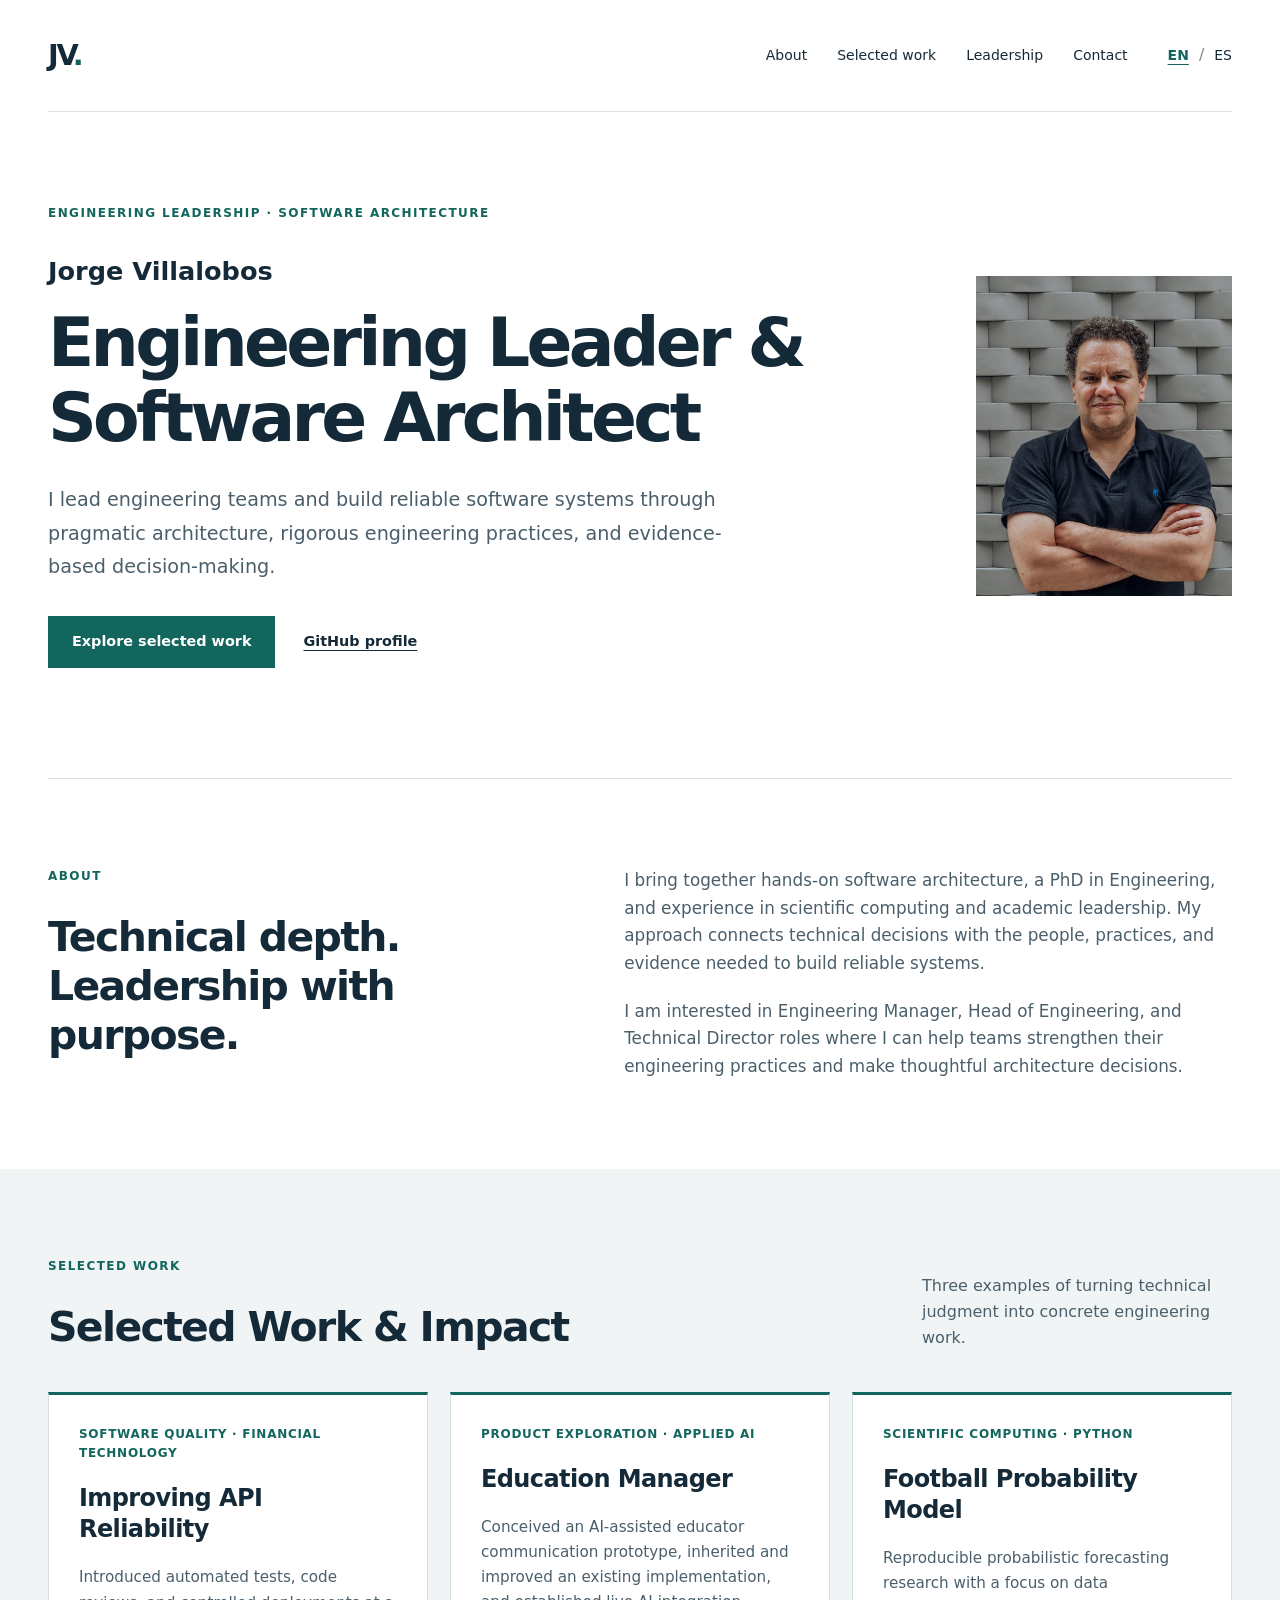
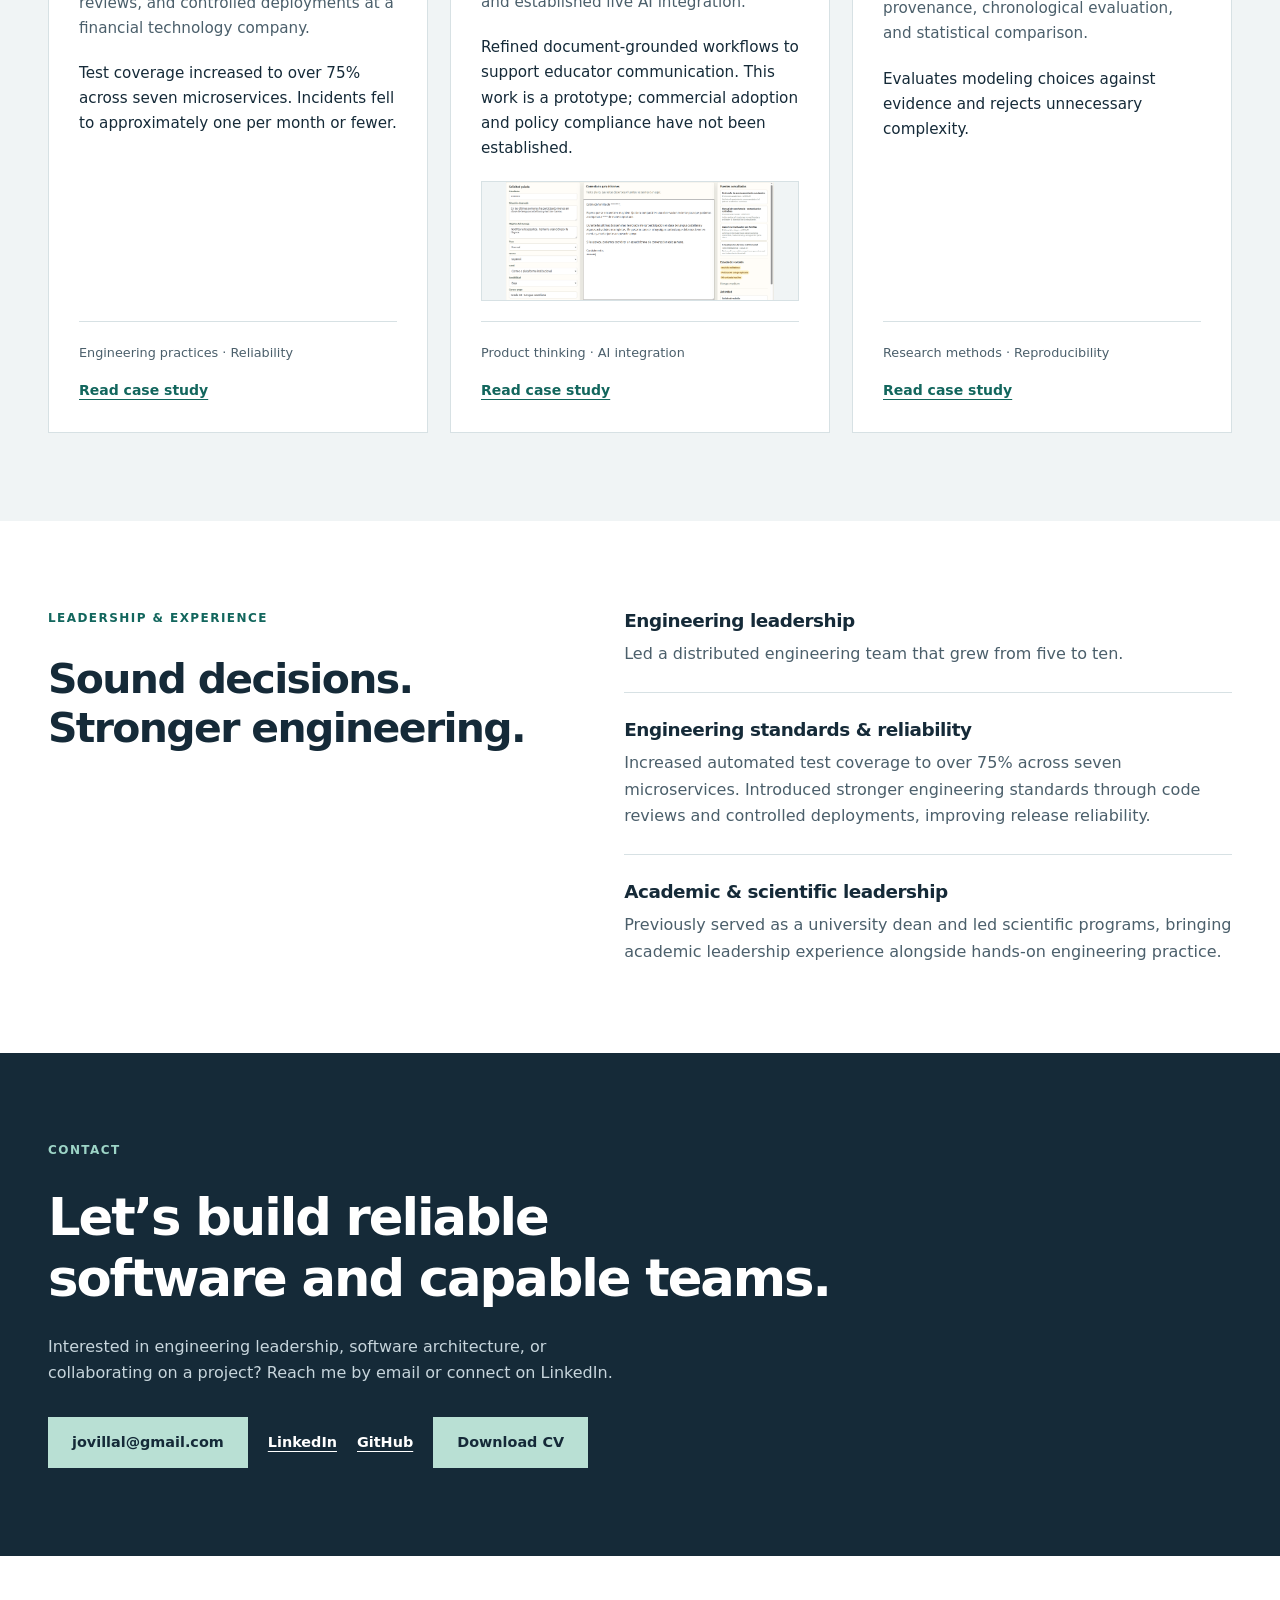
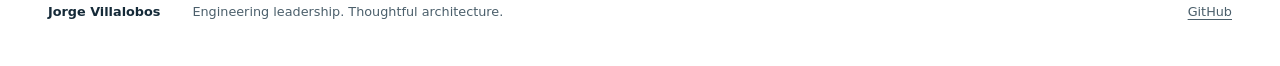
<file: index.html>
<!doctype html>
<html lang="en">
<head>
  <meta charset="utf-8">
  <meta name="viewport" content="width=device-width, initial-scale=1">
  <meta name="description" content="Engineering leadership and pragmatic software architecture. Selected work by Jorge Villalobos in API reliability, AI-assisted education, and probabilistic forecasting.">
  <meta name="color-scheme" content="light">
  <title>Jorge Villalobos — Engineering Leader & Software Architect</title>
  <link rel="alternate" hreflang="en" href="./">
  <link rel="alternate" hreflang="es" href="es/">
  <link rel="icon" type="image/svg+xml" href="assets/favicon.svg">
  <link rel="stylesheet" href="assets/styles.css">
</head>
<body>
  <a class="skip-link" href="#main">Skip to content</a>
  <header class="site-header container">
    <a class="wordmark" href="./" aria-label="Jorge Villalobos">JV<span aria-hidden="true">.</span></a>
    <nav class="main-nav" aria-label="Main navigation"><a href="#about">About</a><a href="#work">Selected work</a><a href="#leadership">Leadership</a><a href="#contact">Contact</a></nav>
    <nav class="language-nav" aria-label="Language"><a href="./" lang="en" hreflang="en" aria-label="English" aria-current="page">EN</a><span aria-hidden="true">/</span><a href="es/" lang="es" hreflang="es" aria-label="Español" >ES</a></nav>
  </header>
  <main id="main" tabindex="-1">
    <section class="hero hero--portrait container" aria-labelledby="hero-title">
      <div class="hero-copy">
        <p class="eyebrow">Engineering leadership · Software architecture</p>
        <p class="hero-name">Jorge Villalobos</p>
        <h1 id="hero-title">Engineering <span class="keep-together">Leader &amp;</span><br>Software Architect</h1>
        <p class="hero-intro">I lead engineering teams and build reliable software systems through pragmatic architecture, rigorous engineering practices, and evidence-based decision-making.</p>
        <div class="hero-actions"><a class="button" href="#work">Explore selected work</a><a class="text-link" href="https://github.com/jovillal">GitHub profile</a></div>
      </div>
      <img class="hero-portrait" src="assets/images/jorge-villalobos-portrait.webp" width="960" height="1200" alt="Portrait of Jorge Villalobos">
    </section>
    <section class="about section container" id="about" aria-labelledby="about-title">
      <div><p class="eyebrow">About</p><h2 id="about-title">Technical depth.<br>Leadership with purpose.</h2></div>
      <div class="section-copy"><p>I bring together hands-on software architecture, a PhD in Engineering, and experience in scientific computing and academic leadership. My approach connects technical decisions with the people, practices, and evidence needed to build reliable systems.</p><p>I am interested in Engineering Manager, Head of Engineering, and Technical Director roles where I can help teams strengthen their engineering practices and make thoughtful architecture decisions.</p></div>
    </section>
    <section class="work-section" id="work" aria-labelledby="work-title"><div class="container section">
      <div class="section-heading"><div><p class="eyebrow">Selected work</p><h2 id="work-title">Selected Work &amp; Impact</h2></div><p>Three examples of turning technical judgment into concrete engineering work.</p></div>
      <div class="project-grid"><article class="project"><p class="eyebrow">Software quality · Financial technology</p><h3>Improving API Reliability</h3><p>Introduced automated tests, code reviews, and controlled deployments at a financial technology company.</p><p class="outcome">Test coverage increased to over 75% across seven microservices. Incidents fell to approximately one per month or fewer.</p><div class="project-footer"><span>Engineering practices · Reliability</span><a class="project-link" href="case-studies/api-reliability/">Read case study</a></div></article><article class="project"><p class="eyebrow">Product exploration · Applied AI</p><h3>Education Manager</h3><p>Conceived an AI-assisted educator communication prototype, inherited and improved an existing implementation, and established live AI integration.</p><p class="outcome">Refined document-grounded workflows to support educator communication. This work is a prototype; commercial adoption and policy compliance have not been established.</p><a class="project-preview" href="assets/images/education-manager-workflow.png" aria-label="Open full-resolution Education Manager screenshot (Spanish interface)"><img src="assets/images/education-manager-workflow.png" width="1587" height="698" loading="lazy" alt="Spanish-language Education Manager interface showing a guided educator request, a draft message to a student’s family, and consulted institutional sources."></a><div class="project-footer"><span>Product thinking · AI integration</span><a class="project-link" href="case-studies/education-manager/">Read case study</a></div></article><article class="project"><p class="eyebrow">Scientific computing · Python</p><h3>Football Probability Model</h3><p>Reproducible probabilistic forecasting research with a focus on data provenance, chronological evaluation, and statistical comparison.</p><p class="outcome">Evaluates modeling choices against evidence and rejects unnecessary complexity.</p><div class="project-footer"><span>Research methods · Reproducibility</span><a class="project-link" href="case-studies/football-probability-model/">Read case study</a></div></article></div>
    </div></section>
    <section class="leadership section container" id="leadership" aria-labelledby="leadership-title">
      <div><p class="eyebrow">Leadership & experience</p><h2 id="leadership-title">Sound decisions.<br>Stronger engineering.</h2></div><div><div class="leadership-item"><h3>Engineering leadership</h3><p>Led a distributed engineering team that grew from five to ten.</p></div><div class="leadership-item"><h3>Engineering standards &amp; reliability</h3><p>Increased automated test coverage to over 75% across seven microservices. Introduced stronger engineering standards through code reviews and controlled deployments, improving release reliability.</p></div><div class="leadership-item"><h3>Academic &amp; scientific leadership</h3><p>Previously served as a university dean and led scientific programs, bringing academic leadership experience alongside hands-on engineering practice.</p></div></div>
    </section>
    <section class="contact" id="contact" aria-labelledby="contact-title"><div class="container section"><p class="eyebrow">Contact</p><h2 id="contact-title">Let’s build reliable<br> software and capable teams.</h2><p>Interested in engineering leadership, software architecture, or collaborating on a project? Reach me by email or connect on LinkedIn.</p><nav class="contact-links" aria-label="Contact links"><a class="button" href="mailto:jovillal@gmail.com">jovillal@gmail.com</a><a class="text-link" href="https://www.linkedin.com/in/jorge-villalobos-duran/">LinkedIn</a><a class="text-link" href="https://github.com/jovillal">GitHub</a><a class="button" href="assets/cv/Jorge_Villalobos_CV_Portfolio_EN.pdf" download>Download CV</a></nav></div></section>
  </main>
  <footer class="site-footer container"><span>Jorge Villalobos</span><p>Engineering leadership. Thoughtful architecture.</p><a href="https://github.com/jovillal">GitHub</a></footer>
</body>
</html>
</file>
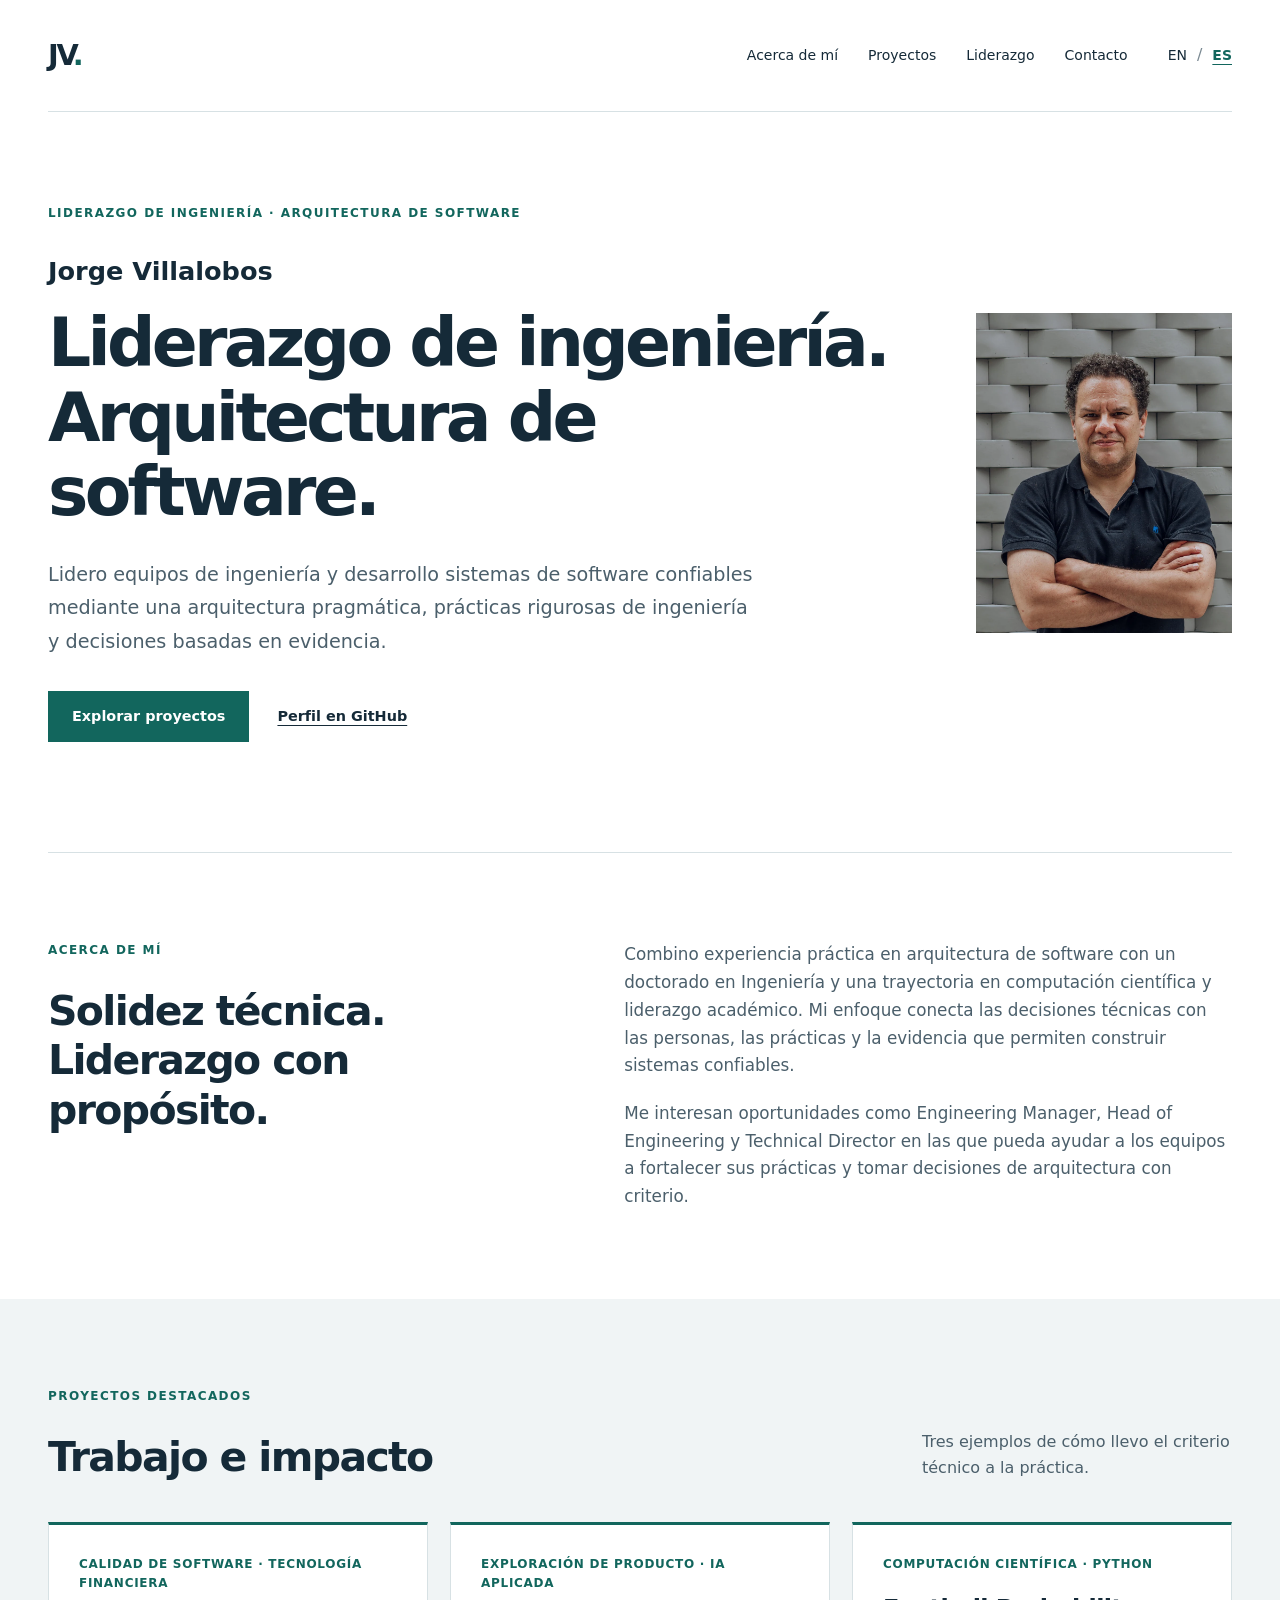
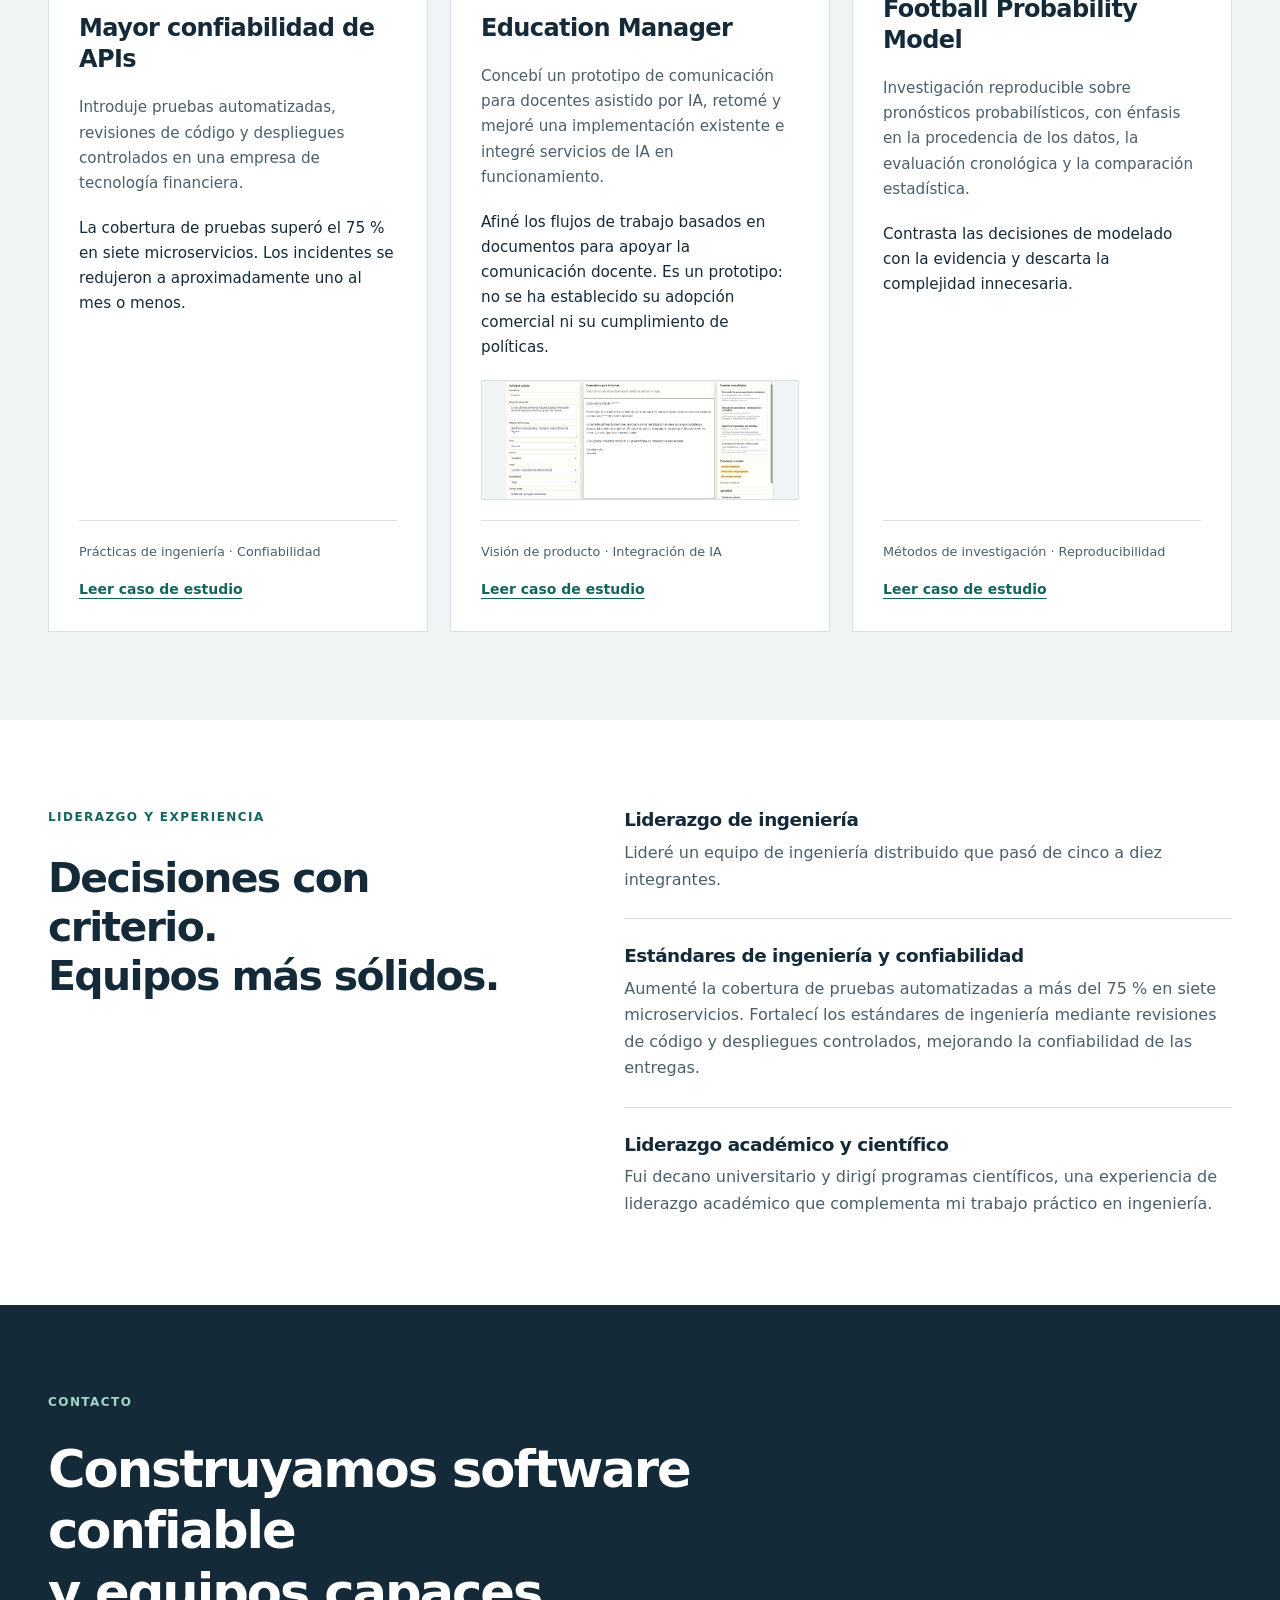
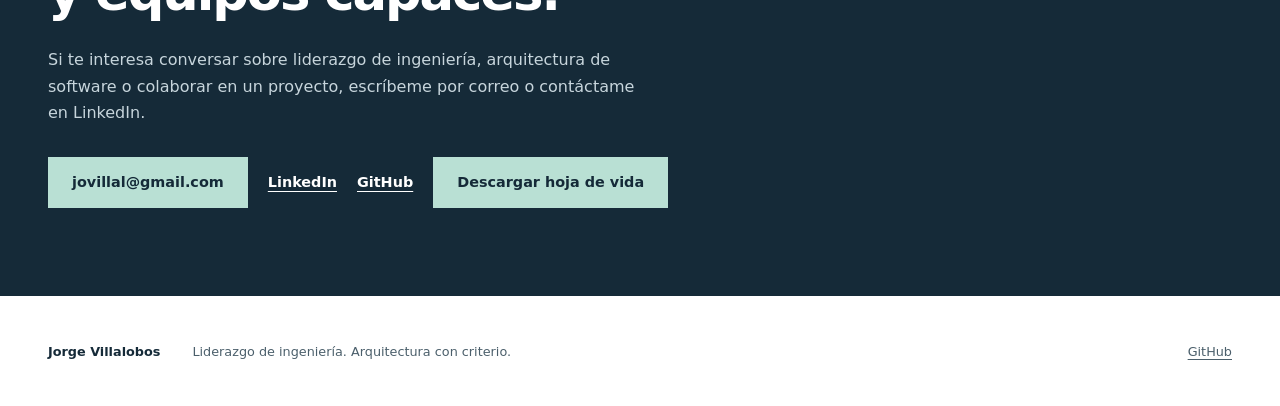
<file: es/index.html>
<!doctype html>
<html lang="es">
<head>
  <meta charset="utf-8">
  <meta name="viewport" content="width=device-width, initial-scale=1">
  <meta name="description" content="Liderazgo de equipos y arquitectura de software con criterio práctico. Proyectos de Jorge Villalobos en confiabilidad de APIs, IA para educación y pronósticos probabilísticos.">
  <meta name="color-scheme" content="light">
  <title>Jorge Villalobos — Liderazgo de ingeniería y arquitectura de software</title>
  <link rel="alternate" hreflang="en" href=".././">
  <link rel="alternate" hreflang="es" href="../es/">
  <link rel="icon" type="image/svg+xml" href="../assets/favicon.svg">
  <link rel="stylesheet" href="../assets/styles.css">
</head>
<body>
  <a class="skip-link" href="#main">Ir al contenido</a>
  <header class="site-header container">
    <a class="wordmark" href="../" aria-label="Jorge Villalobos">JV<span aria-hidden="true">.</span></a>
    <nav class="main-nav" aria-label="Navegación principal"><a href="#about">Acerca de mí</a><a href="#work">Proyectos</a><a href="#leadership">Liderazgo</a><a href="#contact">Contacto</a></nav>
    <nav class="language-nav" aria-label="Idioma"><a href=".././" lang="en" hreflang="en" aria-label="English" >EN</a><span aria-hidden="true">/</span><a href="../es/" lang="es" hreflang="es" aria-label="Español" aria-current="page">ES</a></nav>
  </header>
  <main id="main" tabindex="-1">
    <section class="hero hero--portrait container" aria-labelledby="hero-title">
      <div class="hero-copy">
        <p class="eyebrow">Liderazgo de ingeniería · Arquitectura de software</p>
        <p class="hero-name">Jorge Villalobos</p>
        <h1 id="hero-title">Liderazgo de ingeniería.<br>Arquitectura de software.</h1>
        <p class="hero-intro">Lidero equipos de ingeniería y desarrollo sistemas de software confiables mediante una arquitectura pragmática, prácticas rigurosas de ingeniería y decisiones basadas en evidencia.</p>
        <div class="hero-actions"><a class="button" href="#work">Explorar proyectos</a><a class="text-link" href="https://github.com/jovillal">Perfil en GitHub</a></div>
      </div>
      <img class="hero-portrait" src="../assets/images/jorge-villalobos-portrait.webp" width="960" height="1200" alt="Retrato de Jorge Villalobos">
    </section>
    <section class="about section container" id="about" aria-labelledby="about-title">
      <div><p class="eyebrow">Acerca de mí</p><h2 id="about-title">Solidez técnica.<br>Liderazgo con propósito.</h2></div>
      <div class="section-copy"><p>Combino experiencia práctica en arquitectura de software con un doctorado en Ingeniería y una trayectoria en computación científica y liderazgo académico. Mi enfoque conecta las decisiones técnicas con las personas, las prácticas y la evidencia que permiten construir sistemas confiables.</p><p>Me interesan oportunidades como Engineering Manager, Head of Engineering y Technical Director en las que pueda ayudar a los equipos a fortalecer sus prácticas y tomar decisiones de arquitectura con criterio.</p></div>
    </section>
    <section class="work-section" id="work" aria-labelledby="work-title"><div class="container section">
      <div class="section-heading"><div><p class="eyebrow">Proyectos destacados</p><h2 id="work-title">Trabajo e impacto</h2></div><p>Tres ejemplos de cómo llevo el criterio técnico a la práctica.</p></div>
      <div class="project-grid"><article class="project"><p class="eyebrow">Calidad de software · Tecnología financiera</p><h3>Mayor confiabilidad de APIs</h3><p>Introduje pruebas automatizadas, revisiones de código y despliegues controlados en una empresa de tecnología financiera.</p><p class="outcome">La cobertura de pruebas superó el 75 % en siete microservicios. Los incidentes se redujeron a aproximadamente uno al mes o menos.</p><div class="project-footer"><span>Prácticas de ingeniería · Confiabilidad</span><a class="project-link" href="casos/confiabilidad-api/">Leer caso de estudio</a></div></article><article class="project"><p class="eyebrow">Exploración de producto · IA aplicada</p><h3>Education Manager</h3><p>Concebí un prototipo de comunicación para docentes asistido por IA, retomé y mejoré una implementación existente e integré servicios de IA en funcionamiento.</p><p class="outcome">Afiné los flujos de trabajo basados en documentos para apoyar la comunicación docente. Es un prototipo: no se ha establecido su adopción comercial ni su cumplimiento de políticas.</p><a class="project-preview" href="../assets/images/education-manager-workflow.png" aria-label="Abrir captura de Education Manager en resolución completa (interfaz en español)"><img src="../assets/images/education-manager-workflow.png" width="1587" height="698" loading="lazy" alt="Interfaz de Education Manager en español con una solicitud guiada del docente, un borrador de mensaje para la familia de un estudiante y las fuentes institucionales consultadas."></a><div class="project-footer"><span>Visión de producto · Integración de IA</span><a class="project-link" href="casos/education-manager/">Leer caso de estudio</a></div></article><article class="project"><p class="eyebrow">Computación científica · Python</p><h3>Football Probability Model</h3><p>Investigación reproducible sobre pronósticos probabilísticos, con énfasis en la procedencia de los datos, la evaluación cronológica y la comparación estadística.</p><p class="outcome">Contrasta las decisiones de modelado con la evidencia y descarta la complejidad innecesaria.</p><div class="project-footer"><span>Métodos de investigación · Reproducibilidad</span><a class="project-link" href="casos/football-probability-model/">Leer caso de estudio</a></div></article></div>
    </div></section>
    <section class="leadership section container" id="leadership" aria-labelledby="leadership-title">
      <div><p class="eyebrow">Liderazgo y experiencia</p><h2 id="leadership-title">Decisiones con criterio.<br>Equipos más sólidos.</h2></div><div><div class="leadership-item"><h3>Liderazgo de ingeniería</h3><p>Lideré un equipo de ingeniería distribuido que pasó de cinco a diez integrantes.</p></div><div class="leadership-item"><h3>Estándares de ingeniería y confiabilidad</h3><p>Aumenté la cobertura de pruebas automatizadas a más del 75 % en siete microservicios. Fortalecí los estándares de ingeniería mediante revisiones de código y despliegues controlados, mejorando la confiabilidad de las entregas.</p></div><div class="leadership-item"><h3>Liderazgo académico y científico</h3><p>Fui decano universitario y dirigí programas científicos, una experiencia de liderazgo académico que complementa mi trabajo práctico en ingeniería.</p></div></div>
    </section>
    <section class="contact" id="contact" aria-labelledby="contact-title"><div class="container section"><p class="eyebrow">Contacto</p><h2 id="contact-title">Construyamos software confiable<br> y equipos capaces.</h2><p>Si te interesa conversar sobre liderazgo de ingeniería, arquitectura de software o colaborar en un proyecto, escríbeme por correo o contáctame en LinkedIn.</p><nav class="contact-links" aria-label="Enlaces de contacto"><a class="button" href="mailto:jovillal@gmail.com">jovillal@gmail.com</a><a class="text-link" href="https://www.linkedin.com/in/jorge-villalobos-duran/">LinkedIn</a><a class="text-link" href="https://github.com/jovillal">GitHub</a><a class="button" href="../assets/cv/Jorge_Villalobos_CV_Portfolio_ES.pdf" download>Descargar hoja de vida</a></nav></div></section>
  </main>
  <footer class="site-footer container"><span>Jorge Villalobos</span><p>Liderazgo de ingeniería. Arquitectura con criterio.</p><a href="https://github.com/jovillal">GitHub</a></footer>
</body>
</html>
</file>
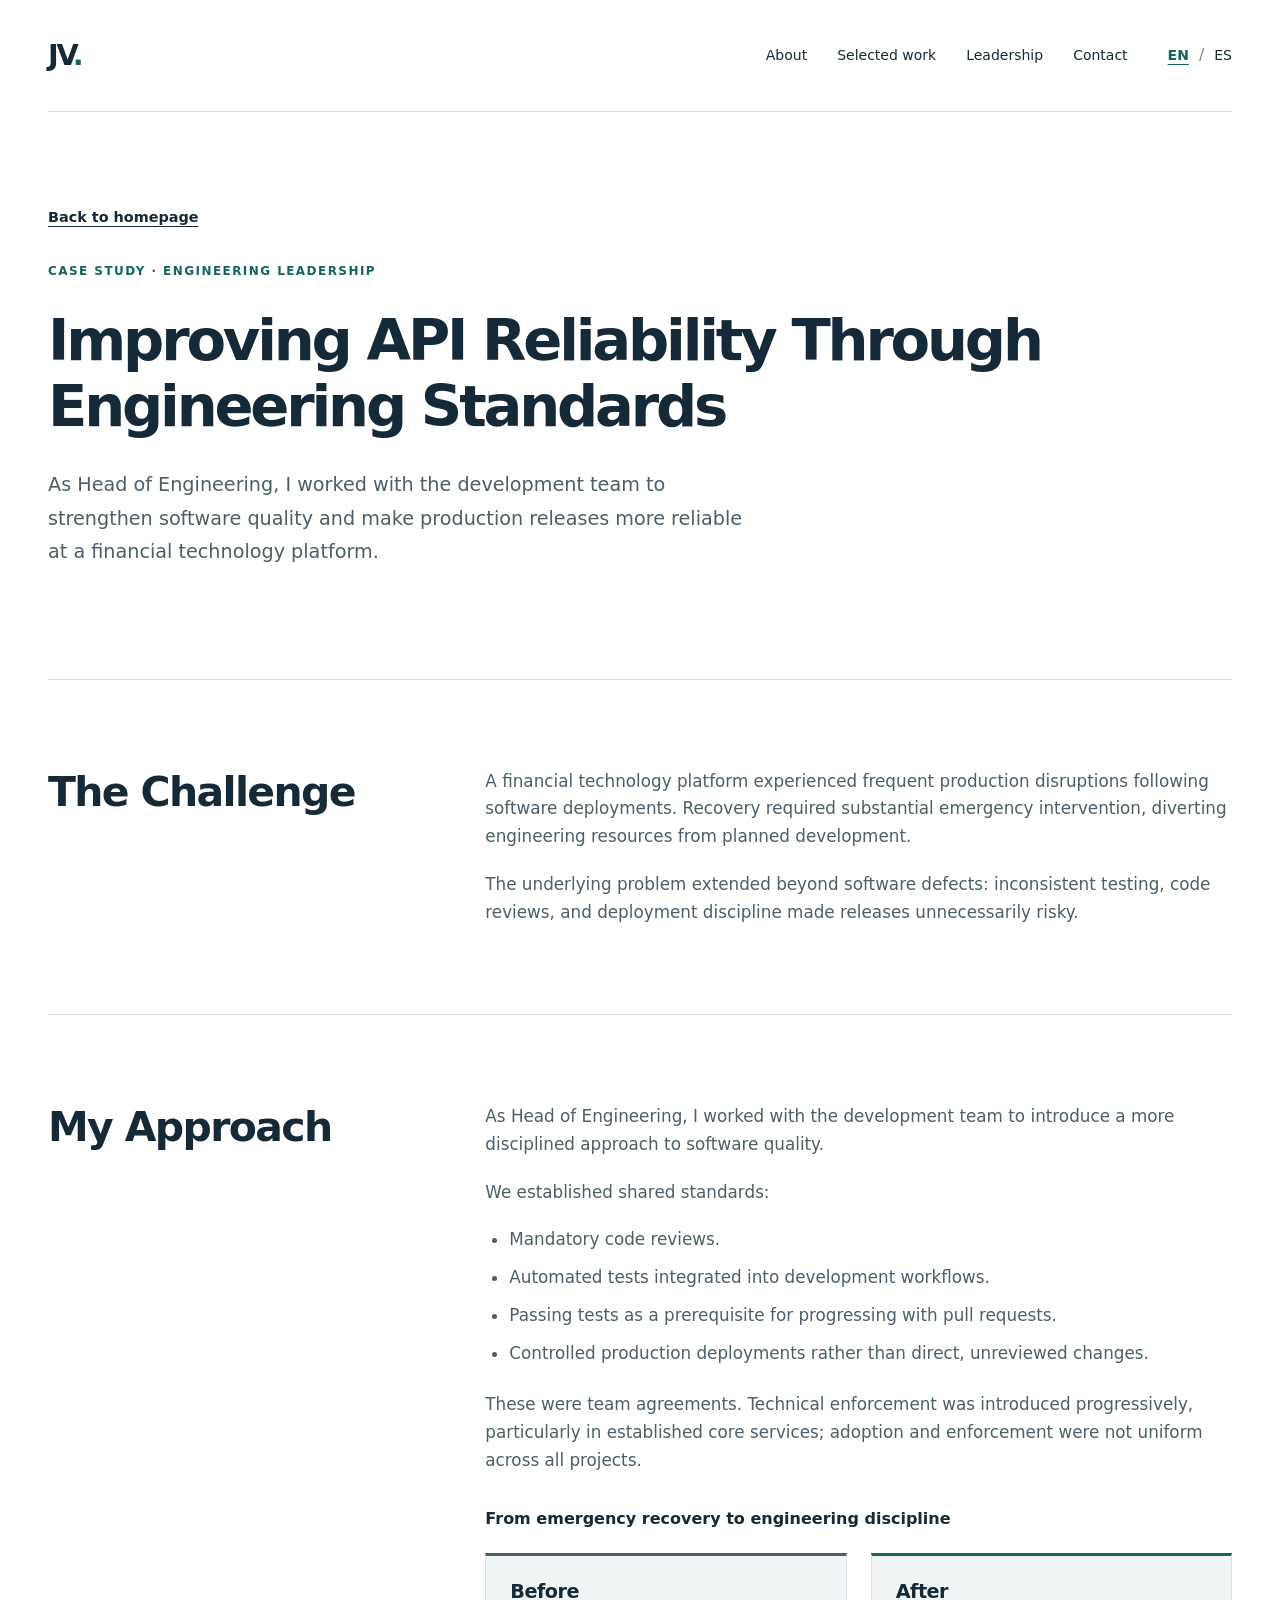
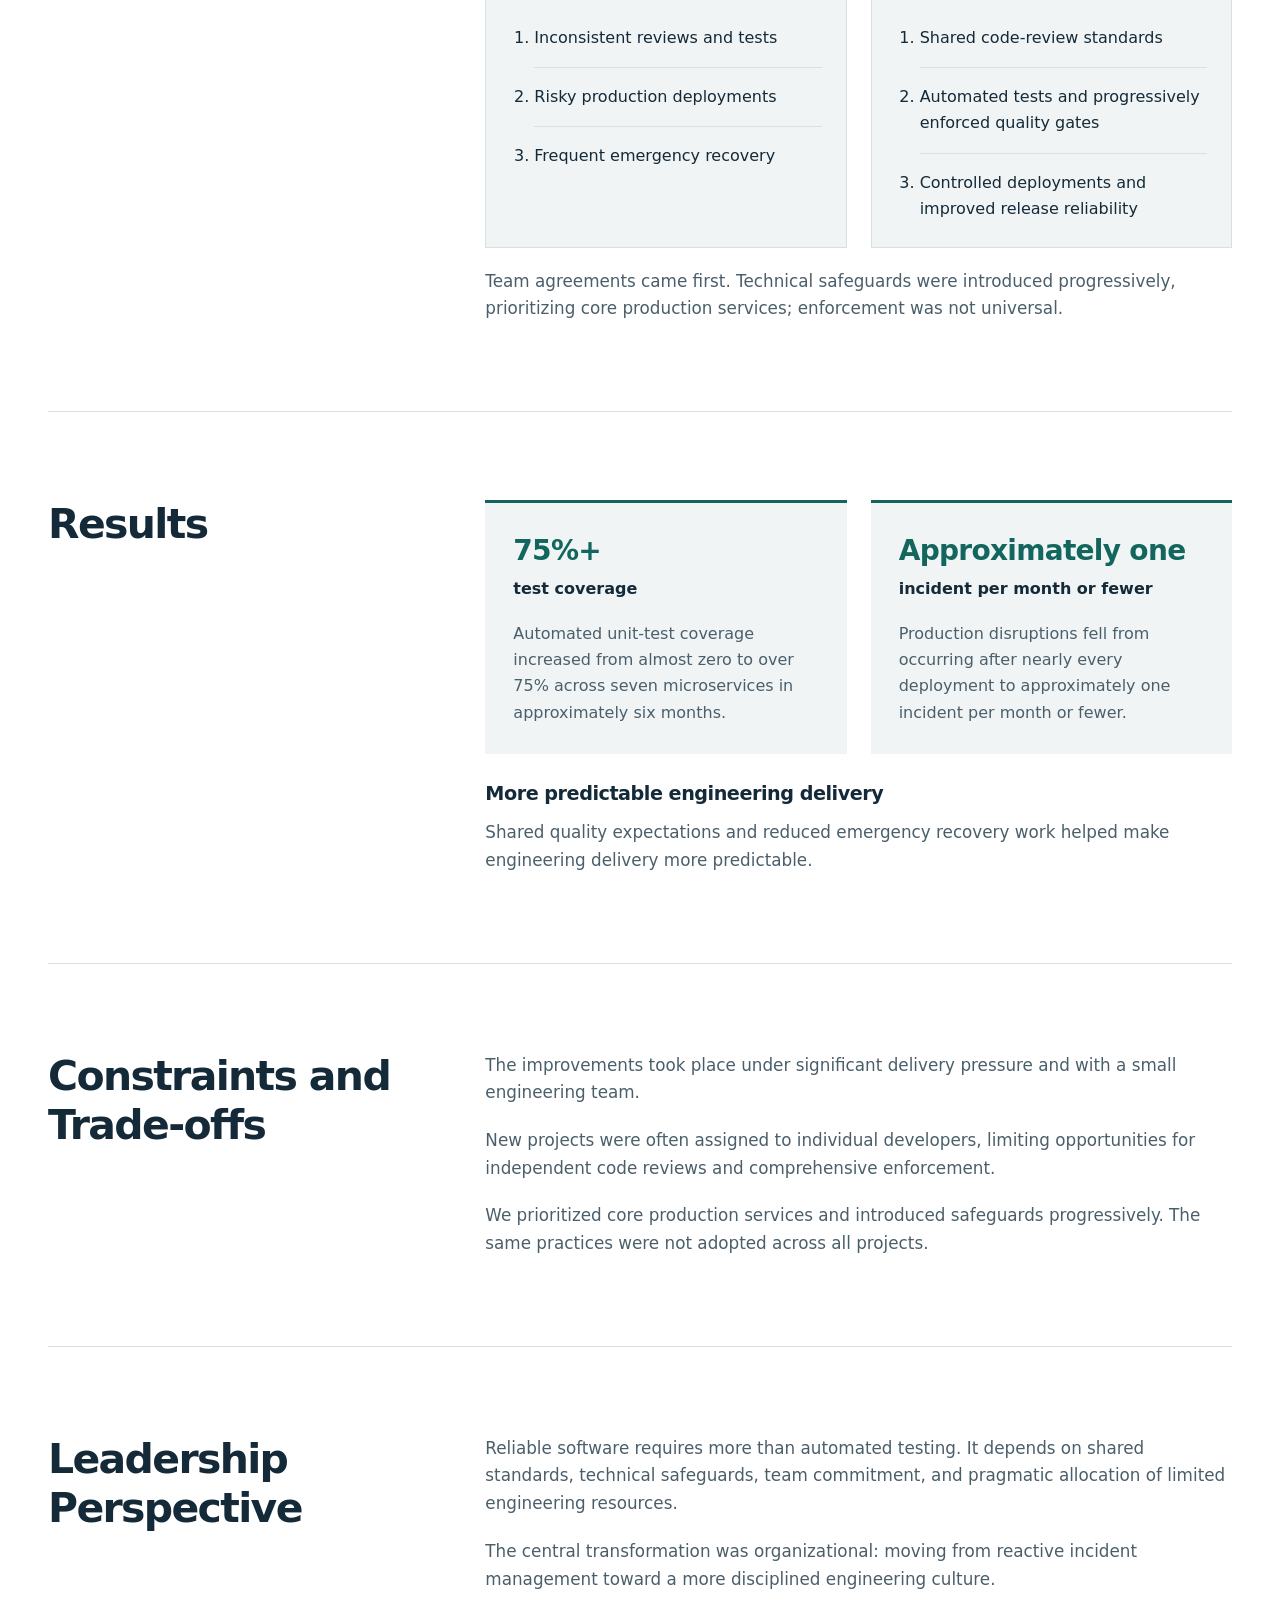
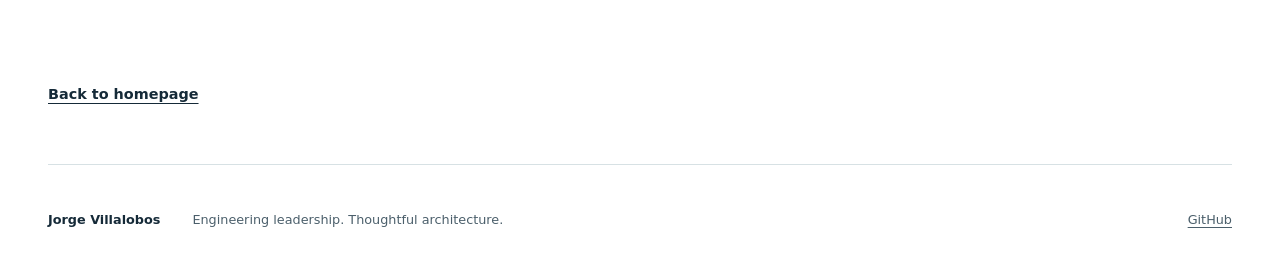
<file: case-studies/api-reliability/index.html>
<!doctype html>
<html lang="en">
<head>
  <meta charset="utf-8">
  <meta name="viewport" content="width=device-width, initial-scale=1">
  <meta name="description" content="How shared engineering standards and progressively enforced safeguards improved API reliability: over 75% unit-test coverage across seven microservices and fewer production incidents.">
  <meta name="color-scheme" content="light">
  <title>Improving API Reliability Through Engineering Standards — Jorge Villalobos</title>
  <link rel="alternate" hreflang="en" href="./">
  <link rel="alternate" hreflang="es" href="../../es/casos/confiabilidad-api/">
  <link rel="icon" type="image/svg+xml" href="../../assets/favicon.svg">
  <link rel="stylesheet" href="../../assets/styles.css">
</head>
<body>
  <a class="skip-link" href="#main">Skip to content</a>
  <header class="site-header container">
    <a class="wordmark" href="../../" aria-label="Jorge Villalobos">JV<span aria-hidden="true">.</span></a>
    <nav class="main-nav" aria-label="Main navigation"><a href="../../#about">About</a><a href="../../#work">Selected work</a><a href="../../#leadership">Leadership</a><a href="../../#contact">Contact</a></nav>
    <nav class="language-nav" aria-label="Language"><a href="./" lang="en" hreflang="en" aria-label="English" aria-current="page">EN</a><span aria-hidden="true">/</span><a href="../../es/casos/confiabilidad-api/" lang="es" hreflang="es" aria-label="Español">ES</a></nav>
  </header>
  <main id="main" tabindex="-1">
    <article class="case-study" aria-labelledby="case-title">
      <header class="hero container">
        <a class="text-link case-back" href="../../">Back to homepage</a>
        <p class="eyebrow">Case study · Engineering leadership</p>
        <h1 id="case-title">Improving API Reliability Through Engineering Standards</h1>
        <p class="hero-intro">As Head of Engineering, I worked with the development team to strengthen software quality and make production releases more reliable at a financial technology platform.</p>
      </header>
      <section class="case-section section container" aria-labelledby="challenge-title">
        <h2 id="challenge-title">The Challenge</h2>
        <div class="section-copy"><p>A financial technology platform experienced frequent production disruptions following software deployments. Recovery required substantial emergency intervention, diverting engineering resources from planned development.</p>
          <p>The underlying problem extended beyond software defects: inconsistent testing, code reviews, and deployment discipline made releases unnecessarily risky.</p></div>
      </section>
      <section class="case-section section container" aria-labelledby="approach-title">
        <h2 id="approach-title">My Approach</h2>
        <div class="section-copy"><p>As Head of Engineering, I worked with the development team to introduce a more disciplined approach to software quality.</p>
          <p>We established shared standards:</p>
          <ul>
            <li>Mandatory code reviews.</li>
            <li>Automated tests integrated into development workflows.</li>
            <li>Passing tests as a prerequisite for progressing with pull requests.</li>
            <li>Controlled production deployments rather than direct, unreviewed changes.</li>
          </ul>
          <p>These were team agreements. Technical enforcement was introduced progressively, particularly in established core services; adoption and enforcement were not uniform across all projects.</p>
          <figure class="process-illustration" aria-labelledby="process-caption">
            <figcaption id="process-caption">From emergency recovery to engineering discipline</figcaption>
            <div class="process-comparison">
              <div class="process-panel">
                <h3>Before</h3>
                <ol><li>Inconsistent reviews and tests</li><li>Risky production deployments</li><li>Frequent emergency recovery</li></ol>
              </div>
              <div class="process-panel">
                <h3>After</h3>
                <ol><li>Shared code-review standards</li><li>Automated tests and progressively enforced quality gates</li><li>Controlled deployments and improved release reliability</li></ol>
              </div>
            </div>
            <p>Team agreements came first. Technical safeguards were introduced progressively, prioritizing core production services; enforcement was not universal.</p>
          </figure></div>
      </section>
      <section class="case-section section container" aria-labelledby="results-title">
        <h2 id="results-title">Results</h2>
        <div class="section-copy"><dl class="case-metrics">
            <div><dt><strong>75%+</strong> test coverage</dt><dd>Automated unit-test coverage increased from almost zero to over 75% across seven microservices in approximately six months.</dd></div>
            <div><dt><strong>Approximately one</strong> incident per month or fewer</dt><dd>Production disruptions fell from occurring after nearly every deployment to approximately one incident per month or fewer.</dd></div>
          </dl>
          <h3>More predictable engineering delivery</h3>
          <p>Shared quality expectations and reduced emergency recovery work helped make engineering delivery more predictable.</p></div>
      </section>
      <section class="case-section section container" aria-labelledby="constraints-title">
        <h2 id="constraints-title">Constraints and Trade-offs</h2>
        <div class="section-copy"><p>The improvements took place under significant delivery pressure and with a small engineering team.</p>
          <p>New projects were often assigned to individual developers, limiting opportunities for independent code reviews and comprehensive enforcement.</p>
          <p>We prioritized core production services and introduced safeguards progressively. The same practices were not adopted across all projects.</p></div>
      </section>
      <section class="case-section section container" aria-labelledby="perspective-title">
        <h2 id="perspective-title">Leadership Perspective</h2>
        <div class="section-copy"><p>Reliable software requires more than automated testing. It depends on shared standards, technical safeguards, team commitment, and pragmatic allocation of limited engineering resources.</p>
          <p>The central transformation was organizational: moving from reactive incident management toward a more disciplined engineering culture.</p></div>
      </section>
      <div class="case-return container"><a class="text-link" href="../../">Back to homepage</a></div>
    </article>
  </main>
  <footer class="site-footer container"><span>Jorge Villalobos</span><p>Engineering leadership. Thoughtful architecture.</p><a href="https://github.com/jovillal">GitHub</a></footer>
</body>
</html>
</file>
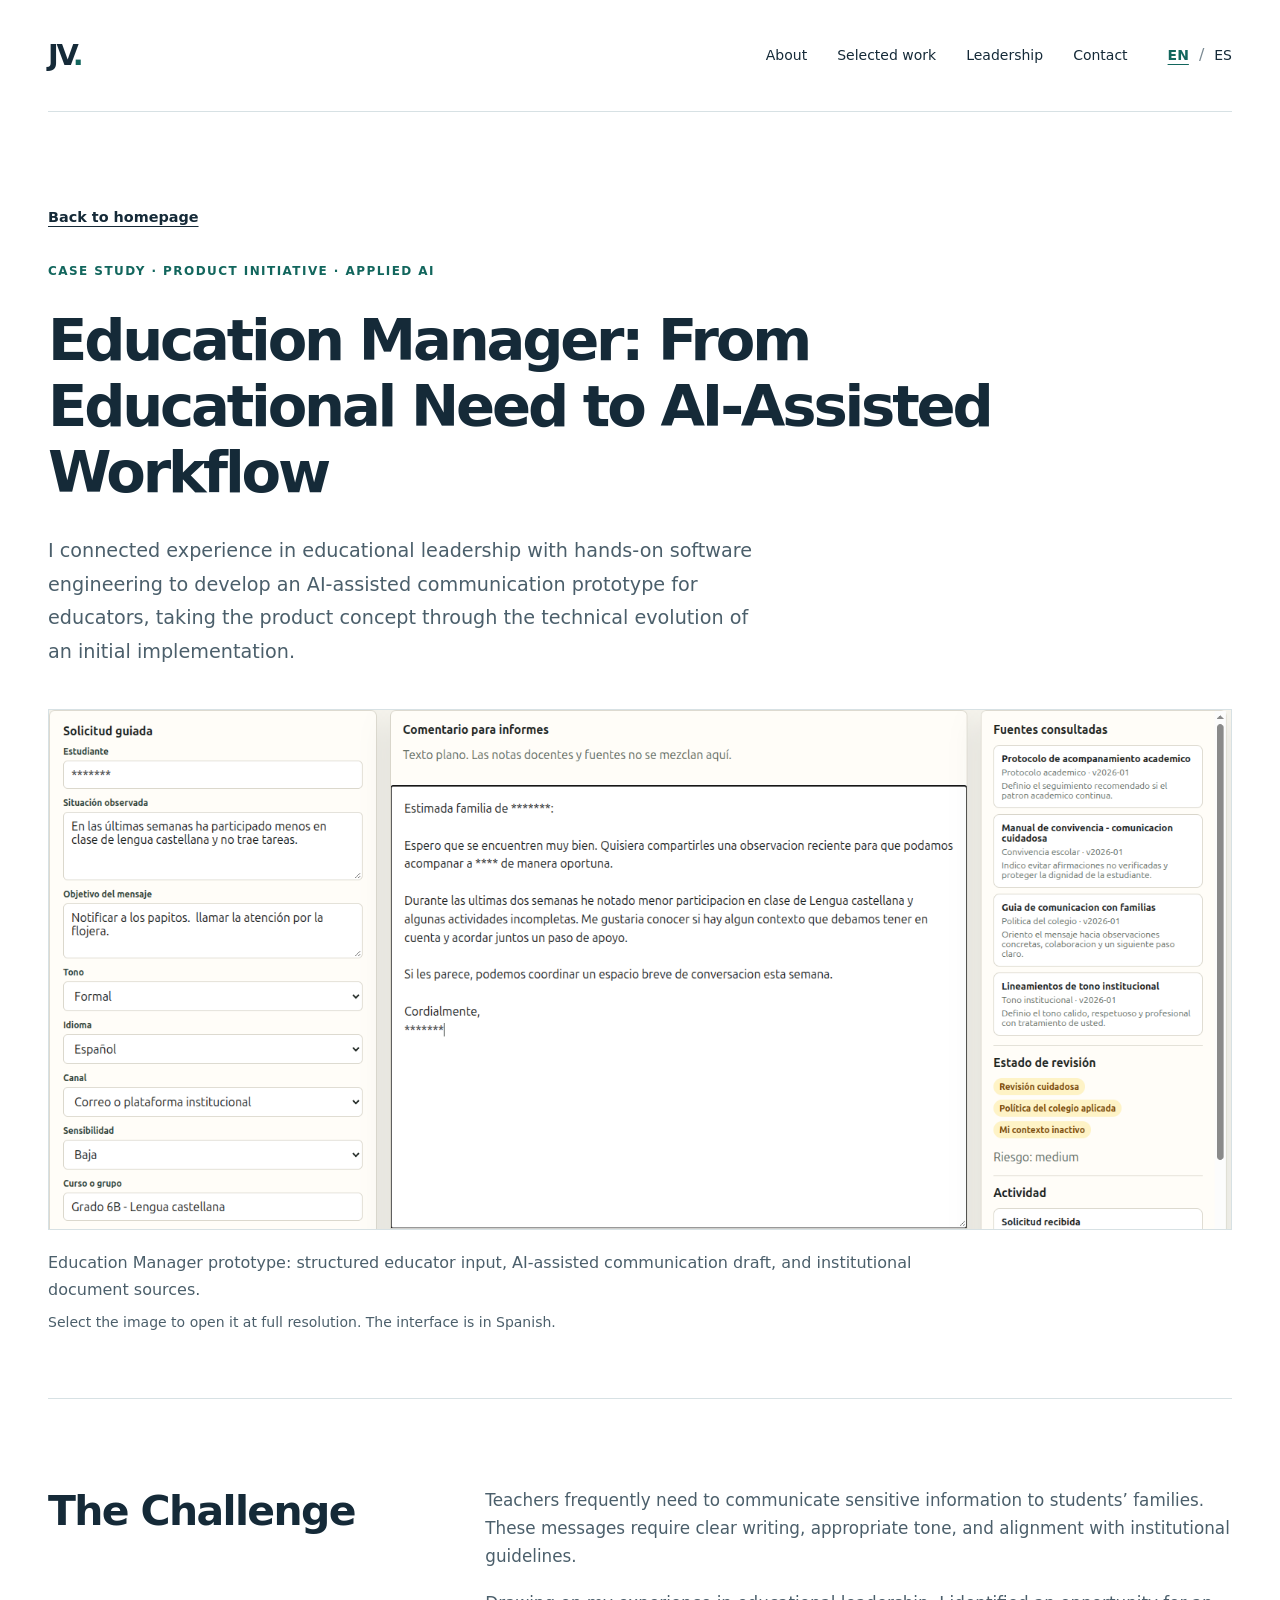
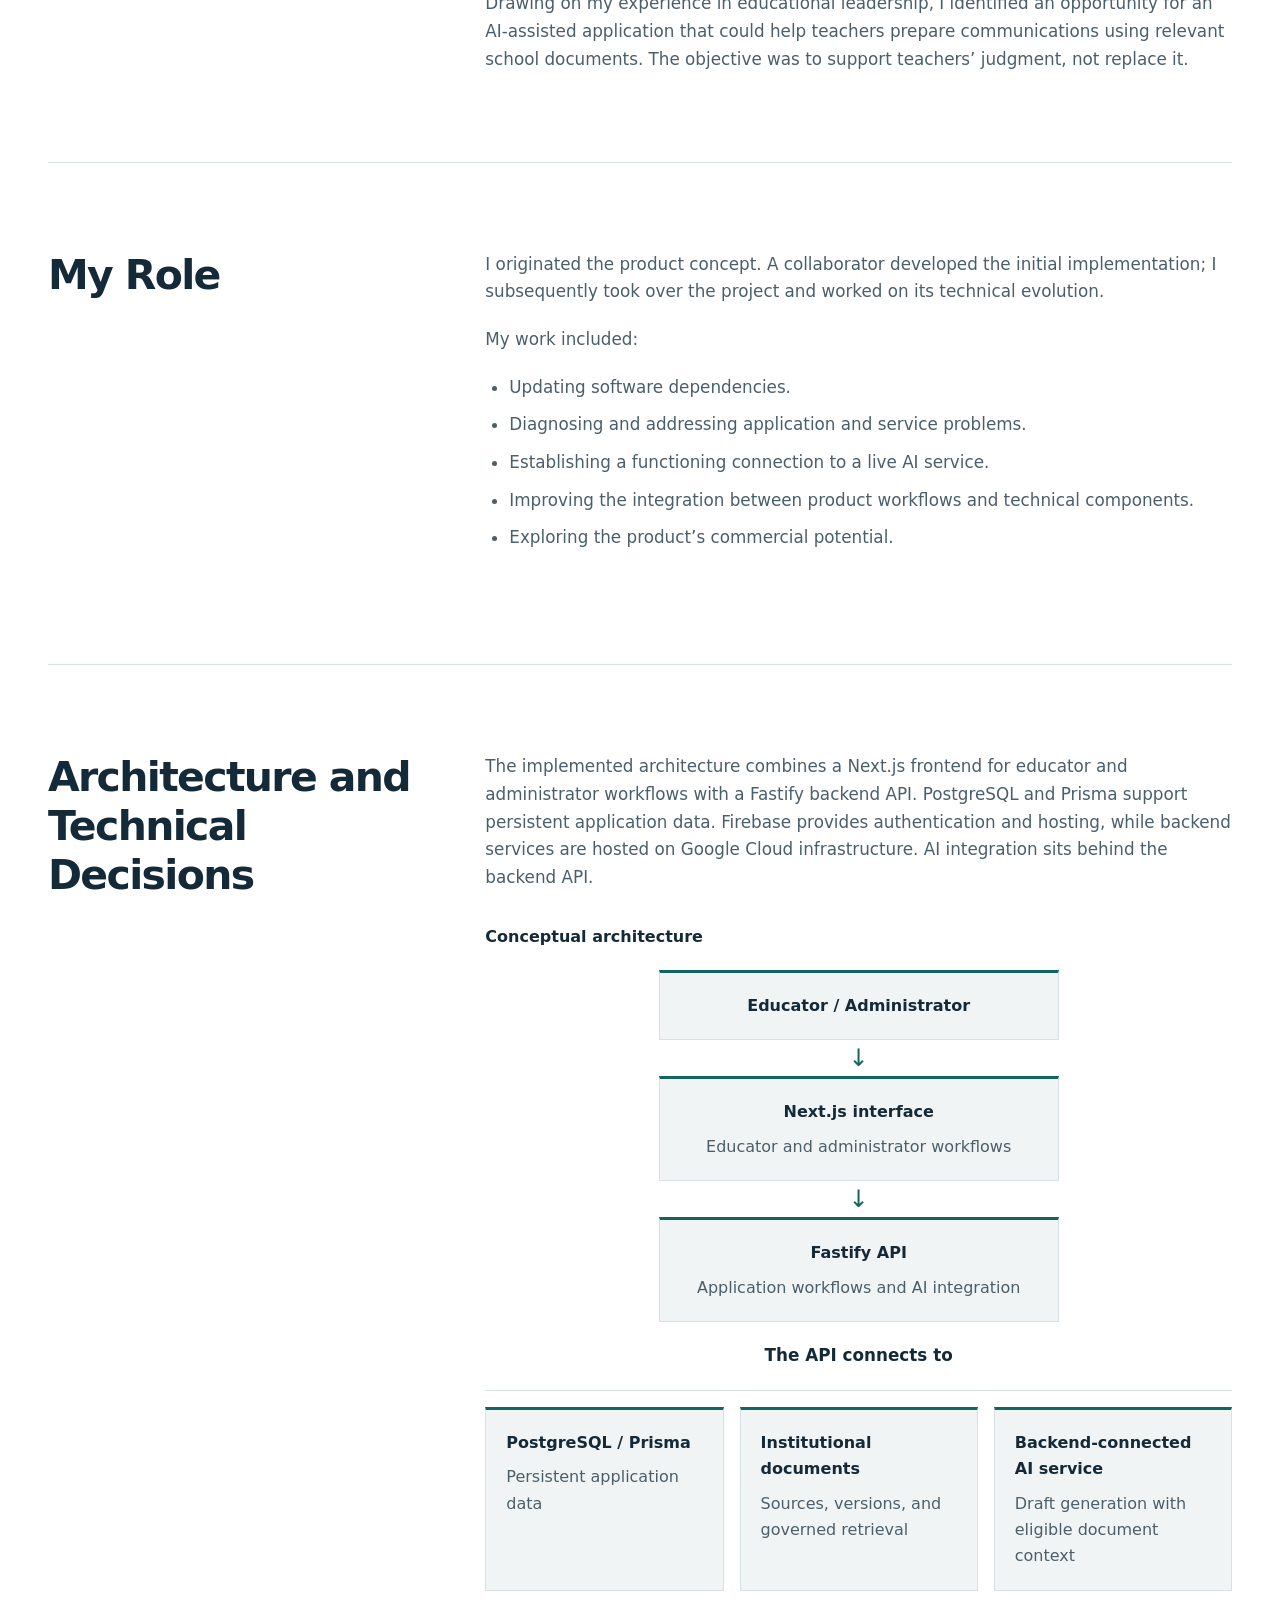
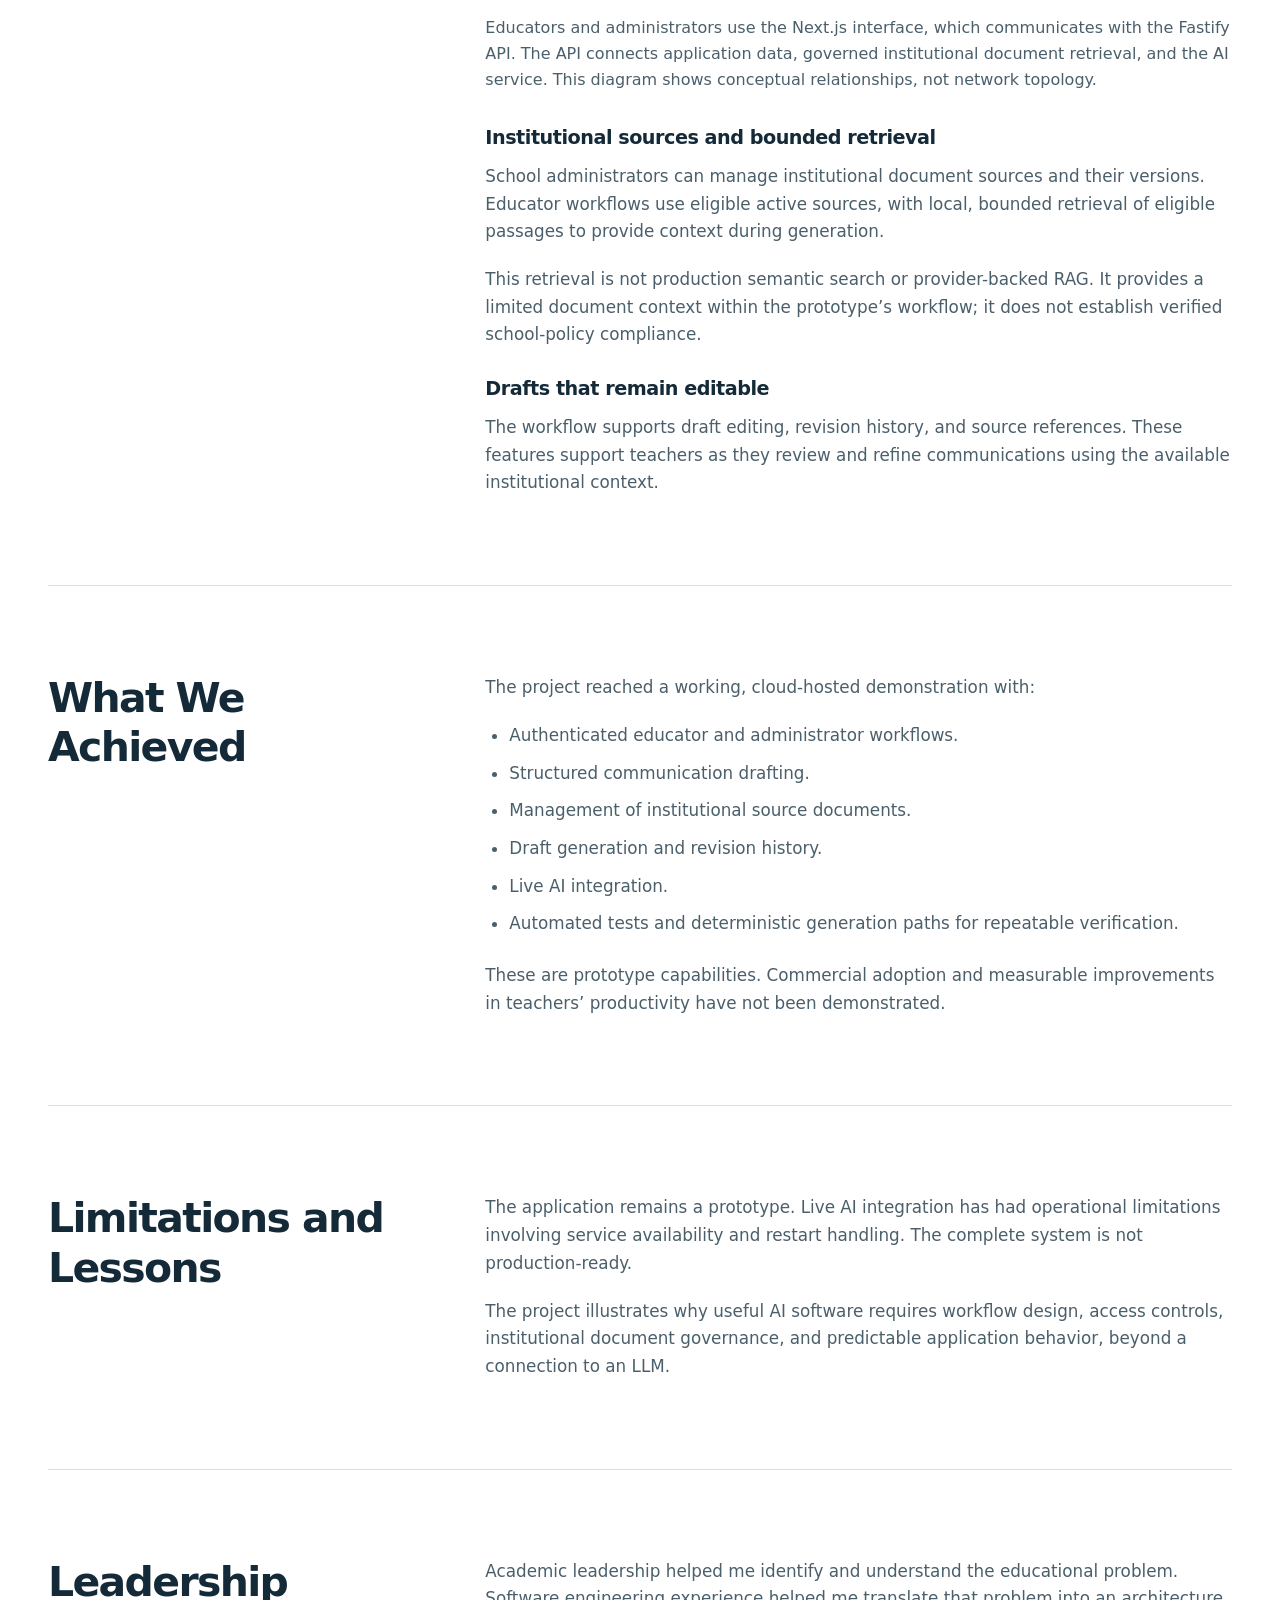
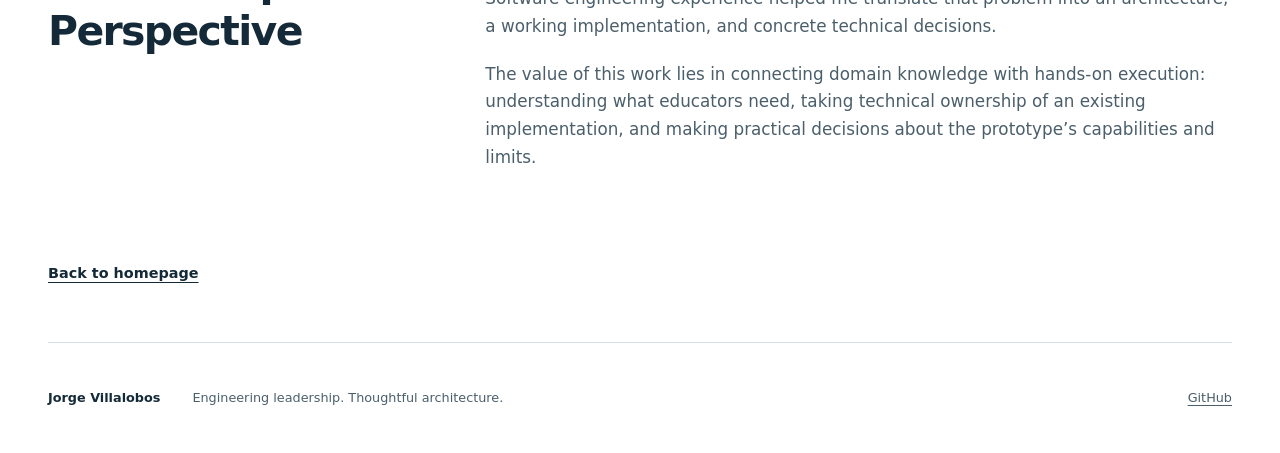
<file: case-studies/education-manager/index.html>
<!doctype html>
<html lang="en">
<head>
  <meta charset="utf-8">
  <meta name="viewport" content="width=device-width, initial-scale=1">
  <meta name="description" content="From an educational communication need to a working AI-assisted prototype: product initiative, technical ownership, document governance, architecture, and lessons learned.">
  <meta name="color-scheme" content="light">
  <title>Education Manager: From Educational Need to AI-Assisted Workflow — Jorge Villalobos</title>
  <link rel="alternate" hreflang="en" href="./">
  <link rel="alternate" hreflang="es" href="../../es/casos/education-manager/">
  <link rel="icon" type="image/svg+xml" href="../../assets/favicon.svg">
  <link rel="stylesheet" href="../../assets/styles.css">
</head>
<body>
  <a class="skip-link" href="#main">Skip to content</a>
  <header class="site-header container">
    <a class="wordmark" href="../../" aria-label="Jorge Villalobos">JV<span aria-hidden="true">.</span></a>
    <nav class="main-nav" aria-label="Main navigation"><a href="../../#about">About</a><a href="../../#work">Selected work</a><a href="../../#leadership">Leadership</a><a href="../../#contact">Contact</a></nav>
    <nav class="language-nav" aria-label="Language"><a href="./" lang="en" hreflang="en" aria-label="English" aria-current="page">EN</a><span aria-hidden="true">/</span><a href="../../es/casos/education-manager/" lang="es" hreflang="es" aria-label="Español">ES</a></nav>
  </header>
  <main id="main" tabindex="-1">
    <article class="case-study" aria-labelledby="case-title">
      <header class="hero container screenshot-intro">
        <a class="text-link case-back" href="../../">Back to homepage</a>
        <p class="eyebrow">Case study · Product initiative · Applied AI</p>
        <h1 id="case-title">Education Manager: From Educational Need to AI-Assisted Workflow</h1>
        <p class="hero-intro">I connected experience in educational leadership with hands-on software engineering to develop an AI-assisted communication prototype for educators, taking the product concept through the technical evolution of an initial implementation.</p>
      </header>
      <figure class="workflow-screenshot container" aria-labelledby="workflow-caption">
        <a href="../../assets/images/education-manager-workflow.png" aria-label="Open full-resolution Education Manager screenshot (Spanish interface)"><img src="../../assets/images/education-manager-workflow.png" width="1587" height="698" loading="lazy" alt="Spanish-language Education Manager interface showing a guided educator request, a draft message to a student’s family, and consulted institutional sources."></a>
        <figcaption id="workflow-caption">Education Manager prototype: structured educator input, AI-assisted communication draft, and institutional document sources.<span>Select the image to open it at full resolution. The interface is in Spanish.</span></figcaption>
      </figure>
      <section class="case-section section container" aria-labelledby="challenge-title">
        <h2 id="challenge-title">The Challenge</h2>
        <div class="section-copy"><p>Teachers frequently need to communicate sensitive information to students’ families. These messages require clear writing, appropriate tone, and alignment with institutional guidelines.</p>
          <p>Drawing on my experience in educational leadership, I identified an opportunity for an AI-assisted application that could help teachers prepare communications using relevant school documents. The objective was to support teachers’ judgment, not replace it.</p></div>
      </section>
      <section class="case-section section container" aria-labelledby="role-title">
        <h2 id="role-title">My Role</h2>
        <div class="section-copy"><p>I originated the product concept. A collaborator developed the initial implementation; I subsequently took over the project and worked on its technical evolution.</p>
          <p>My work included:</p>
          <ul>
            <li>Updating software dependencies.</li>
            <li>Diagnosing and addressing application and service problems.</li>
            <li>Establishing a functioning connection to a live AI service.</li>
            <li>Improving the integration between product workflows and technical components.</li>
            <li>Exploring the product’s commercial potential.</li>
          </ul></div>
      </section>
      <section class="case-section section container" aria-labelledby="architecture-title">
        <h2 id="architecture-title">Architecture and Technical Decisions</h2>
        <div class="section-copy"><p>The implemented architecture combines a Next.js frontend for educator and administrator workflows with a Fastify backend API. PostgreSQL and Prisma support persistent application data. Firebase provides authentication and hosting, while backend services are hosted on Google Cloud infrastructure. AI integration sits behind the backend API.</p>
          <figure class="architecture" aria-labelledby="architecture-caption">
            <figcaption id="architecture-caption">Conceptual architecture</figcaption>
            <div class="architecture-flow">
              <div class="architecture-node"><strong>Educator / Administrator</strong></div>
              <div class="architecture-connector" aria-hidden="true">↓</div>
              <div class="architecture-node"><strong>Next.js interface</strong><span>Educator and administrator workflows</span></div>
              <div class="architecture-connector" aria-hidden="true">↓</div>
              <div class="architecture-node"><strong>Fastify API</strong><span>Application workflows and AI integration</span></div>
            </div>
            <p class="architecture-relation">The API connects to</p>
            <div class="architecture-services">
              <div class="architecture-node"><strong>PostgreSQL / Prisma</strong><span>Persistent application data</span></div>
              <div class="architecture-node"><strong>Institutional documents</strong><span>Sources, versions, and governed retrieval</span></div>
              <div class="architecture-node"><strong>Backend-connected AI service</strong><span>Draft generation with eligible document context</span></div>
            </div>
            <p class="architecture-note">Educators and administrators use the Next.js interface, which communicates with the Fastify API. The API connects application data, governed institutional document retrieval, and the AI service. This diagram shows conceptual relationships, not network topology.</p>
          </figure>
          <h3>Institutional sources and bounded retrieval</h3>
          <p>School administrators can manage institutional document sources and their versions. Educator workflows use eligible active sources, with local, bounded retrieval of eligible passages to provide context during generation.</p>
          <p>This retrieval is not production semantic search or provider-backed RAG. It provides a limited document context within the prototype’s workflow; it does not establish verified school-policy compliance.</p>
          <h3>Drafts that remain editable</h3>
          <p>The workflow supports draft editing, revision history, and source references. These features support teachers as they review and refine communications using the available institutional context.</p></div>
      </section>
      <section class="case-section section container" aria-labelledby="results-title">
        <h2 id="results-title">What We Achieved</h2>
        <div class="section-copy"><p>The project reached a working, cloud-hosted demonstration with:</p>
          <ul>
            <li>Authenticated educator and administrator workflows.</li>
            <li>Structured communication drafting.</li>
            <li>Management of institutional source documents.</li>
            <li>Draft generation and revision history.</li>
            <li>Live AI integration.</li>
            <li>Automated tests and deterministic generation paths for repeatable verification.</li>
          </ul>
          <p>These are prototype capabilities. Commercial adoption and measurable improvements in teachers’ productivity have not been demonstrated.</p></div>
      </section>
      <section class="case-section section container" aria-labelledby="limitations-title">
        <h2 id="limitations-title">Limitations and Lessons</h2>
        <div class="section-copy"><p>The application remains a prototype. Live AI integration has had operational limitations involving service availability and restart handling. The complete system is not production-ready.</p>
          <p>The project illustrates why useful AI software requires workflow design, access controls, institutional document governance, and predictable application behavior, beyond a connection to an LLM.</p></div>
      </section>
      <section class="case-section section container" aria-labelledby="perspective-title">
        <h2 id="perspective-title">Leadership Perspective</h2>
        <div class="section-copy"><p>Academic leadership helped me identify and understand the educational problem. Software engineering experience helped me translate that problem into an architecture, a working implementation, and concrete technical decisions.</p>
          <p>The value of this work lies in connecting domain knowledge with hands-on execution: understanding what educators need, taking technical ownership of an existing implementation, and making practical decisions about the prototype’s capabilities and limits.</p></div>
      </section>
      <div class="case-return container"><a class="text-link" href="../../">Back to homepage</a></div>
    </article>
  </main>
  <footer class="site-footer container"><span>Jorge Villalobos</span><p>Engineering leadership. Thoughtful architecture.</p><a href="https://github.com/jovillal">GitHub</a></footer>
</body>
</html>
</file>
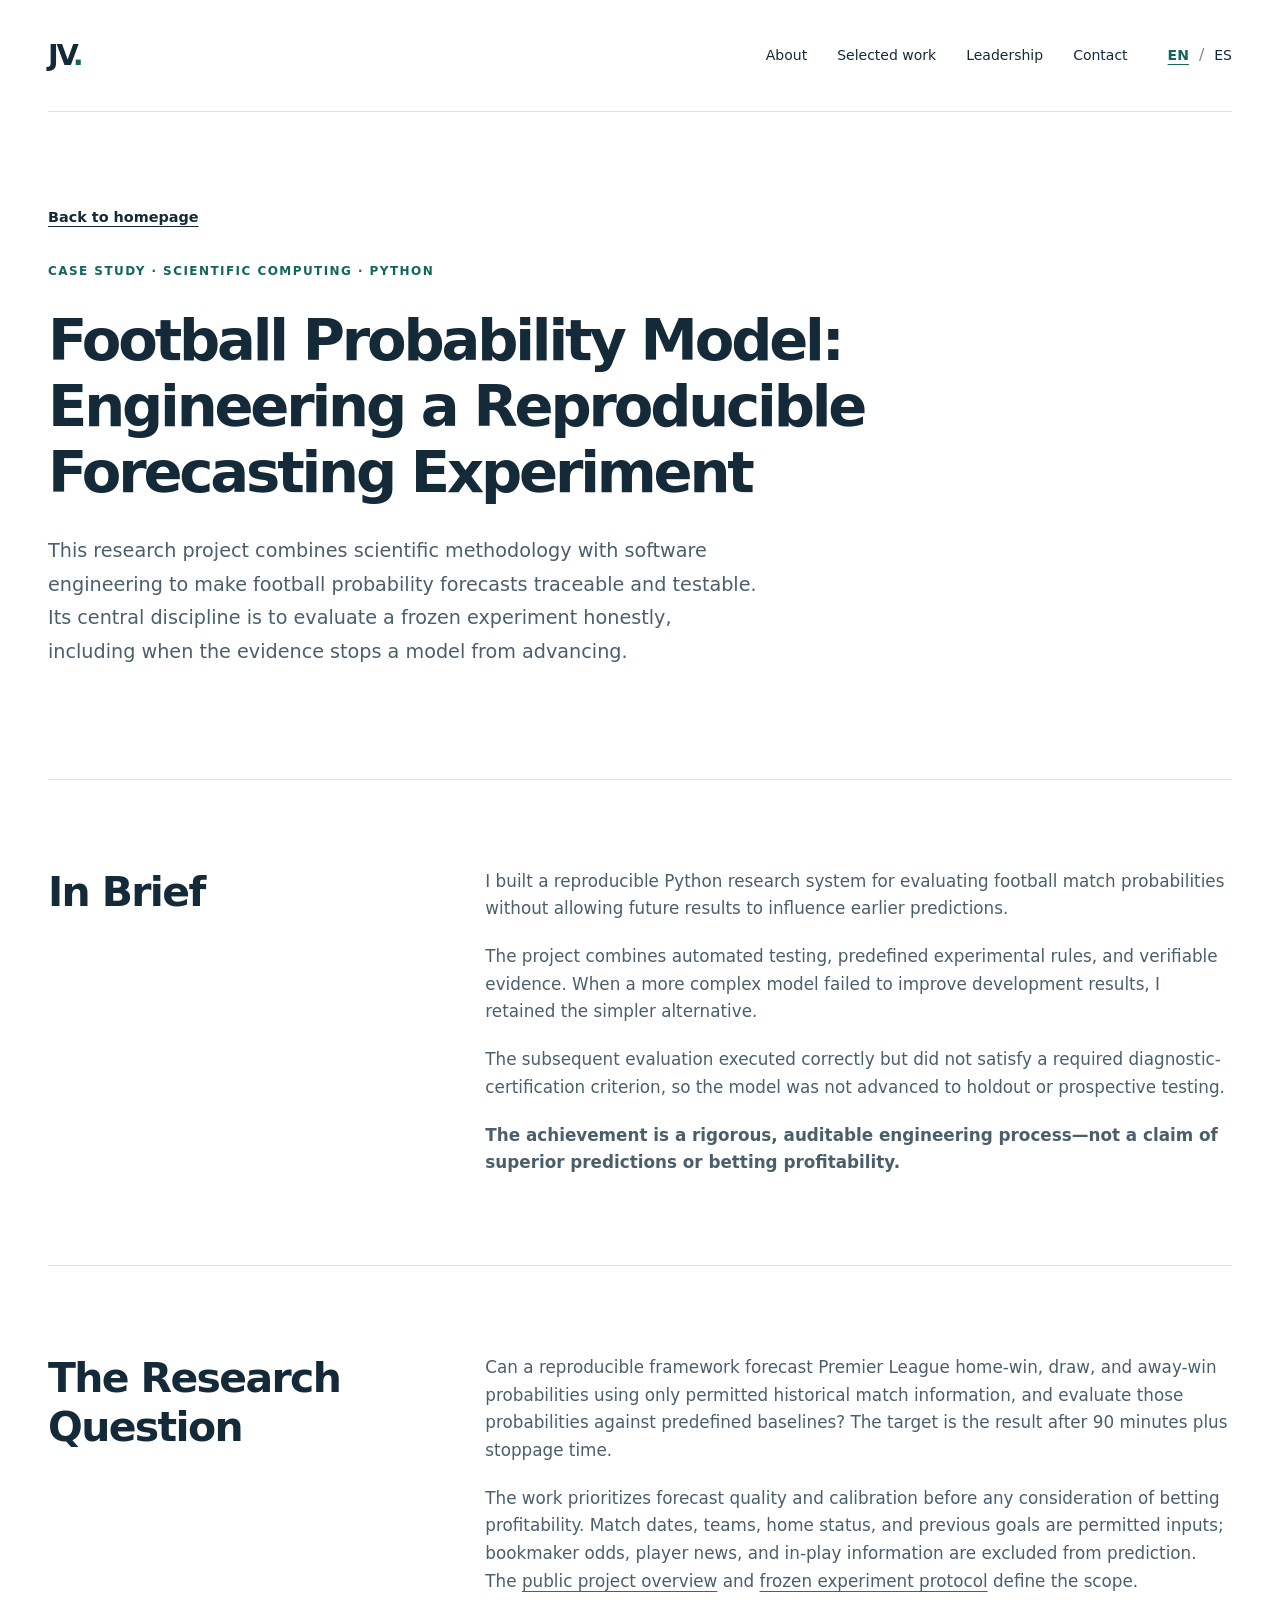
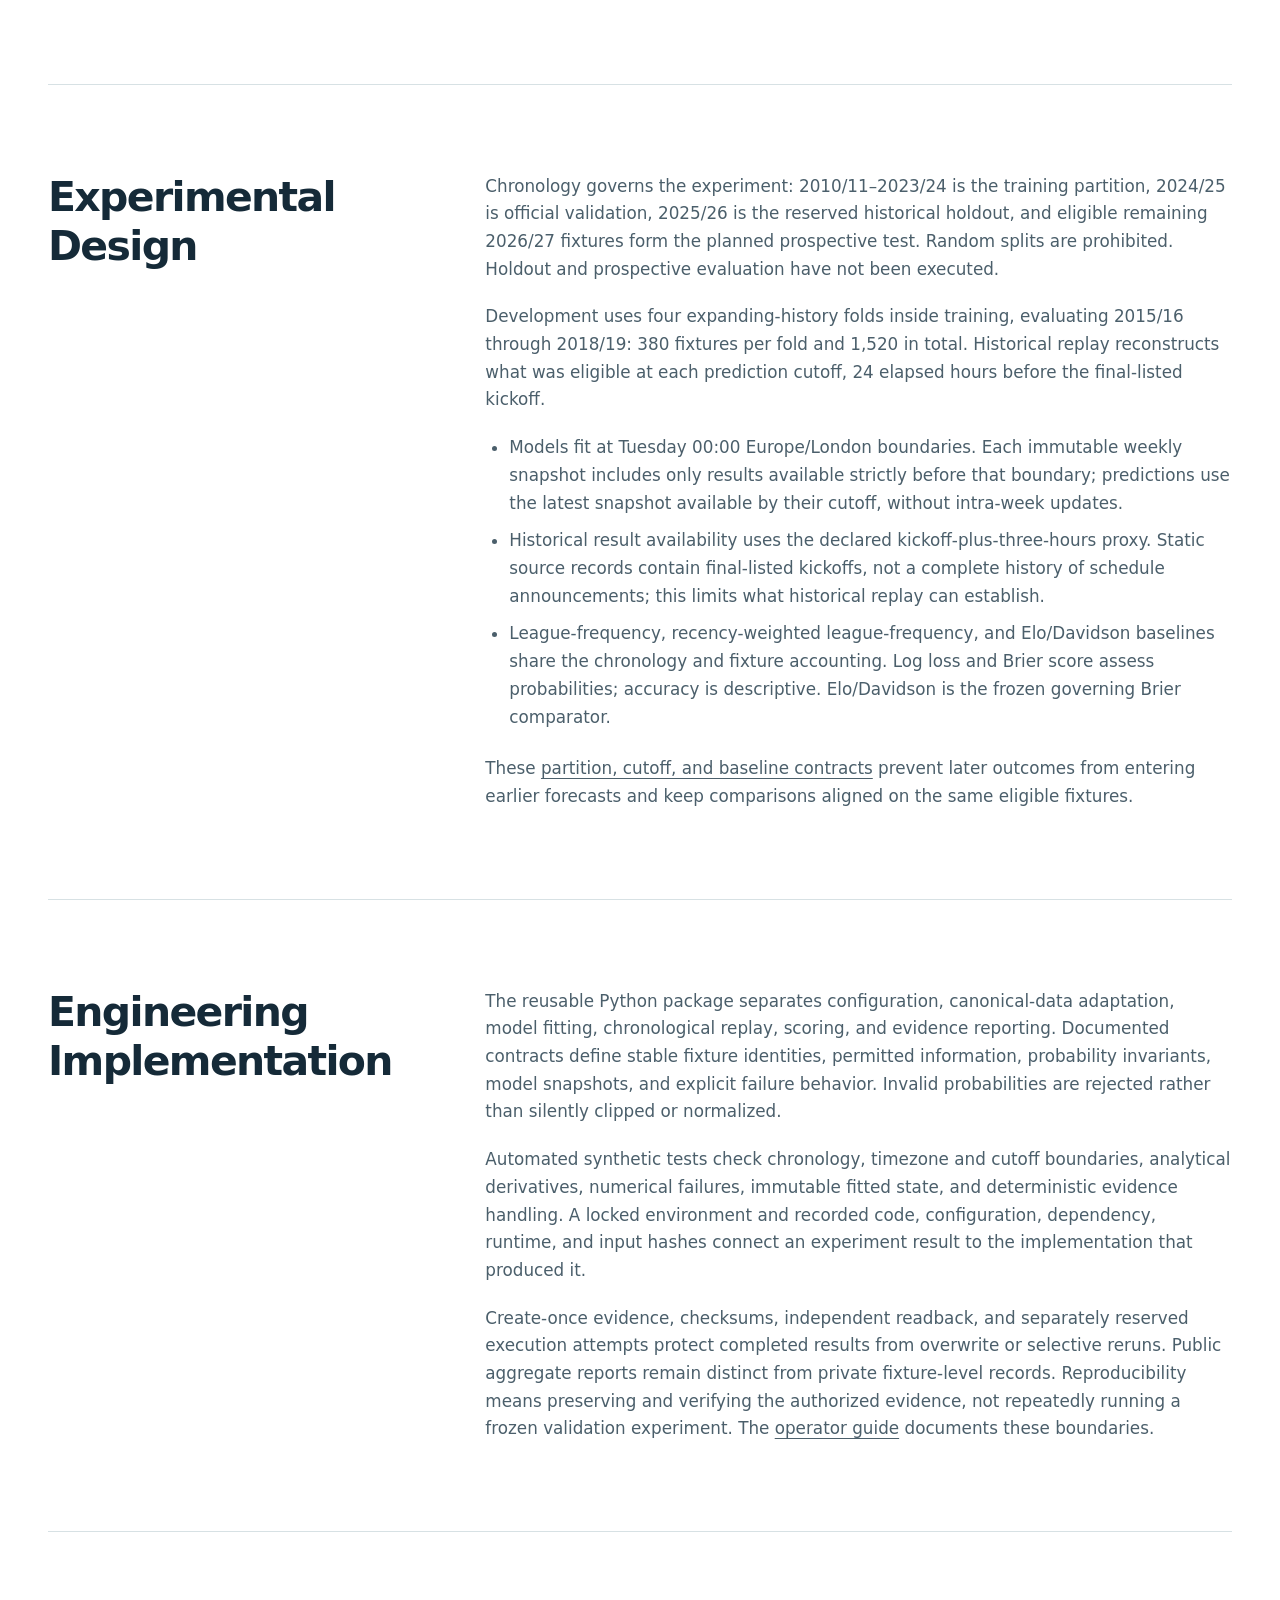
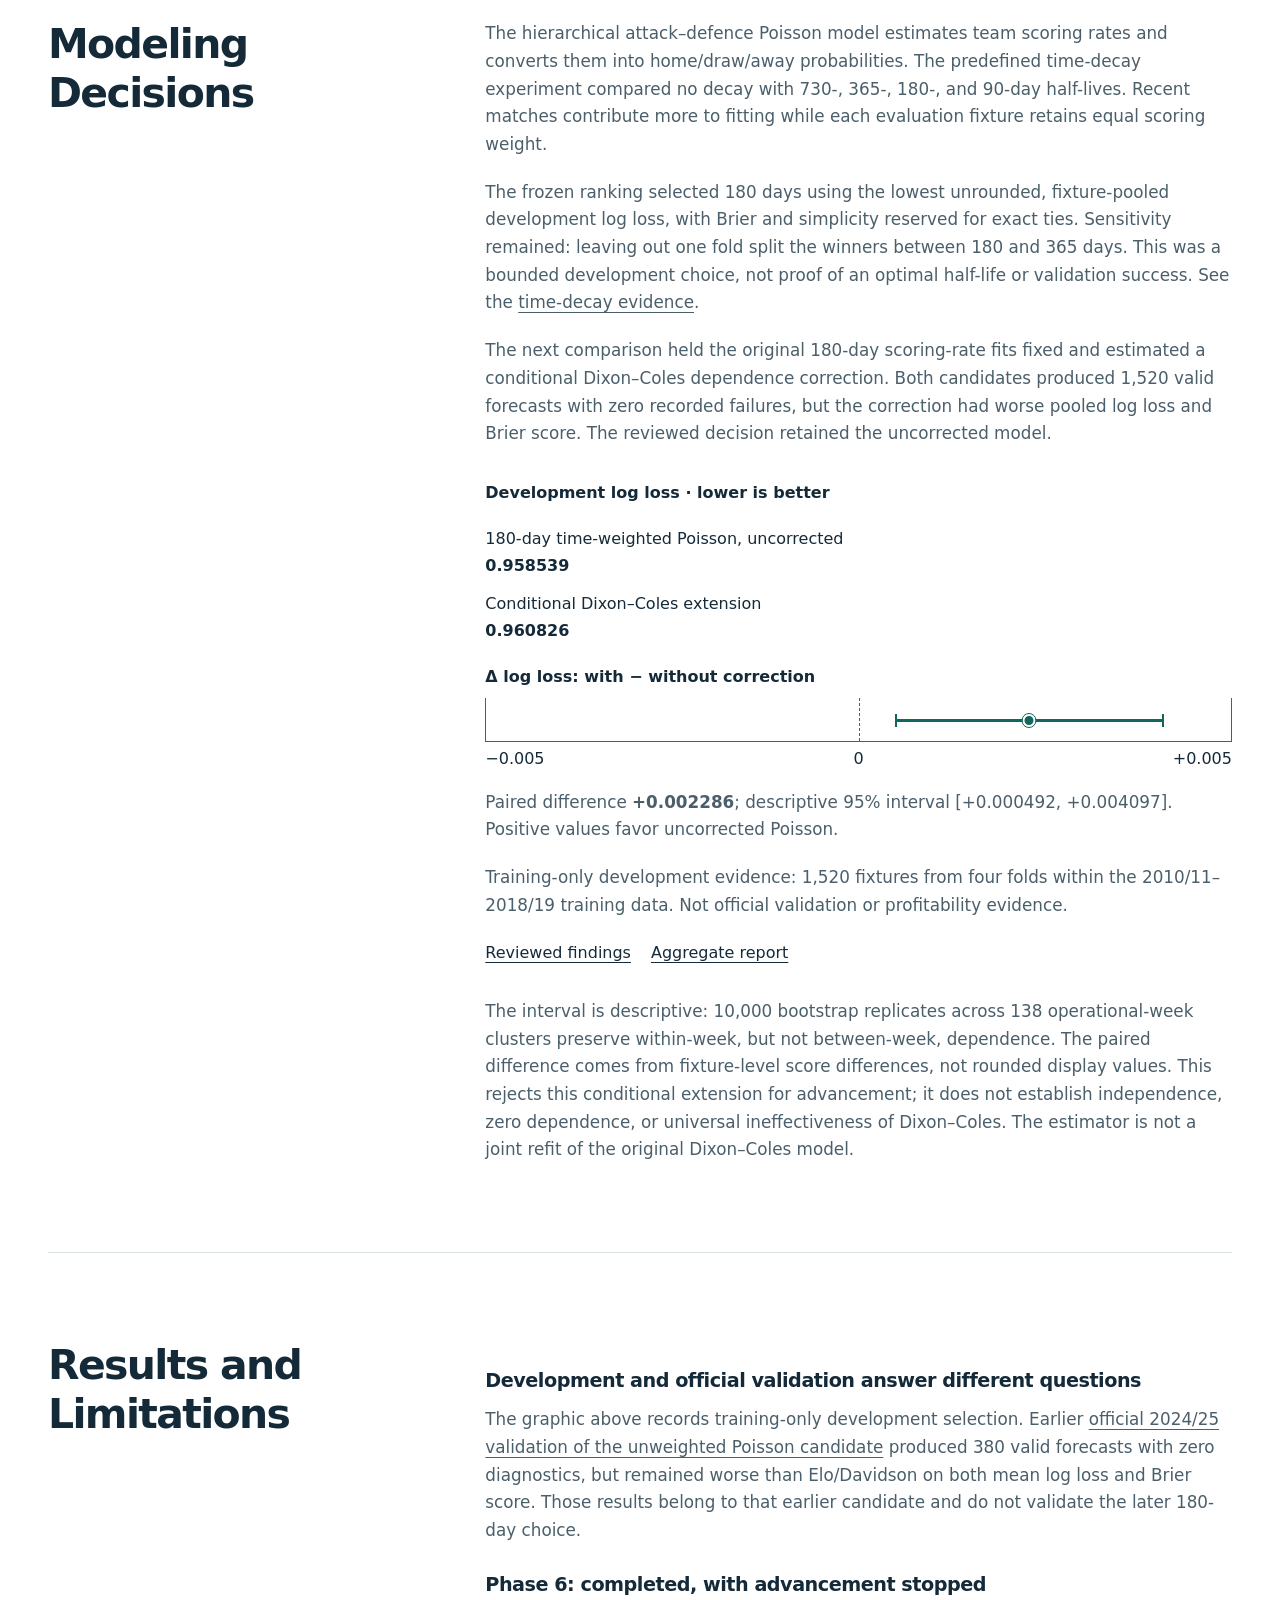
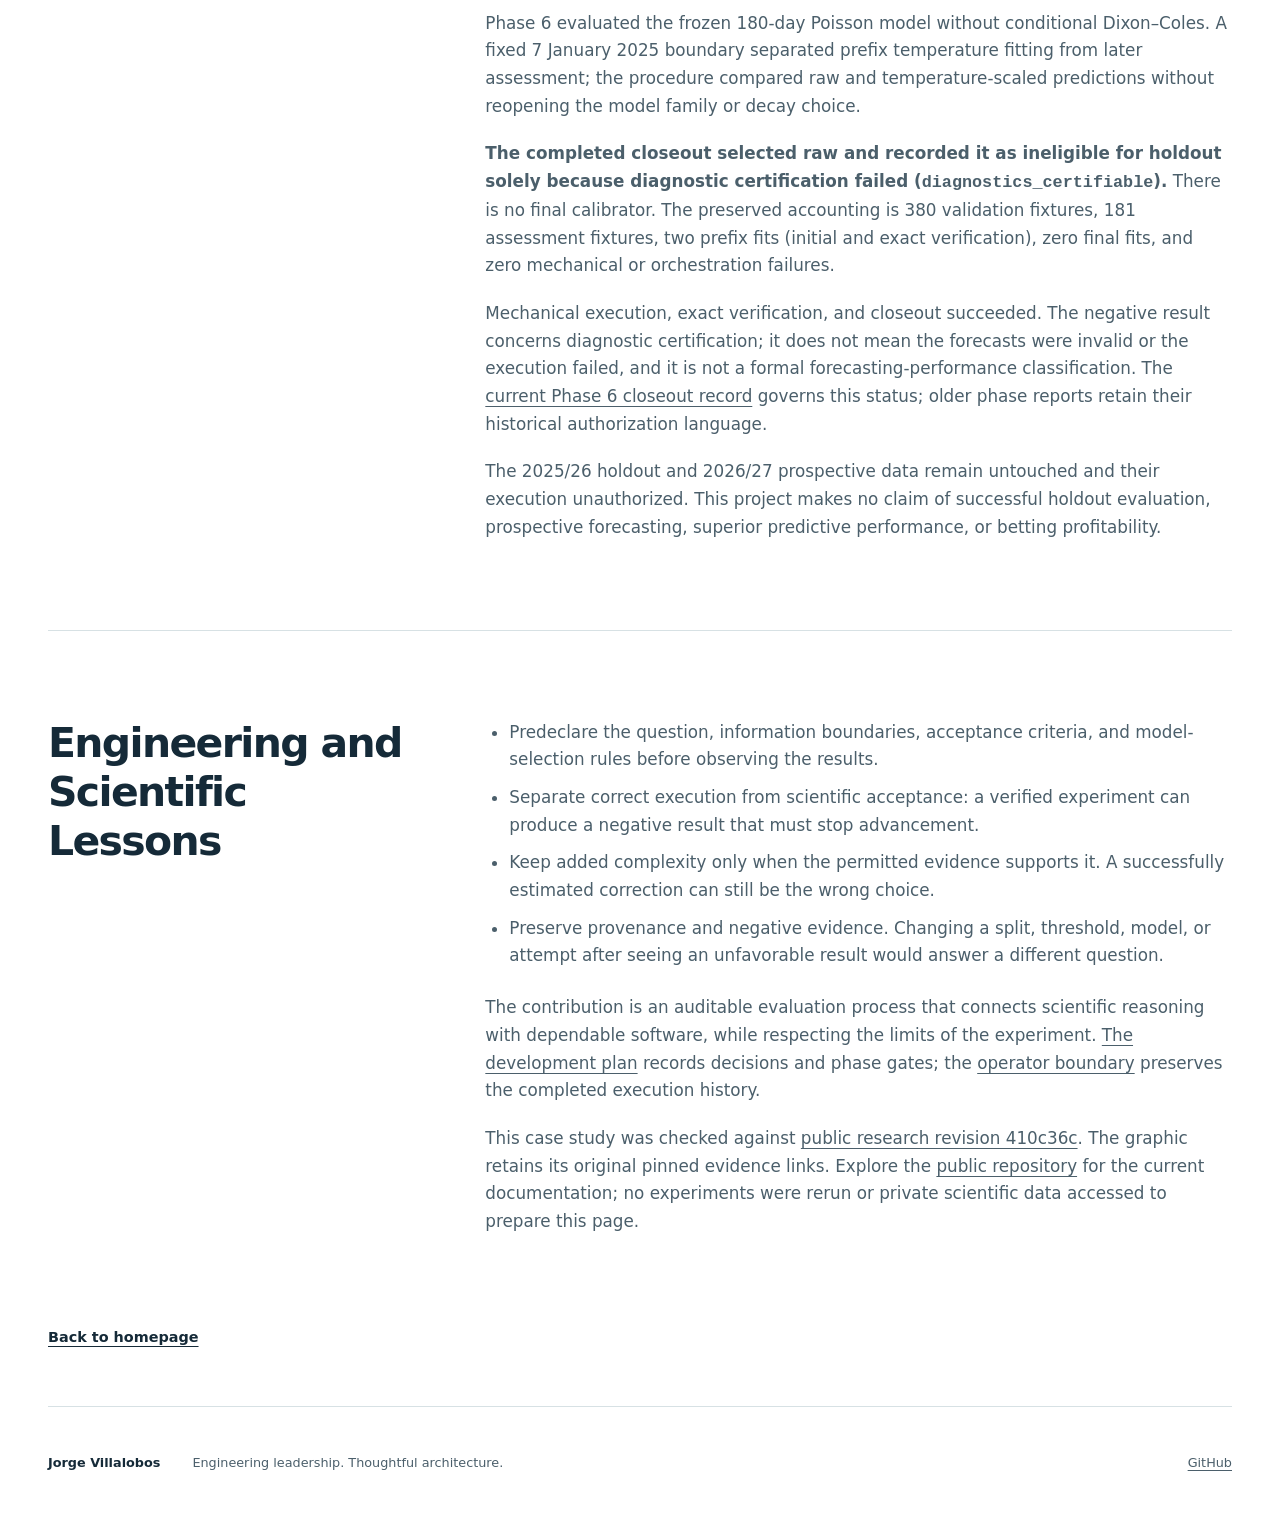
<file: case-studies/football-probability-model/index.html>
<!doctype html>
<html lang="en">
<head>
  <meta charset="utf-8">
  <meta name="viewport" content="width=device-width, initial-scale=1">
  <meta name="description" content="Scientific methodology and Python engineering for reproducible football forecasts: chronological evaluation, training-only model selection, and the Phase 6 diagnostic-certification limit.">
  <meta name="color-scheme" content="light">
  <title>Football Probability Model: Engineering a Reproducible Forecasting Experiment — Jorge Villalobos</title>
  <link rel="alternate" hreflang="en" href="./">
  <link rel="alternate" hreflang="es" href="../../es/casos/football-probability-model/">
  <link rel="icon" type="image/svg+xml" href="../../assets/favicon.svg">
  <link rel="stylesheet" href="../../assets/styles.css">
</head>
<body>
  <a class="skip-link" href="#main">Skip to content</a>
  <header class="site-header container">
    <a class="wordmark" href="../../" aria-label="Jorge Villalobos">JV<span aria-hidden="true">.</span></a>
    <nav class="main-nav" aria-label="Main navigation"><a href="../../#about">About</a><a href="../../#work">Selected work</a><a href="../../#leadership">Leadership</a><a href="../../#contact">Contact</a></nav>
    <nav class="language-nav" aria-label="Language"><a href="./" lang="en" hreflang="en" aria-label="English" aria-current="page">EN</a><span aria-hidden="true">/</span><a href="../../es/casos/football-probability-model/" lang="es" hreflang="es" aria-label="Español">ES</a></nav>
  </header>
  <main id="main" tabindex="-1">
    <article class="case-study" aria-labelledby="case-title">
      <header class="hero container">
        <a class="text-link case-back" href="../../">Back to homepage</a>
        <p class="eyebrow">Case study · Scientific computing · Python</p>
        <h1 id="case-title">Football Probability Model: Engineering a Reproducible Forecasting Experiment</h1>
        <p class="hero-intro">This research project combines scientific methodology with software engineering to make football probability forecasts traceable and testable. Its central discipline is to evaluate a frozen experiment honestly, including when the evidence stops a model from advancing.</p>
      </header>
      <section class="case-section section container" aria-labelledby="summary-title">
        <h2 id="summary-title">In Brief</h2>
        <div class="section-copy">
          <p>I built a reproducible Python research system for evaluating football match probabilities without allowing future results to influence earlier predictions.</p>
          <p>The project combines automated testing, predefined experimental rules, and verifiable evidence. When a more complex model failed to improve development results, I retained the simpler alternative.</p>
          <p>The subsequent evaluation executed correctly but did not satisfy a required diagnostic-certification criterion, so the model was not advanced to holdout or prospective testing.</p>
          <p><strong>The achievement is a rigorous, auditable engineering process—not a claim of superior predictions or betting profitability.</strong></p>
        </div>
      </section>
      <section class="case-section section container" aria-labelledby="question-title">
        <h2 id="question-title">The Research Question</h2>
        <div class="section-copy"><p>Can a reproducible framework forecast Premier League home-win, draw, and away-win probabilities using only permitted historical match information, and evaluate those probabilities against predefined baselines? The target is the result after 90 minutes plus stoppage time.</p><p>The work prioritizes forecast quality and calibration before any consideration of betting profitability. Match dates, teams, home status, and previous goals are permitted inputs; bookmaker odds, player news, and in-play information are excluded from prediction. The <a href="https://github.com/jovillal/football-probability-model/blob/410c36c2f6e832c9bc22dc145d5817b5e164a23a/README.md">public project overview</a> and <a href="https://github.com/jovillal/football-probability-model/blob/410c36c2f6e832c9bc22dc145d5817b5e164a23a/docs/experiment-protocol.md">frozen experiment protocol</a> define the scope.</p></div>
      </section>
      <section class="case-section section container" aria-labelledby="design-title">
        <h2 id="design-title">Experimental Design</h2>
        <div class="section-copy"><p>Chronology governs the experiment: 2010/11–2023/24 is the training partition, 2024/25 is official validation, 2025/26 is the reserved historical holdout, and eligible remaining 2026/27 fixtures form the planned prospective test. Random splits are prohibited. Holdout and prospective evaluation have not been executed.</p><p>Development uses four expanding-history folds inside training, evaluating 2015/16 through 2018/19: 380 fixtures per fold and 1,520 in total. Historical replay reconstructs what was eligible at each prediction cutoff, 24 elapsed hours before the final-listed kickoff.</p><ul>
            <li>Models fit at Tuesday 00:00 Europe/London boundaries. Each immutable weekly snapshot includes only results available strictly before that boundary; predictions use the latest snapshot available by their cutoff, without intra-week updates.</li>
            <li>Historical result availability uses the declared kickoff-plus-three-hours proxy. Static source records contain final-listed kickoffs, not a complete history of schedule announcements; this limits what historical replay can establish.</li>
            <li>League-frequency, recency-weighted league-frequency, and Elo/Davidson baselines share the chronology and fixture accounting. Log loss and Brier score assess probabilities; accuracy is descriptive. Elo/Davidson is the frozen governing Brier comparator.</li>
          </ul><p>These <a href="https://github.com/jovillal/football-probability-model/blob/410c36c2f6e832c9bc22dc145d5817b5e164a23a/docs/experiment-protocol.md#historical-partitions">partition, cutoff, and baseline contracts</a> prevent later outcomes from entering earlier forecasts and keep comparisons aligned on the same eligible fixtures.</p></div>
      </section>
      <section class="case-section section container" aria-labelledby="implementation-title">
        <h2 id="implementation-title">Engineering Implementation</h2>
        <div class="section-copy"><p>The reusable Python package separates configuration, canonical-data adaptation, model fitting, chronological replay, scoring, and evidence reporting. Documented contracts define stable fixture identities, permitted information, probability invariants, model snapshots, and explicit failure behavior. Invalid probabilities are rejected rather than silently clipped or normalized.</p><p>Automated synthetic tests check chronology, timezone and cutoff boundaries, analytical derivatives, numerical failures, immutable fitted state, and deterministic evidence handling. A locked environment and recorded code, configuration, dependency, runtime, and input hashes connect an experiment result to the implementation that produced it.</p><p>Create-once evidence, checksums, independent readback, and separately reserved execution attempts protect completed results from overwrite or selective reruns. Public aggregate reports remain distinct from private fixture-level records. Reproducibility means preserving and verifying the authorized evidence, not repeatedly running a frozen validation experiment. The <a href="https://github.com/jovillal/football-probability-model/blob/410c36c2f6e832c9bc22dc145d5817b5e164a23a/docs/phase6-validation-calibration-operator.md">operator guide</a> documents these boundaries.</p></div>
      </section>
      <section class="case-section section container" aria-labelledby="modeling-title">
        <h2 id="modeling-title">Modeling Decisions</h2>
        <div class="section-copy"><p>The hierarchical attack–defence Poisson model estimates team scoring rates and converts them into home/draw/away probabilities. The predefined time-decay experiment compared no decay with 730-, 365-, 180-, and 90-day half-lives. Recent matches contribute more to fitting while each evaluation fixture retains equal scoring weight.</p><p>The frozen ranking selected 180 days using the lowest unrounded, fixture-pooled development log loss, with Brier and simplicity reserved for exact ties. Sensitivity remained: leaving out one fold split the winners between 180 and 365 days. This was a bounded development choice, not proof of an optimal half-life or validation success. See the <a href="https://github.com/jovillal/football-probability-model/blob/410c36c2f6e832c9bc22dc145d5817b5e164a23a/docs/development-backtest-poisson-time-decay-v1.md">time-decay evidence</a>.</p><p>The next comparison held the original 180-day scoring-rate fits fixed and estimated a conditional Dixon–Coles dependence correction. Both candidates produced 1,520 valid forecasts with zero recorded failures, but the correction had worse pooled log loss and Brier score. The reviewed decision retained the uncorrected model.</p><figure class="evidence-graphic" aria-labelledby="football-evidence-caption">
            <figcaption id="football-evidence-caption">Development log loss · lower is better</figcaption>
            <dl class="evidence-scores">
              <div><dt>180-day time-weighted Poisson, uncorrected</dt><dd>0.958539</dd></div>
              <div><dt>Conditional Dixon–Coles extension</dt><dd>0.960826</dd></div>
            </dl>
            <div class="evidence-axis-label">Δ log loss: with − without correction</div>
            <div class="evidence-plot" aria-hidden="true">
              <span class="evidence-zero"></span>
              <span class="evidence-interval" style="left: 54.92002805%; width: 36.05000245%"></span>
              <span class="evidence-point" style="left: 72.86400407%"></span>
            </div>
            <div class="evidence-ticks" aria-hidden="true"><span>−0.005</span><span>0</span><span>+0.005</span></div>
            <p class="evidence-interpretation">Paired difference <strong>+0.002286</strong>; descriptive 95% interval [<span>+0.000492</span>, <span>+0.004097</span>]. Positive values favor uncorrected Poisson.</p>
            <p>Training-only development evidence: 1,520 fixtures from four folds within the 2010/11–2018/19 training data. Not official validation or profitability evidence.</p>
            <div class="evidence-sources"><a href="https://github.com/jovillal/football-probability-model/blob/ae063d11a599ac23070a15497c38edebd0859d29/docs/development-backtest-conditional-dixon-coles-v1.md">Reviewed findings</a><a href="https://github.com/jovillal/football-probability-model/blob/ae063d11a599ac23070a15497c38edebd0859d29/reports/development-backtest-conditional-dixon-coles-v1.json">Aggregate report</a></div>
          </figure><p>The interval is descriptive: 10,000 bootstrap replicates across 138 operational-week clusters preserve within-week, but not between-week, dependence. The paired difference comes from fixture-level score differences, not rounded display values. This rejects this conditional extension for advancement; it does not establish independence, zero dependence, or universal ineffectiveness of Dixon–Coles. The estimator is not a joint refit of the original Dixon–Coles model.</p></div>
      </section>
      <section class="case-section section container" aria-labelledby="results-title">
        <h2 id="results-title">Results and Limitations</h2>
        <div class="section-copy"><h3>Development and official validation answer different questions</h3><p>The graphic above records training-only development selection. Earlier <a href="https://github.com/jovillal/football-probability-model/blob/410c36c2f6e832c9bc22dc145d5817b5e164a23a/docs/validation-poisson-v1.md">official 2024/25 validation of the unweighted Poisson candidate</a> produced 380 valid forecasts with zero diagnostics, but remained worse than Elo/Davidson on both mean log loss and Brier score. Those results belong to that earlier candidate and do not validate the later 180-day choice.</p><h3>Phase 6: completed, with advancement stopped</h3><p>Phase 6 evaluated the frozen 180-day Poisson model without conditional Dixon–Coles. A fixed 7 January 2025 boundary separated prefix temperature fitting from later assessment; the procedure compared raw and temperature-scaled predictions without reopening the model family or decay choice.</p><p><strong>The completed closeout selected raw and recorded it as ineligible for holdout solely because diagnostic certification failed (<code>diagnostics_certifiable</code>).</strong> There is no final calibrator. The preserved accounting is 380 validation fixtures, 181 assessment fixtures, two prefix fits (initial and exact verification), zero final fits, and zero mechanical or orchestration failures.</p><p>Mechanical execution, exact verification, and closeout succeeded. The negative result concerns diagnostic certification; it does not mean the forecasts were invalid or the execution failed, and it is not a formal forecasting-performance classification. The <a href="https://github.com/jovillal/football-probability-model/blob/410c36c2f6e832c9bc22dc145d5817b5e164a23a/docs/development-plan.md#phase-6-closeout-record">current Phase 6 closeout record</a> governs this status; older phase reports retain their historical authorization language.</p><p>The 2025/26 holdout and 2026/27 prospective data remain untouched and their execution unauthorized. This project makes no claim of successful holdout evaluation, prospective forecasting, superior predictive performance, or betting profitability.</p></div>
      </section>
      <section class="case-section section container" aria-labelledby="lessons-title">
        <h2 id="lessons-title">Engineering and Scientific Lessons</h2>
        <div class="section-copy"><ul>
            <li>Predeclare the question, information boundaries, acceptance criteria, and model-selection rules before observing the results.</li>
            <li>Separate correct execution from scientific acceptance: a verified experiment can produce a negative result that must stop advancement.</li>
            <li>Keep added complexity only when the permitted evidence supports it. A successfully estimated correction can still be the wrong choice.</li>
            <li>Preserve provenance and negative evidence. Changing a split, threshold, model, or attempt after seeing an unfavorable result would answer a different question.</li>
          </ul><p>The contribution is an auditable evaluation process that connects scientific reasoning with dependable software, while respecting the limits of the experiment. <a href="https://github.com/jovillal/football-probability-model/blob/410c36c2f6e832c9bc22dc145d5817b5e164a23a/docs/development-plan.md">The development plan</a> records decisions and phase gates; the <a href="https://github.com/jovillal/football-probability-model/blob/410c36c2f6e832c9bc22dc145d5817b5e164a23a/docs/phase6-validation-calibration-operator.md">operator boundary</a> preserves the completed execution history.</p><p>This case study was checked against <a href="https://github.com/jovillal/football-probability-model/blob/410c36c2f6e832c9bc22dc145d5817b5e164a23a/README.md">public research revision 410c36c</a>. The graphic retains its original pinned evidence links. Explore the <a href="https://github.com/jovillal/football-probability-model">public repository</a> for the current documentation; no experiments were rerun or private scientific data accessed to prepare this page.</p></div>
      </section>
      <div class="case-return container"><a class="text-link" href="../../">Back to homepage</a></div>
    </article>
  </main>
  <footer class="site-footer container"><span>Jorge Villalobos</span><p>Engineering leadership. Thoughtful architecture.</p><a href="https://github.com/jovillal">GitHub</a></footer>
</body>
</html>
</file>
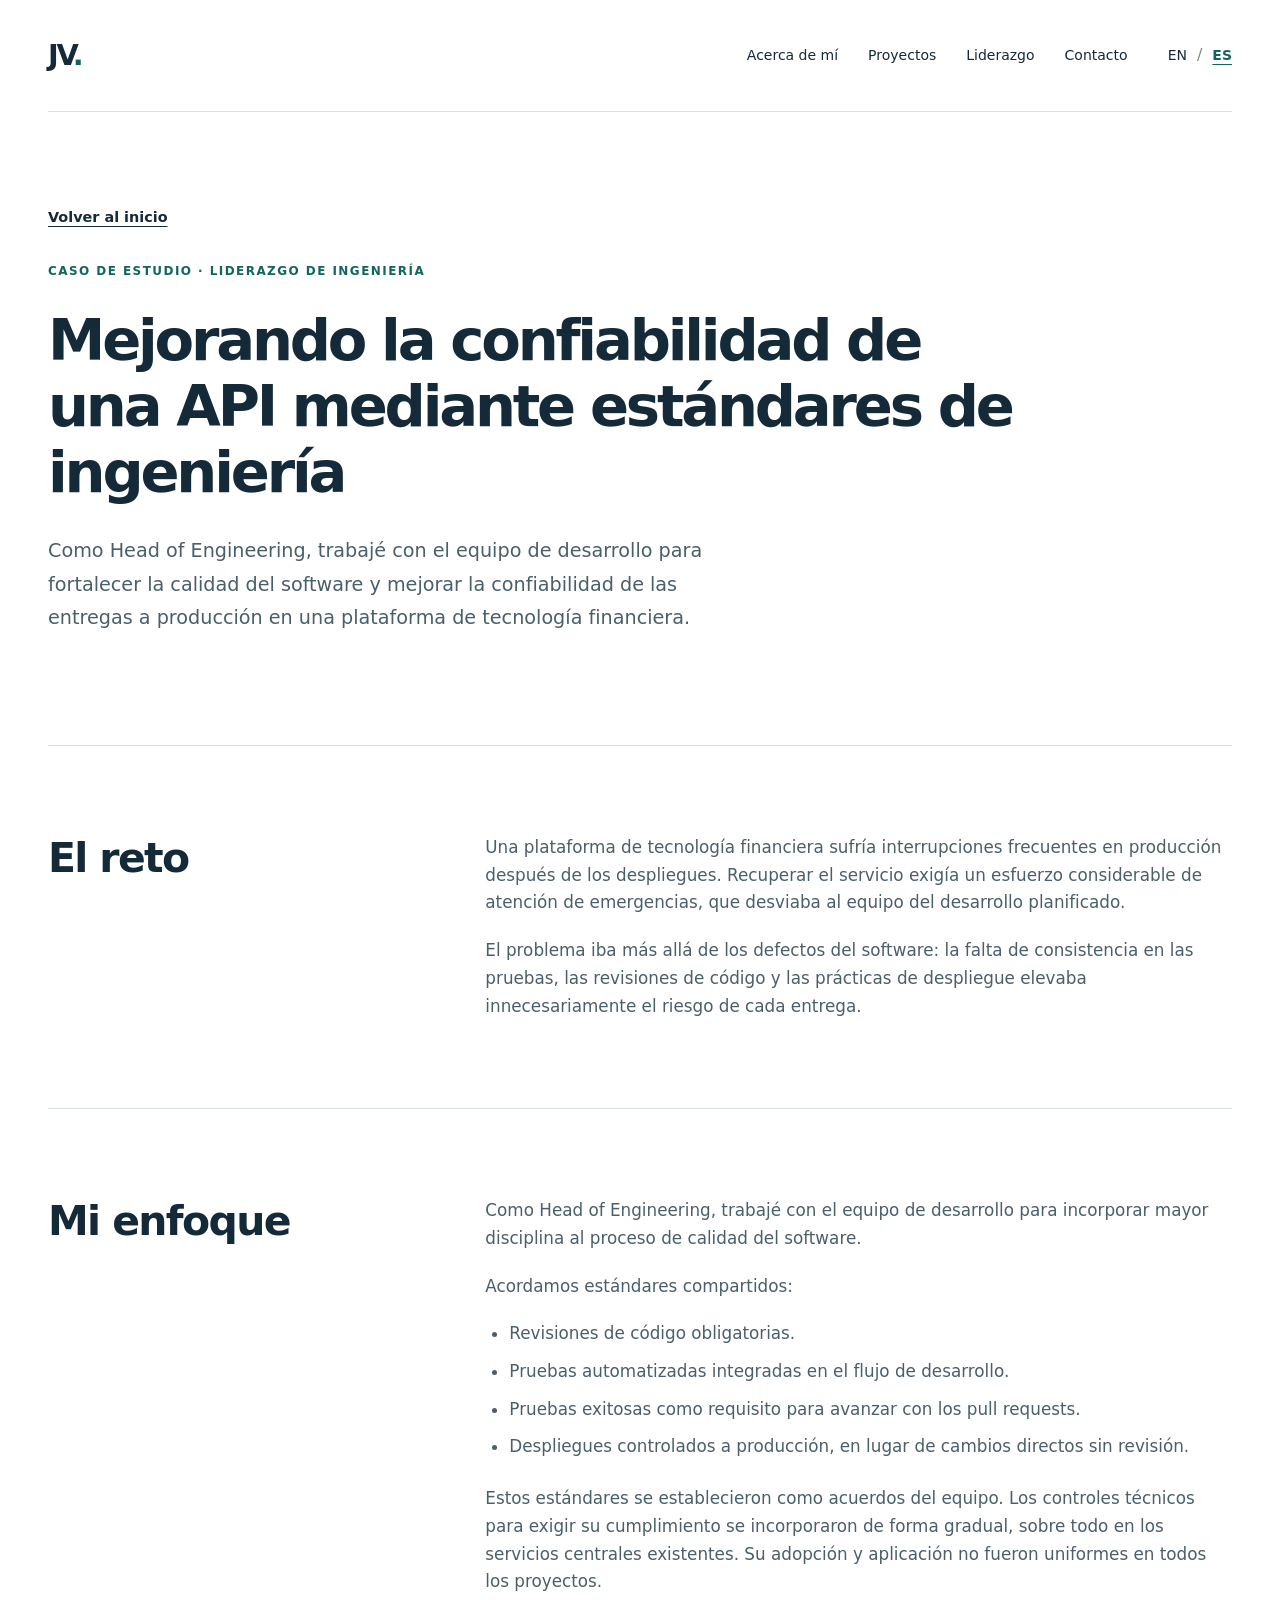
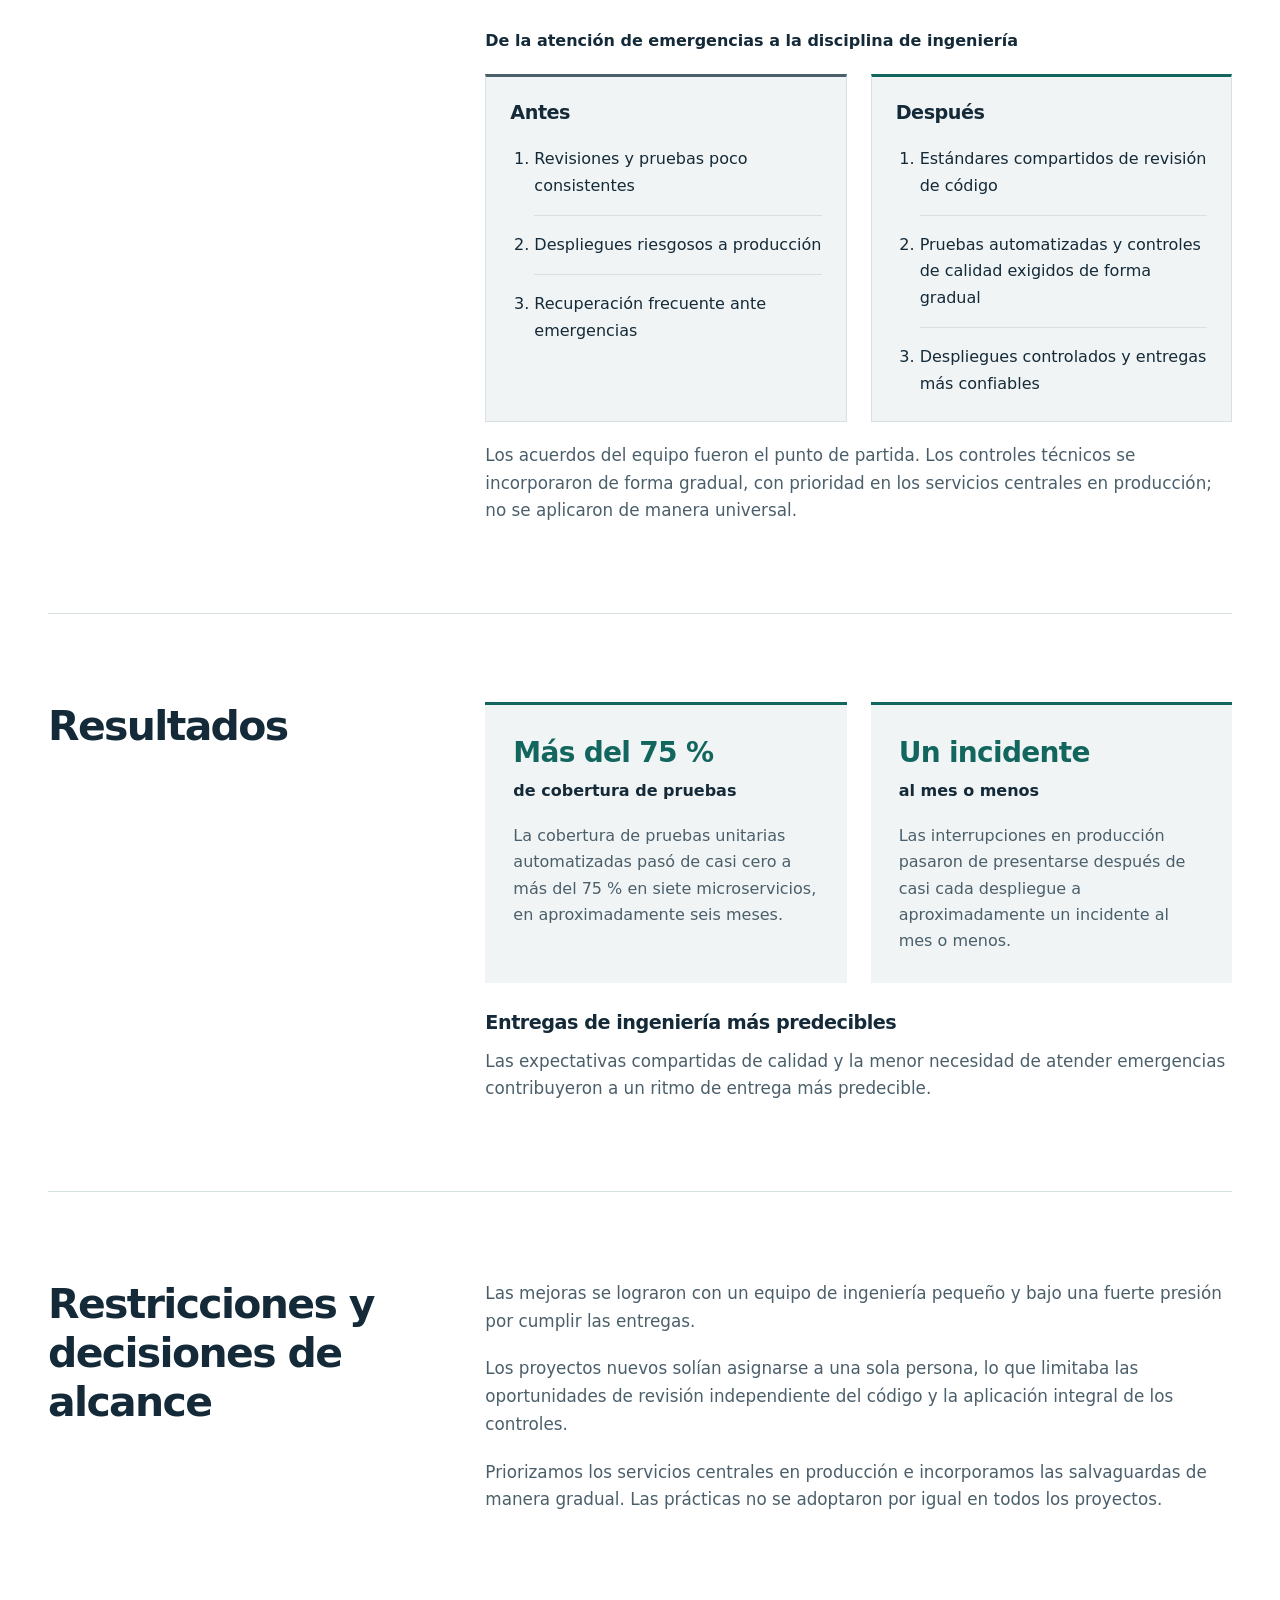
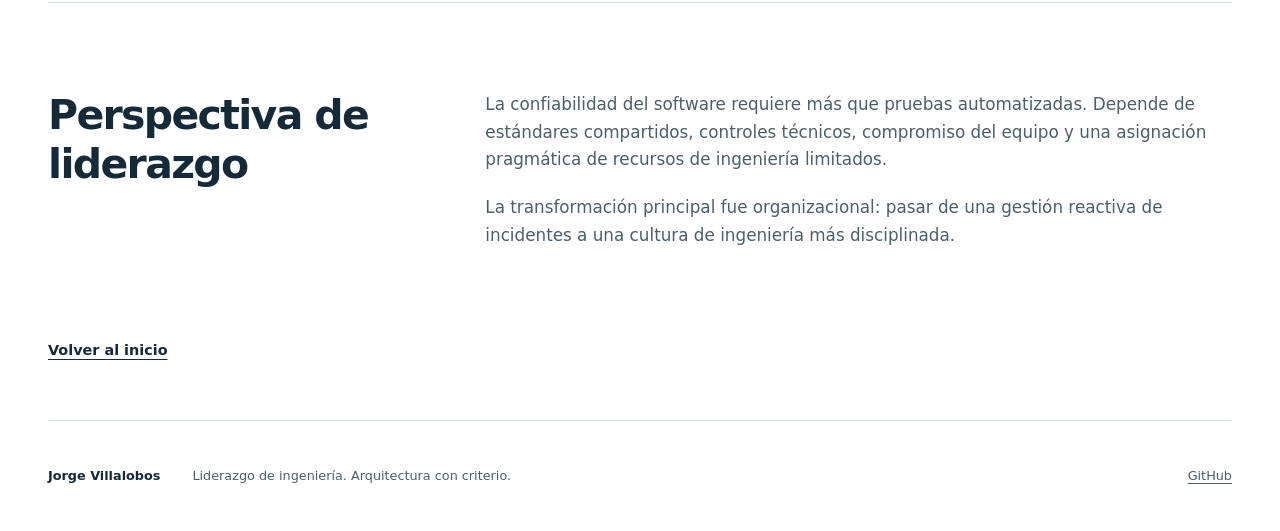
<file: es/casos/confiabilidad-api/index.html>
<!doctype html>
<html lang="es">
<head>
  <meta charset="utf-8">
  <meta name="viewport" content="width=device-width, initial-scale=1">
  <meta name="description" content="Un caso de liderazgo técnico: estándares compartidos, controles progresivos y más del 75 % de cobertura de pruebas unitarias en siete microservicios, con menos incidentes en producción.">
  <meta name="color-scheme" content="light">
  <title>Mejorando la confiabilidad de una API mediante estándares de ingeniería — Jorge Villalobos</title>
  <link rel="alternate" hreflang="en" href="../../../case-studies/api-reliability/">
  <link rel="alternate" hreflang="es" href="./">
  <link rel="icon" type="image/svg+xml" href="../../../assets/favicon.svg">
  <link rel="stylesheet" href="../../../assets/styles.css">
</head>
<body>
  <a class="skip-link" href="#main">Ir al contenido</a>
  <header class="site-header container">
    <a class="wordmark" href="../../" aria-label="Jorge Villalobos">JV<span aria-hidden="true">.</span></a>
    <nav class="main-nav" aria-label="Navegación principal"><a href="../../#about">Acerca de mí</a><a href="../../#work">Proyectos</a><a href="../../#leadership">Liderazgo</a><a href="../../#contact">Contacto</a></nav>
    <nav class="language-nav" aria-label="Idioma"><a href="../../../case-studies/api-reliability/" lang="en" hreflang="en" aria-label="English">EN</a><span aria-hidden="true">/</span><a href="./" lang="es" hreflang="es" aria-label="Español" aria-current="page">ES</a></nav>
  </header>
  <main id="main" tabindex="-1">
    <article class="case-study" aria-labelledby="case-title">
      <header class="hero container">
        <a class="text-link case-back" href="../../">Volver al inicio</a>
        <p class="eyebrow">Caso de estudio · Liderazgo de ingeniería</p>
        <h1 id="case-title">Mejorando la confiabilidad de una API mediante estándares de ingeniería</h1>
        <p class="hero-intro">Como Head of Engineering, trabajé con el equipo de desarrollo para fortalecer la calidad del software y mejorar la confiabilidad de las entregas a producción en una plataforma de tecnología financiera.</p>
      </header>
      <section class="case-section section container" aria-labelledby="challenge-title">
        <h2 id="challenge-title">El reto</h2>
        <div class="section-copy"><p>Una plataforma de tecnología financiera sufría interrupciones frecuentes en producción después de los despliegues. Recuperar el servicio exigía un esfuerzo considerable de atención de emergencias, que desviaba al equipo del desarrollo planificado.</p>
          <p>El problema iba más allá de los defectos del software: la falta de consistencia en las pruebas, las revisiones de código y las prácticas de despliegue elevaba innecesariamente el riesgo de cada entrega.</p></div>
      </section>
      <section class="case-section section container" aria-labelledby="approach-title">
        <h2 id="approach-title">Mi enfoque</h2>
        <div class="section-copy"><p>Como Head of Engineering, trabajé con el equipo de desarrollo para incorporar mayor disciplina al proceso de calidad del software.</p>
          <p>Acordamos estándares compartidos:</p>
          <ul>
            <li>Revisiones de código obligatorias.</li>
            <li>Pruebas automatizadas integradas en el flujo de desarrollo.</li>
            <li>Pruebas exitosas como requisito para avanzar con los pull requests.</li>
            <li>Despliegues controlados a producción, en lugar de cambios directos sin revisión.</li>
          </ul>
          <p>Estos estándares se establecieron como acuerdos del equipo. Los controles técnicos para exigir su cumplimiento se incorporaron de forma gradual, sobre todo en los servicios centrales existentes. Su adopción y aplicación no fueron uniformes en todos los proyectos.</p>
          <figure class="process-illustration" aria-labelledby="process-caption">
            <figcaption id="process-caption">De la atención de emergencias a la disciplina de ingeniería</figcaption>
            <div class="process-comparison">
              <div class="process-panel">
                <h3>Antes</h3>
                <ol><li>Revisiones y pruebas poco consistentes</li><li>Despliegues riesgosos a producción</li><li>Recuperación frecuente ante emergencias</li></ol>
              </div>
              <div class="process-panel">
                <h3>Después</h3>
                <ol><li>Estándares compartidos de revisión de código</li><li>Pruebas automatizadas y controles de calidad exigidos de forma gradual</li><li>Despliegues controlados y entregas más confiables</li></ol>
              </div>
            </div>
            <p>Los acuerdos del equipo fueron el punto de partida. Los controles técnicos se incorporaron de forma gradual, con prioridad en los servicios centrales en producción; no se aplicaron de manera universal.</p>
          </figure></div>
      </section>
      <section class="case-section section container" aria-labelledby="results-title">
        <h2 id="results-title">Resultados</h2>
        <div class="section-copy"><dl class="case-metrics">
            <div><dt><strong>Más del 75 %</strong> de cobertura de pruebas</dt><dd>La cobertura de pruebas unitarias automatizadas pasó de casi cero a más del 75 % en siete microservicios, en aproximadamente seis meses.</dd></div>
            <div><dt><strong>Un incidente</strong> al mes o menos</dt><dd>Las interrupciones en producción pasaron de presentarse después de casi cada despliegue a aproximadamente un incidente al mes o menos.</dd></div>
          </dl>
          <h3>Entregas de ingeniería más predecibles</h3>
          <p>Las expectativas compartidas de calidad y la menor necesidad de atender emergencias contribuyeron a un ritmo de entrega más predecible.</p></div>
      </section>
      <section class="case-section section container" aria-labelledby="constraints-title">
        <h2 id="constraints-title">Restricciones y decisiones de alcance</h2>
        <div class="section-copy"><p>Las mejoras se lograron con un equipo de ingeniería pequeño y bajo una fuerte presión por cumplir las entregas.</p>
          <p>Los proyectos nuevos solían asignarse a una sola persona, lo que limitaba las oportunidades de revisión independiente del código y la aplicación integral de los controles.</p>
          <p>Priorizamos los servicios centrales en producción e incorporamos las salvaguardas de manera gradual. Las prácticas no se adoptaron por igual en todos los proyectos.</p></div>
      </section>
      <section class="case-section section container" aria-labelledby="perspective-title">
        <h2 id="perspective-title">Perspectiva de liderazgo</h2>
        <div class="section-copy"><p>La confiabilidad del software requiere más que pruebas automatizadas. Depende de estándares compartidos, controles técnicos, compromiso del equipo y una asignación pragmática de recursos de ingeniería limitados.</p>
          <p>La transformación principal fue organizacional: pasar de una gestión reactiva de incidentes a una cultura de ingeniería más disciplinada.</p></div>
      </section>
      <div class="case-return container"><a class="text-link" href="../../">Volver al inicio</a></div>
    </article>
  </main>
  <footer class="site-footer container"><span>Jorge Villalobos</span><p>Liderazgo de ingeniería. Arquitectura con criterio.</p><a href="https://github.com/jovillal">GitHub</a></footer>
</body>
</html>
</file>
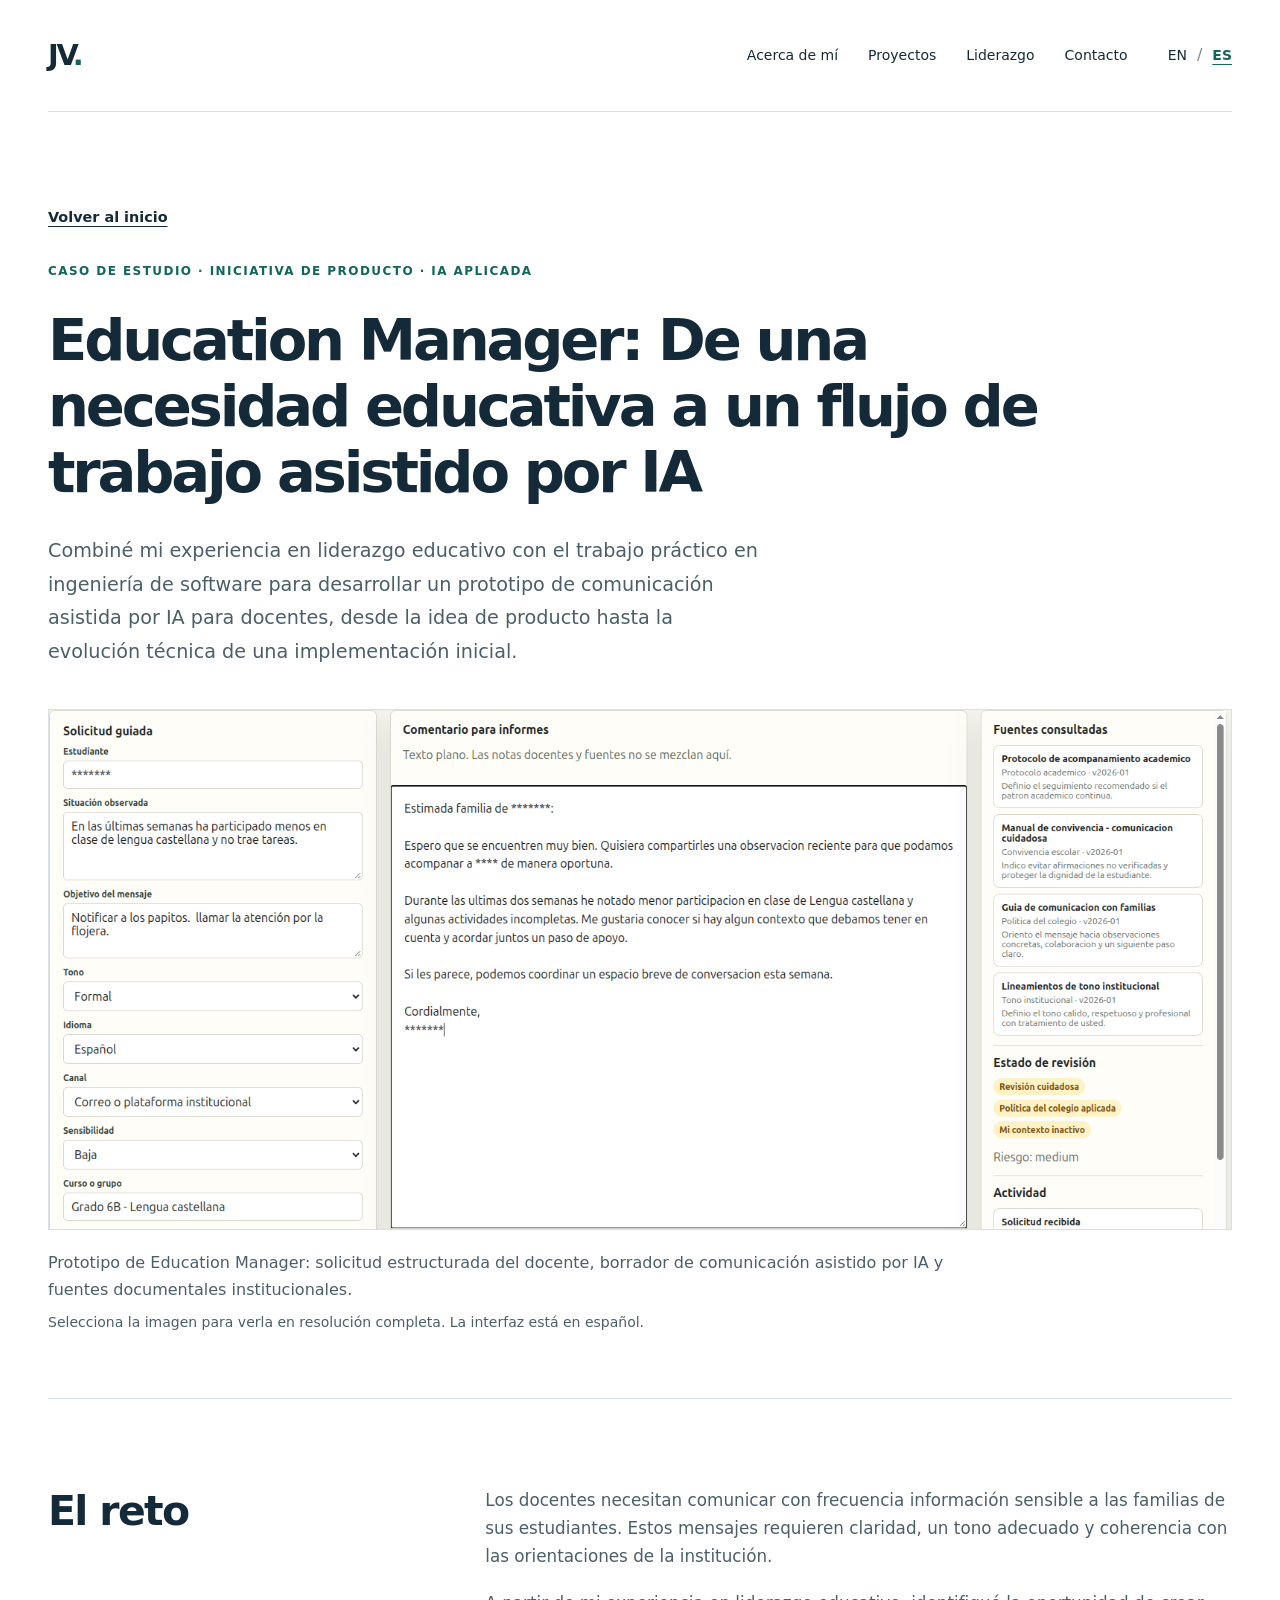
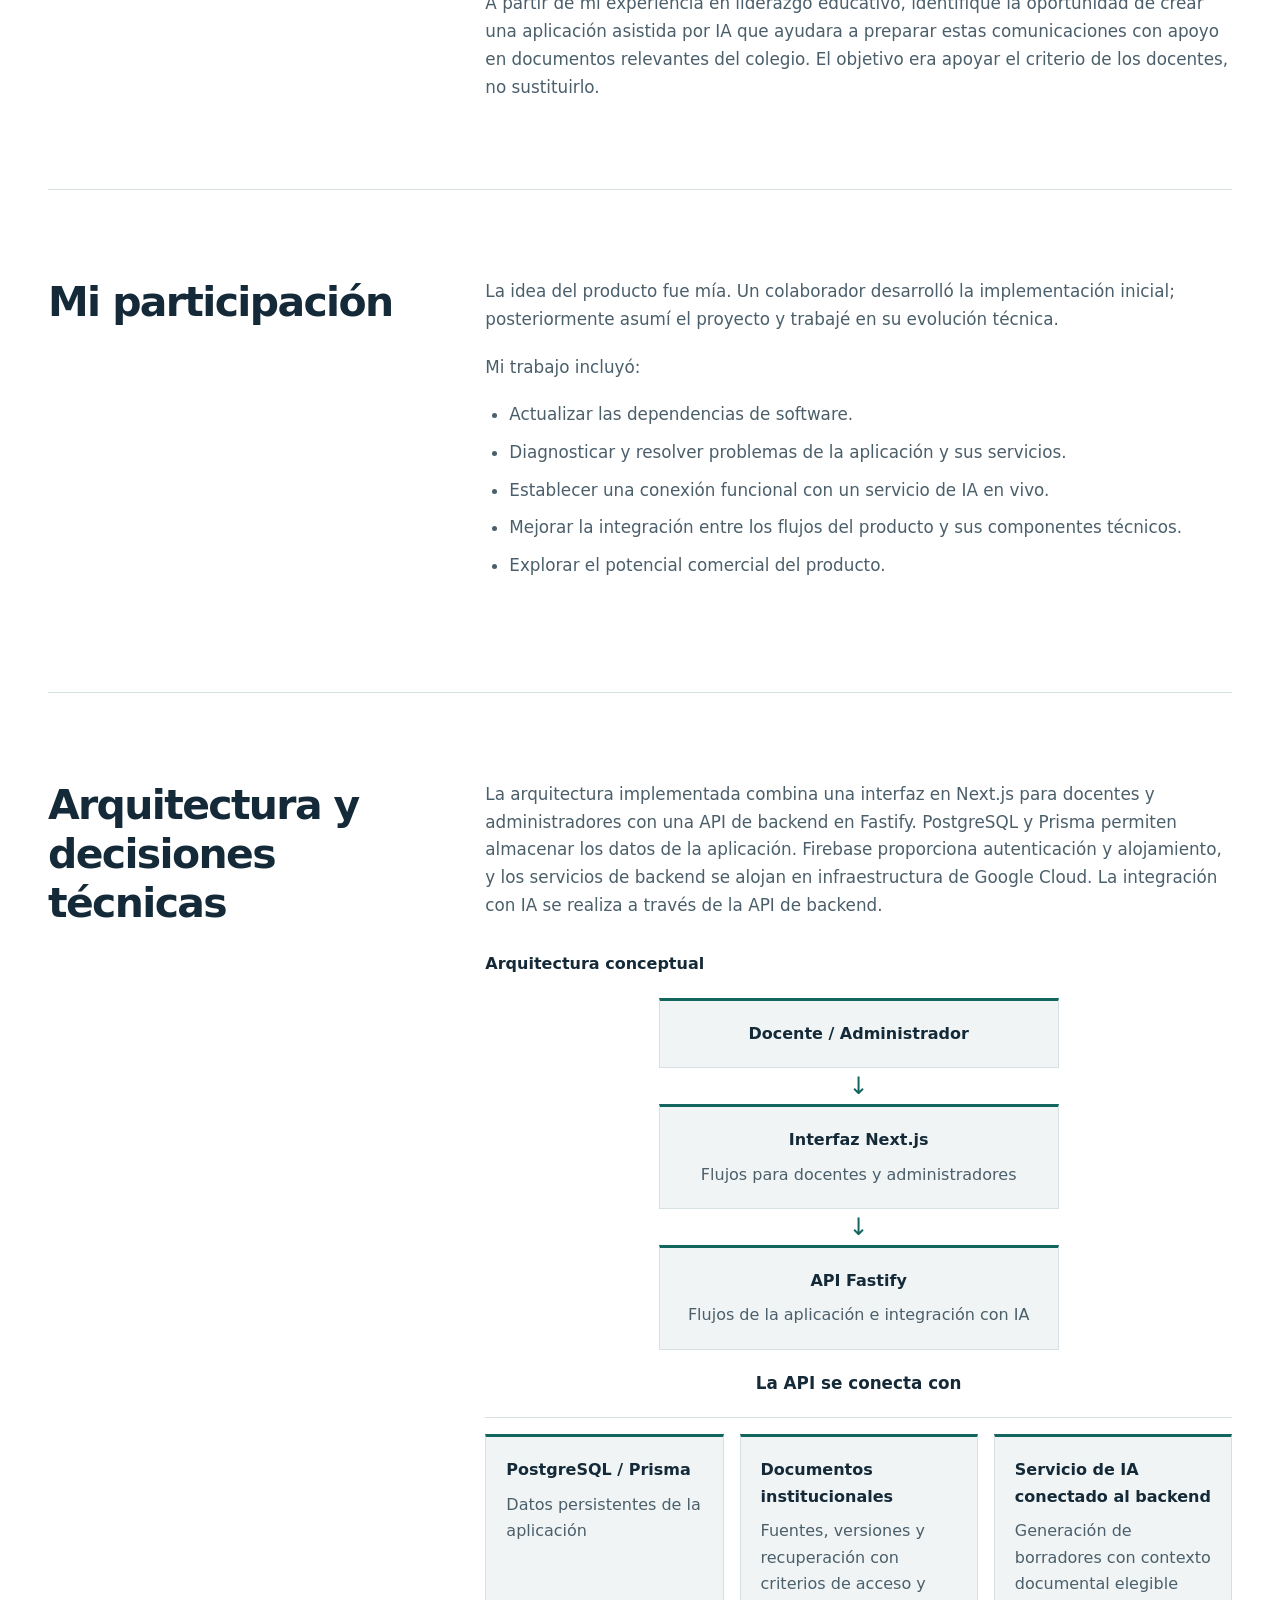
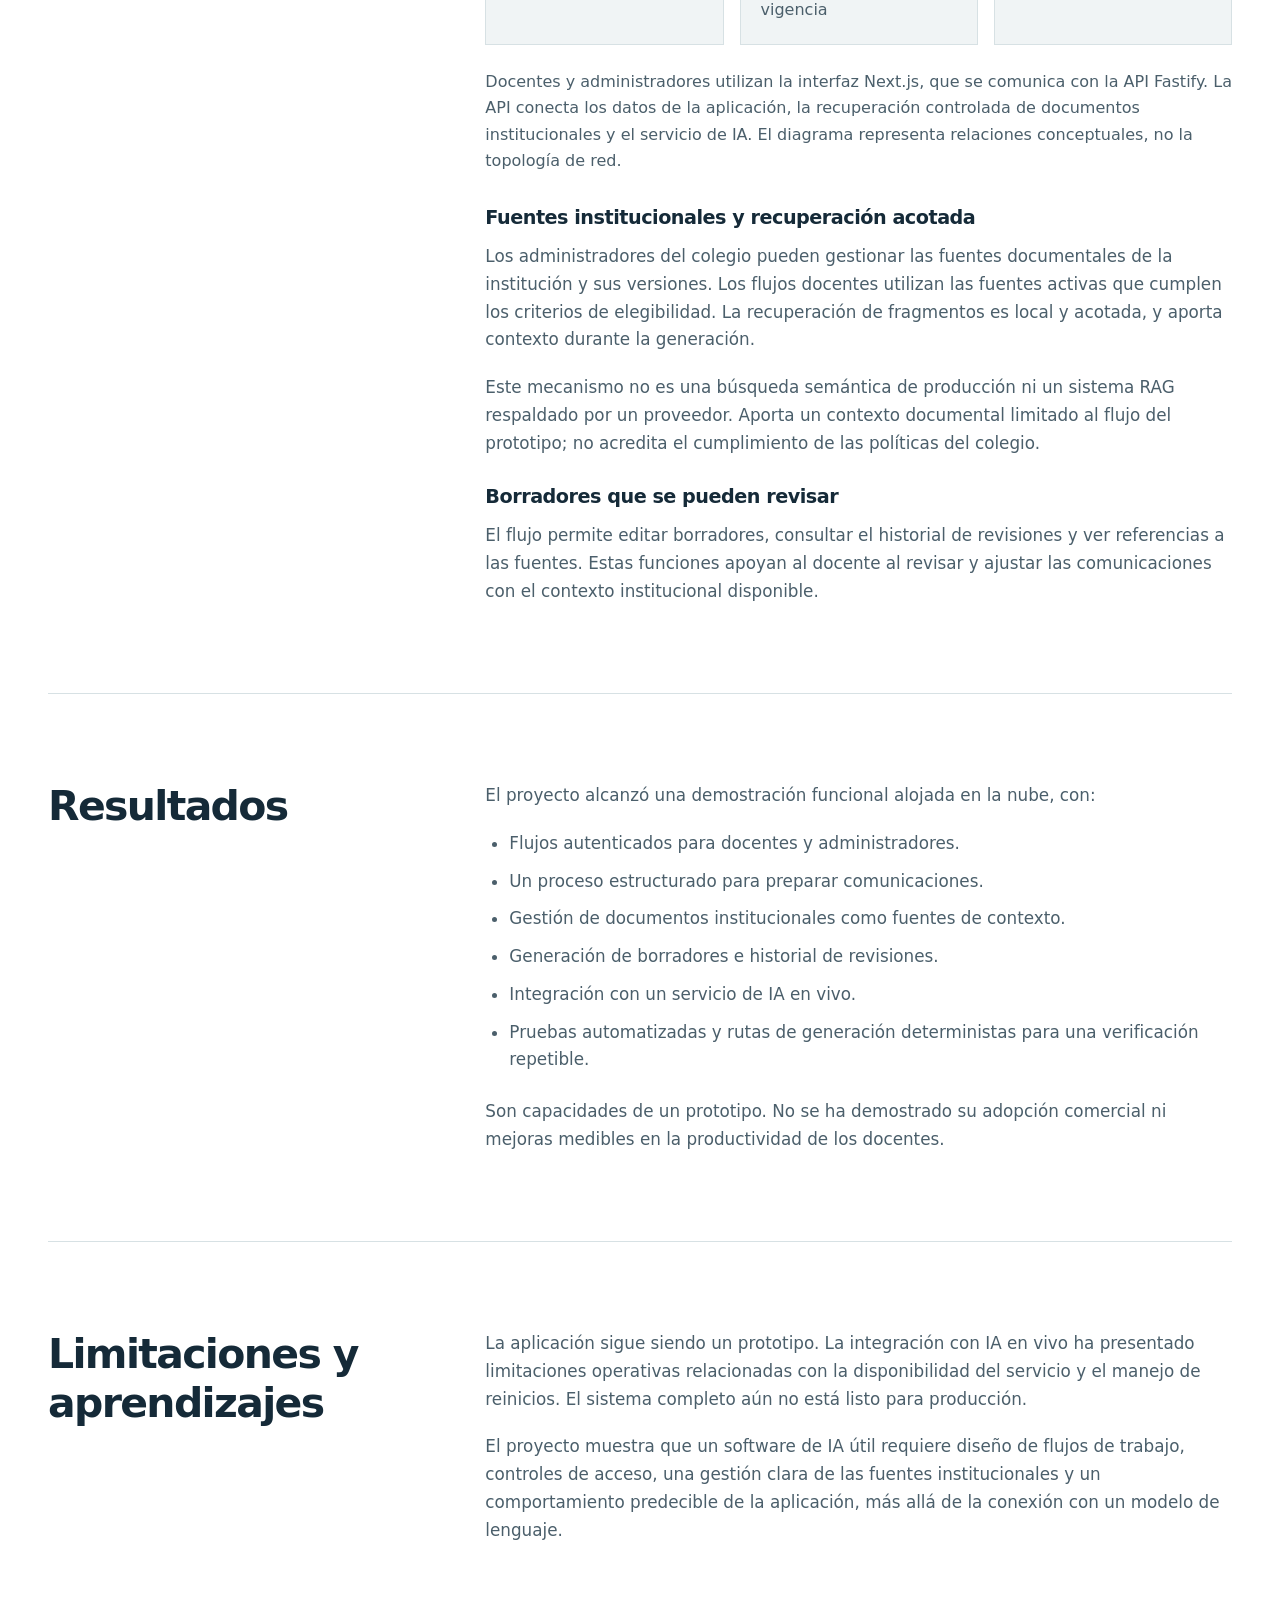
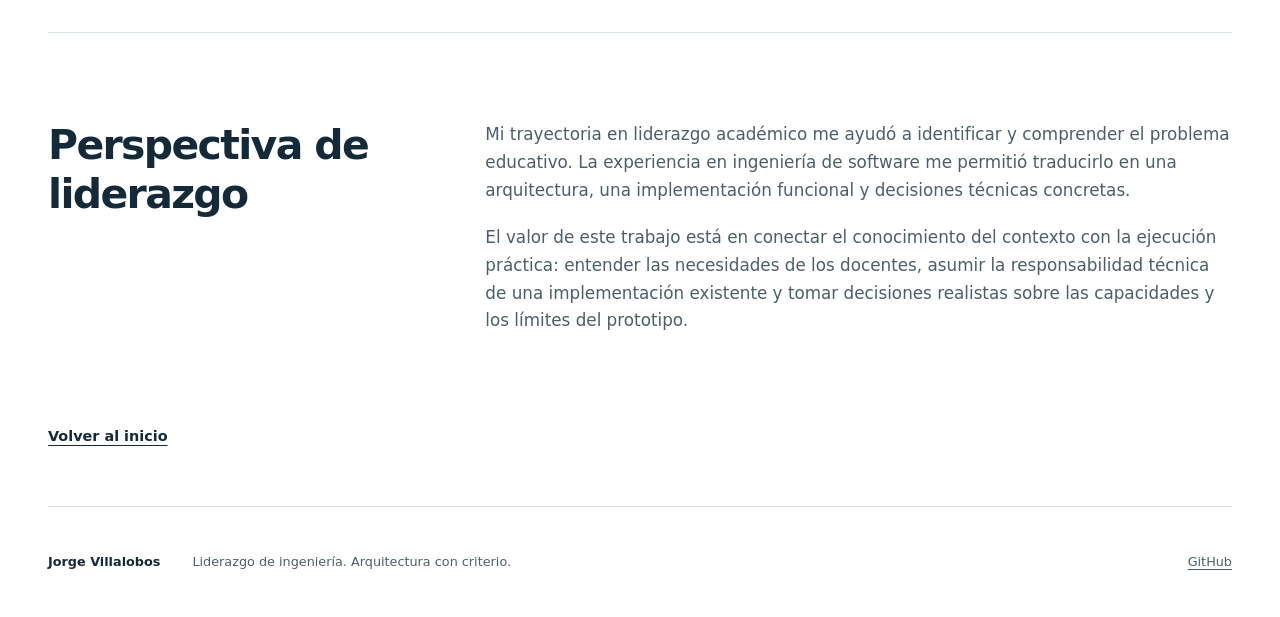
<file: es/casos/education-manager/index.html>
<!doctype html>
<html lang="es">
<head>
  <meta charset="utf-8">
  <meta name="viewport" content="width=device-width, initial-scale=1">
  <meta name="description" content="De una necesidad de comunicación educativa a un prototipo funcional con IA: iniciativa de producto, responsabilidad técnica, gestión documental, arquitectura y aprendizajes.">
  <meta name="color-scheme" content="light">
  <title>Education Manager: De una necesidad educativa a un flujo de trabajo asistido por IA — Jorge Villalobos</title>
  <link rel="alternate" hreflang="en" href="../../../case-studies/education-manager/">
  <link rel="alternate" hreflang="es" href="./">
  <link rel="icon" type="image/svg+xml" href="../../../assets/favicon.svg">
  <link rel="stylesheet" href="../../../assets/styles.css">
</head>
<body>
  <a class="skip-link" href="#main">Ir al contenido</a>
  <header class="site-header container">
    <a class="wordmark" href="../../" aria-label="Jorge Villalobos">JV<span aria-hidden="true">.</span></a>
    <nav class="main-nav" aria-label="Navegación principal"><a href="../../#about">Acerca de mí</a><a href="../../#work">Proyectos</a><a href="../../#leadership">Liderazgo</a><a href="../../#contact">Contacto</a></nav>
    <nav class="language-nav" aria-label="Idioma"><a href="../../../case-studies/education-manager/" lang="en" hreflang="en" aria-label="English">EN</a><span aria-hidden="true">/</span><a href="./" lang="es" hreflang="es" aria-label="Español" aria-current="page">ES</a></nav>
  </header>
  <main id="main" tabindex="-1">
    <article class="case-study" aria-labelledby="case-title">
      <header class="hero container screenshot-intro">
        <a class="text-link case-back" href="../../">Volver al inicio</a>
        <p class="eyebrow">Caso de estudio · Iniciativa de producto · IA aplicada</p>
        <h1 id="case-title">Education Manager: De una necesidad educativa a un flujo de trabajo asistido por IA</h1>
        <p class="hero-intro">Combiné mi experiencia en liderazgo educativo con el trabajo práctico en ingeniería de software para desarrollar un prototipo de comunicación asistida por IA para docentes, desde la idea de producto hasta la evolución técnica de una implementación inicial.</p>
      </header>
      <figure class="workflow-screenshot container" aria-labelledby="workflow-caption">
        <a href="../../../assets/images/education-manager-workflow.png" aria-label="Abrir captura de Education Manager en resolución completa (interfaz en español)"><img src="../../../assets/images/education-manager-workflow.png" width="1587" height="698" loading="lazy" alt="Interfaz de Education Manager en español con una solicitud guiada del docente, un borrador de mensaje para la familia de un estudiante y las fuentes institucionales consultadas."></a>
        <figcaption id="workflow-caption">Prototipo de Education Manager: solicitud estructurada del docente, borrador de comunicación asistido por IA y fuentes documentales institucionales.<span>Selecciona la imagen para verla en resolución completa. La interfaz está en español.</span></figcaption>
      </figure>
      <section class="case-section section container" aria-labelledby="challenge-title">
        <h2 id="challenge-title">El reto</h2>
        <div class="section-copy"><p>Los docentes necesitan comunicar con frecuencia información sensible a las familias de sus estudiantes. Estos mensajes requieren claridad, un tono adecuado y coherencia con las orientaciones de la institución.</p>
          <p>A partir de mi experiencia en liderazgo educativo, identifiqué la oportunidad de crear una aplicación asistida por IA que ayudara a preparar estas comunicaciones con apoyo en documentos relevantes del colegio. El objetivo era apoyar el criterio de los docentes, no sustituirlo.</p></div>
      </section>
      <section class="case-section section container" aria-labelledby="role-title">
        <h2 id="role-title">Mi participación</h2>
        <div class="section-copy"><p>La idea del producto fue mía. Un colaborador desarrolló la implementación inicial; posteriormente asumí el proyecto y trabajé en su evolución técnica.</p>
          <p>Mi trabajo incluyó:</p>
          <ul>
            <li>Actualizar las dependencias de software.</li>
            <li>Diagnosticar y resolver problemas de la aplicación y sus servicios.</li>
            <li>Establecer una conexión funcional con un servicio de IA en vivo.</li>
            <li>Mejorar la integración entre los flujos del producto y sus componentes técnicos.</li>
            <li>Explorar el potencial comercial del producto.</li>
          </ul></div>
      </section>
      <section class="case-section section container" aria-labelledby="architecture-title">
        <h2 id="architecture-title">Arquitectura y decisiones técnicas</h2>
        <div class="section-copy"><p>La arquitectura implementada combina una interfaz en Next.js para docentes y administradores con una API de backend en Fastify. PostgreSQL y Prisma permiten almacenar los datos de la aplicación. Firebase proporciona autenticación y alojamiento, y los servicios de backend se alojan en infraestructura de Google Cloud. La integración con IA se realiza a través de la API de backend.</p>
          <figure class="architecture" aria-labelledby="architecture-caption">
            <figcaption id="architecture-caption">Arquitectura conceptual</figcaption>
            <div class="architecture-flow">
              <div class="architecture-node"><strong>Docente / Administrador</strong></div>
              <div class="architecture-connector" aria-hidden="true">↓</div>
              <div class="architecture-node"><strong>Interfaz Next.js</strong><span>Flujos para docentes y administradores</span></div>
              <div class="architecture-connector" aria-hidden="true">↓</div>
              <div class="architecture-node"><strong>API Fastify</strong><span>Flujos de la aplicación e integración con IA</span></div>
            </div>
            <p class="architecture-relation">La API se conecta con</p>
            <div class="architecture-services">
              <div class="architecture-node"><strong>PostgreSQL / Prisma</strong><span>Datos persistentes de la aplicación</span></div>
              <div class="architecture-node"><strong>Documentos institucionales</strong><span>Fuentes, versiones y recuperación con criterios de acceso y vigencia</span></div>
              <div class="architecture-node"><strong>Servicio de IA conectado al backend</strong><span>Generación de borradores con contexto documental elegible</span></div>
            </div>
            <p class="architecture-note">Docentes y administradores utilizan la interfaz Next.js, que se comunica con la API Fastify. La API conecta los datos de la aplicación, la recuperación controlada de documentos institucionales y el servicio de IA. El diagrama representa relaciones conceptuales, no la topología de red.</p>
          </figure>
          <h3>Fuentes institucionales y recuperación acotada</h3>
          <p>Los administradores del colegio pueden gestionar las fuentes documentales de la institución y sus versiones. Los flujos docentes utilizan las fuentes activas que cumplen los criterios de elegibilidad. La recuperación de fragmentos es local y acotada, y aporta contexto durante la generación.</p>
          <p>Este mecanismo no es una búsqueda semántica de producción ni un sistema RAG respaldado por un proveedor. Aporta un contexto documental limitado al flujo del prototipo; no acredita el cumplimiento de las políticas del colegio.</p>
          <h3>Borradores que se pueden revisar</h3>
          <p>El flujo permite editar borradores, consultar el historial de revisiones y ver referencias a las fuentes. Estas funciones apoyan al docente al revisar y ajustar las comunicaciones con el contexto institucional disponible.</p></div>
      </section>
      <section class="case-section section container" aria-labelledby="results-title">
        <h2 id="results-title">Resultados</h2>
        <div class="section-copy"><p>El proyecto alcanzó una demostración funcional alojada en la nube, con:</p>
          <ul>
            <li>Flujos autenticados para docentes y administradores.</li>
            <li>Un proceso estructurado para preparar comunicaciones.</li>
            <li>Gestión de documentos institucionales como fuentes de contexto.</li>
            <li>Generación de borradores e historial de revisiones.</li>
            <li>Integración con un servicio de IA en vivo.</li>
            <li>Pruebas automatizadas y rutas de generación deterministas para una verificación repetible.</li>
          </ul>
          <p>Son capacidades de un prototipo. No se ha demostrado su adopción comercial ni mejoras medibles en la productividad de los docentes.</p></div>
      </section>
      <section class="case-section section container" aria-labelledby="limitations-title">
        <h2 id="limitations-title">Limitaciones y aprendizajes</h2>
        <div class="section-copy"><p>La aplicación sigue siendo un prototipo. La integración con IA en vivo ha presentado limitaciones operativas relacionadas con la disponibilidad del servicio y el manejo de reinicios. El sistema completo aún no está listo para producción.</p>
          <p>El proyecto muestra que un software de IA útil requiere diseño de flujos de trabajo, controles de acceso, una gestión clara de las fuentes institucionales y un comportamiento predecible de la aplicación, más allá de la conexión con un modelo de lenguaje.</p></div>
      </section>
      <section class="case-section section container" aria-labelledby="perspective-title">
        <h2 id="perspective-title">Perspectiva de liderazgo</h2>
        <div class="section-copy"><p>Mi trayectoria en liderazgo académico me ayudó a identificar y comprender el problema educativo. La experiencia en ingeniería de software me permitió traducirlo en una arquitectura, una implementación funcional y decisiones técnicas concretas.</p>
          <p>El valor de este trabajo está en conectar el conocimiento del contexto con la ejecución práctica: entender las necesidades de los docentes, asumir la responsabilidad técnica de una implementación existente y tomar decisiones realistas sobre las capacidades y los límites del prototipo.</p></div>
      </section>
      <div class="case-return container"><a class="text-link" href="../../">Volver al inicio</a></div>
    </article>
  </main>
  <footer class="site-footer container"><span>Jorge Villalobos</span><p>Liderazgo de ingeniería. Arquitectura con criterio.</p><a href="https://github.com/jovillal">GitHub</a></footer>
</body>
</html>
</file>
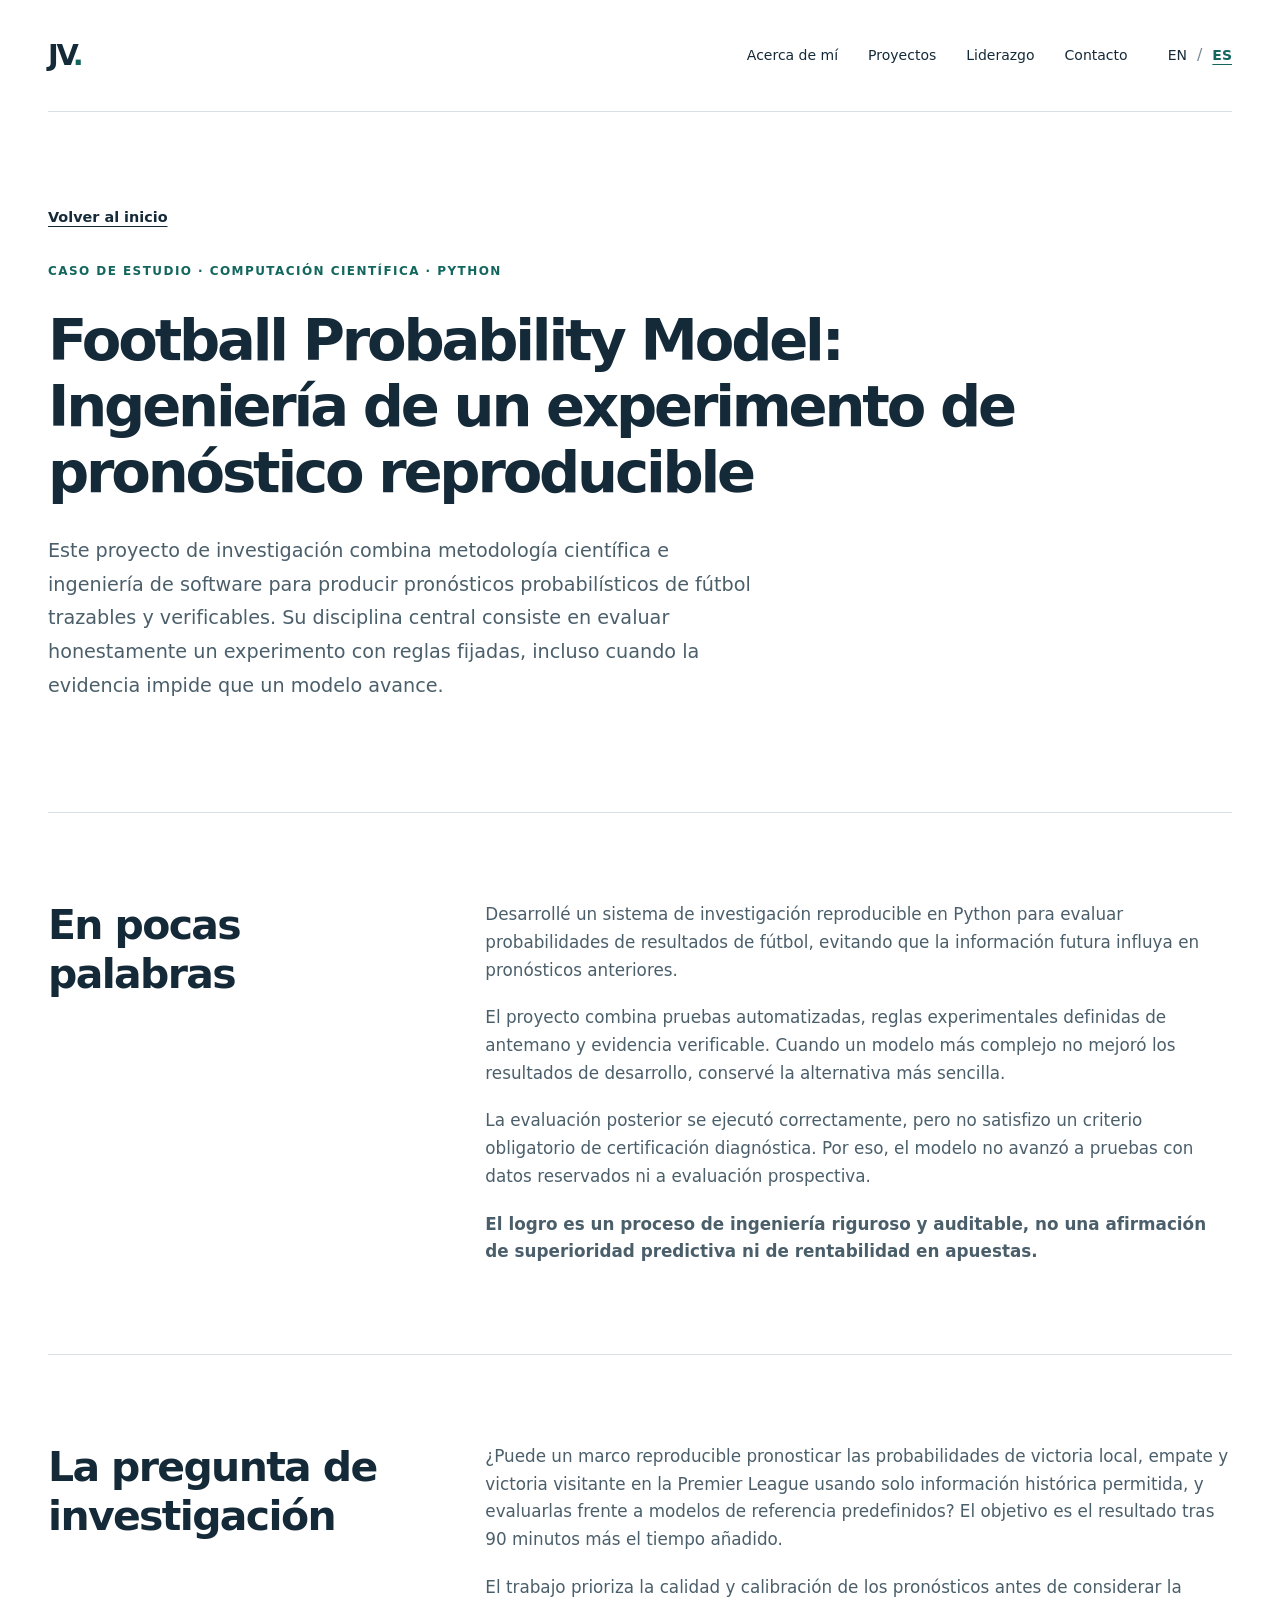
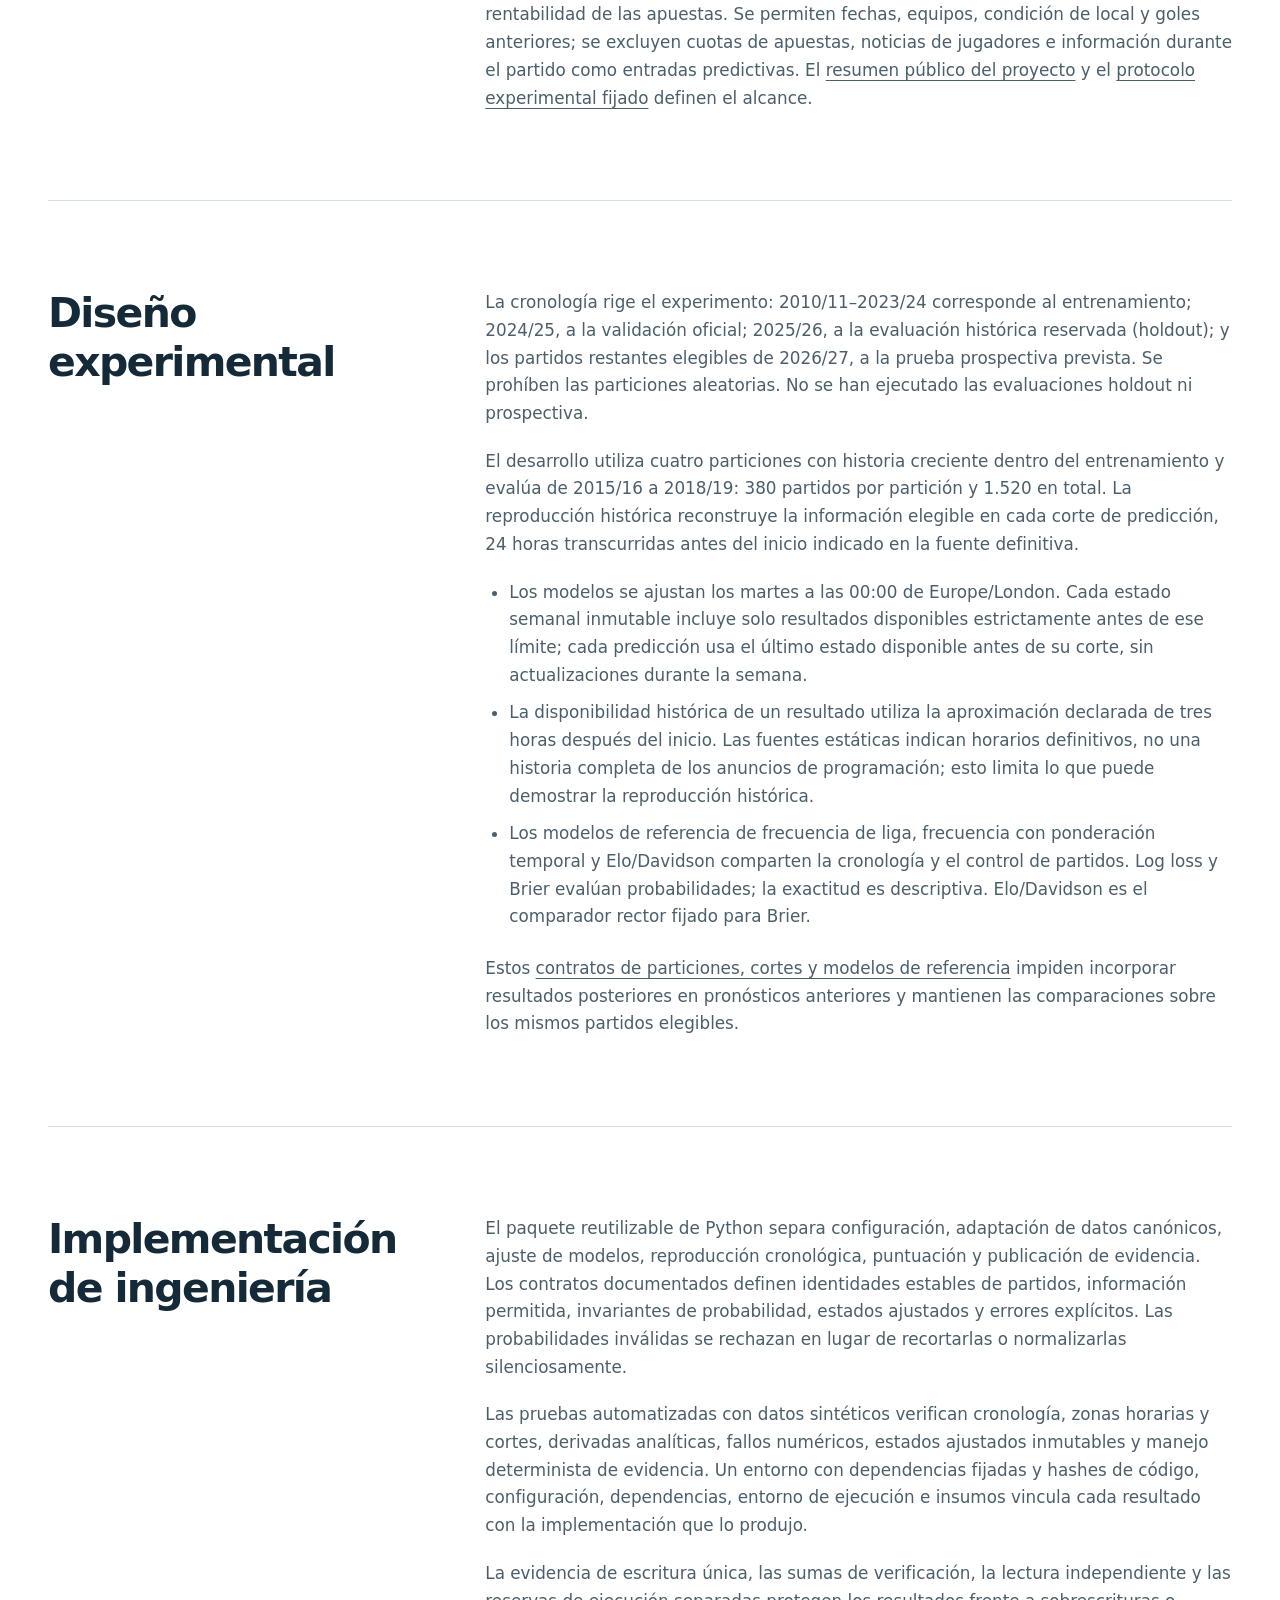
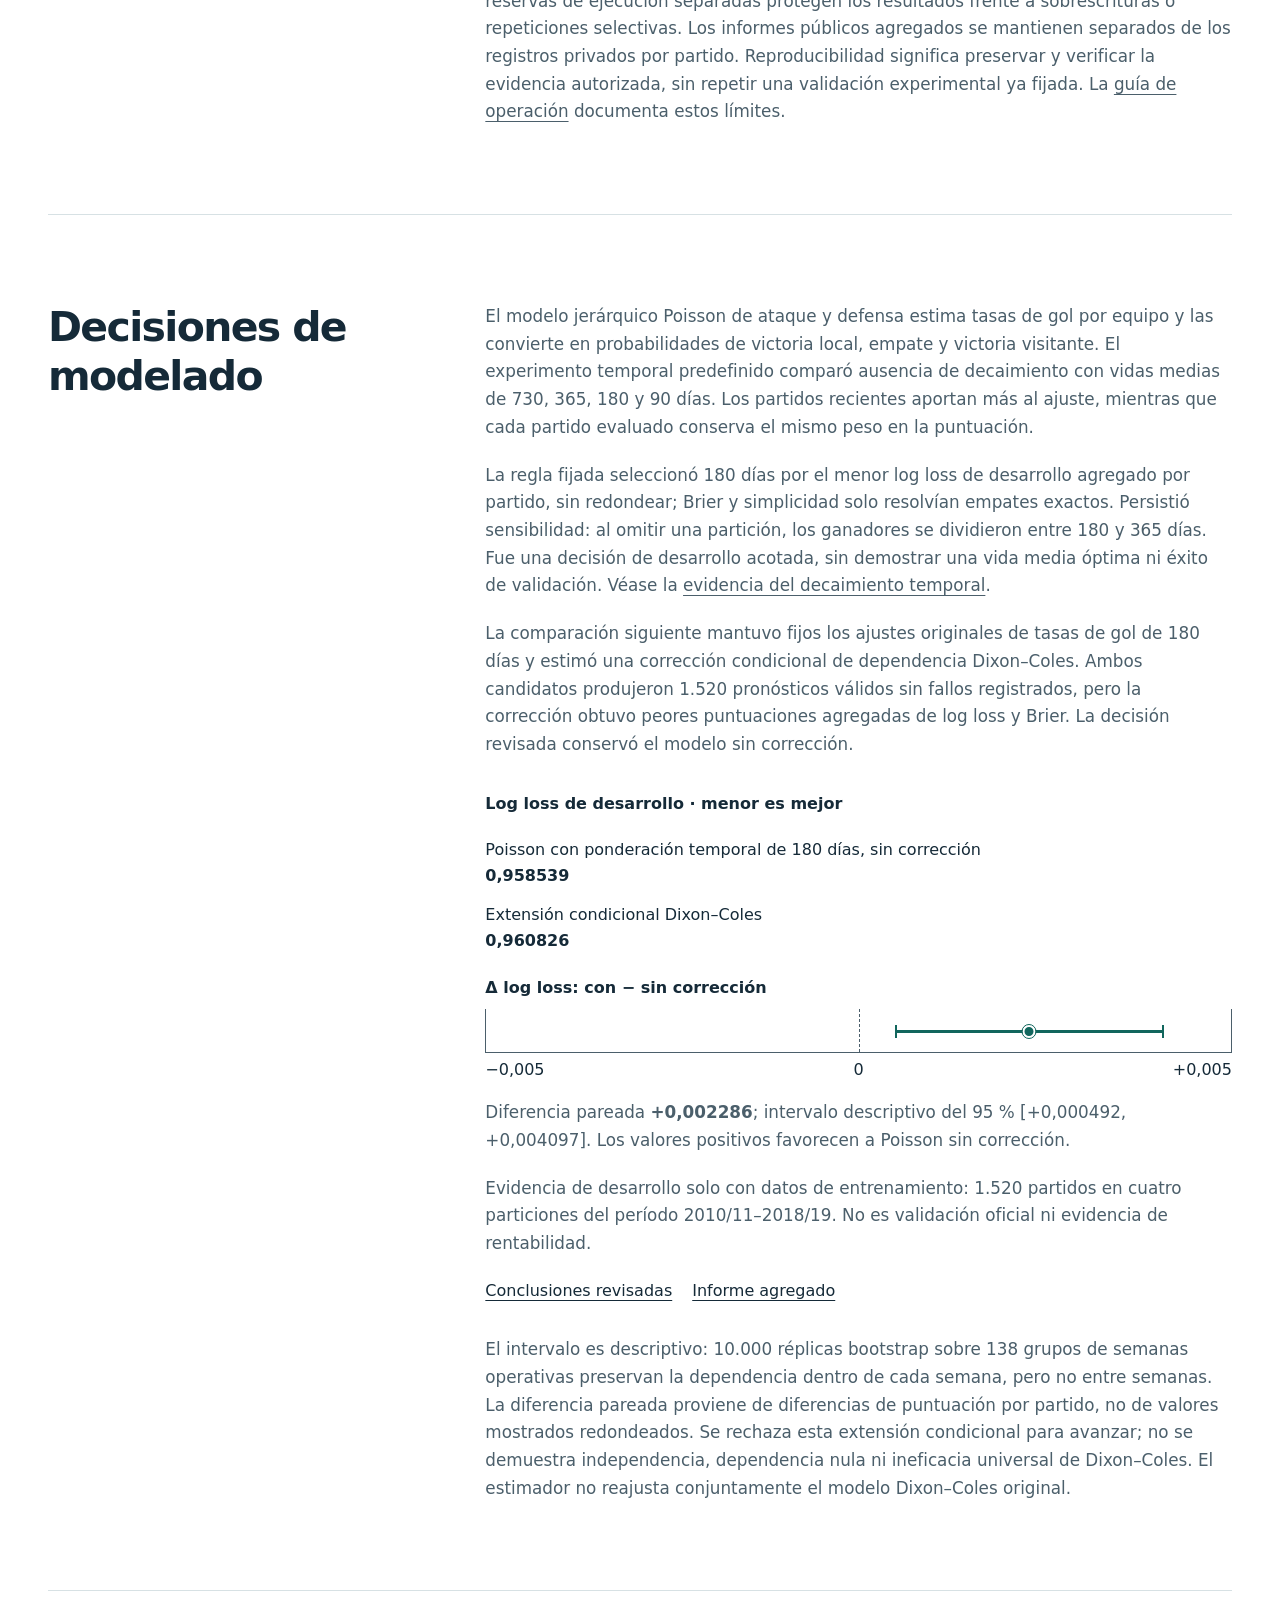
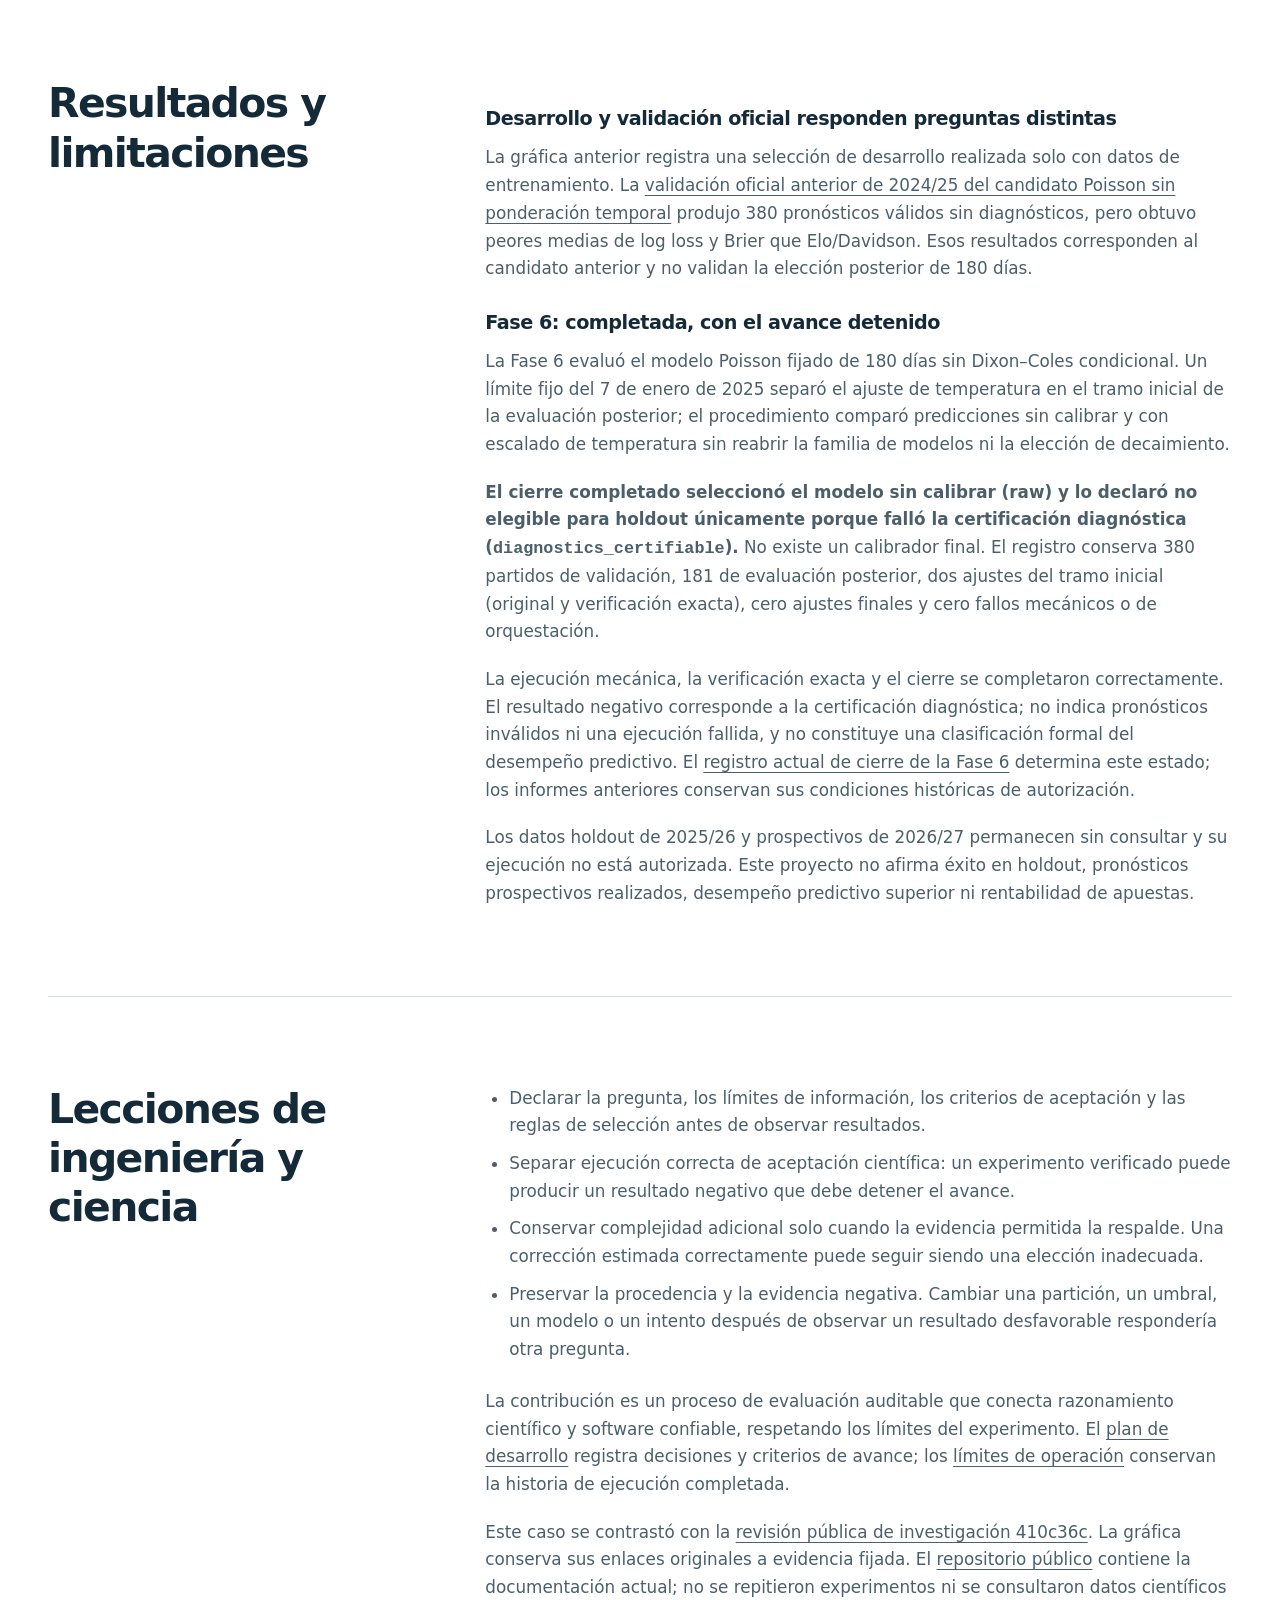
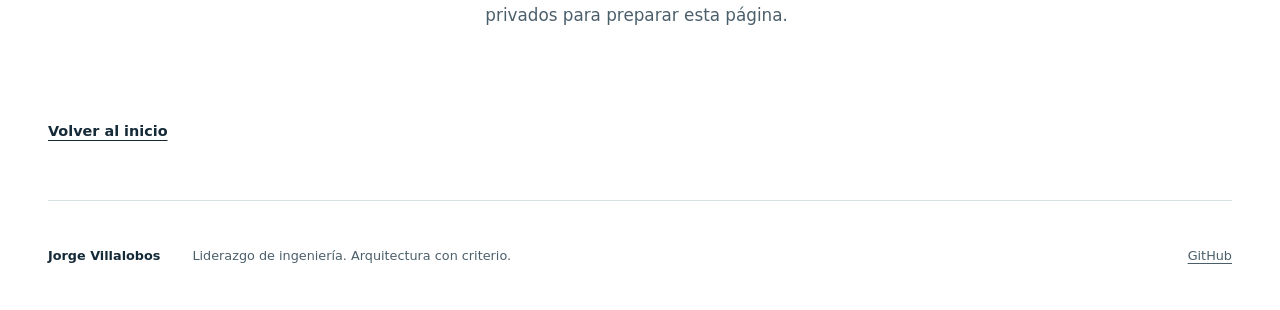
<file: es/casos/football-probability-model/index.html>
<!doctype html>
<html lang="es">
<head>
  <meta charset="utf-8">
  <meta name="viewport" content="width=device-width, initial-scale=1">
  <meta name="description" content="Metodología científica e ingeniería en Python para pronósticos reproducibles: evaluación cronológica, selección con datos de entrenamiento y límites de certificación diagnóstica de la Fase 6.">
  <meta name="color-scheme" content="light">
  <title>Football Probability Model: Ingeniería de un experimento de pronóstico reproducible — Jorge Villalobos</title>
  <link rel="alternate" hreflang="en" href="../../../case-studies/football-probability-model/">
  <link rel="alternate" hreflang="es" href="./">
  <link rel="icon" type="image/svg+xml" href="../../../assets/favicon.svg">
  <link rel="stylesheet" href="../../../assets/styles.css">
</head>
<body>
  <a class="skip-link" href="#main">Ir al contenido</a>
  <header class="site-header container">
    <a class="wordmark" href="../../" aria-label="Jorge Villalobos">JV<span aria-hidden="true">.</span></a>
    <nav class="main-nav" aria-label="Navegación principal"><a href="../../#about">Acerca de mí</a><a href="../../#work">Proyectos</a><a href="../../#leadership">Liderazgo</a><a href="../../#contact">Contacto</a></nav>
    <nav class="language-nav" aria-label="Idioma"><a href="../../../case-studies/football-probability-model/" lang="en" hreflang="en" aria-label="English">EN</a><span aria-hidden="true">/</span><a href="./" lang="es" hreflang="es" aria-label="Español" aria-current="page">ES</a></nav>
  </header>
  <main id="main" tabindex="-1">
    <article class="case-study" aria-labelledby="case-title">
      <header class="hero container">
        <a class="text-link case-back" href="../../">Volver al inicio</a>
        <p class="eyebrow">Caso de estudio · Computación científica · Python</p>
        <h1 id="case-title">Football Probability Model: Ingeniería de un experimento de pronóstico reproducible</h1>
        <p class="hero-intro">Este proyecto de investigación combina metodología científica e ingeniería de software para producir pronósticos probabilísticos de fútbol trazables y verificables. Su disciplina central consiste en evaluar honestamente un experimento con reglas fijadas, incluso cuando la evidencia impide que un modelo avance.</p>
      </header>
      <section class="case-section section container" aria-labelledby="summary-title">
        <h2 id="summary-title">En pocas palabras</h2>
        <div class="section-copy">
          <p>Desarrollé un sistema de investigación reproducible en Python para evaluar probabilidades de resultados de fútbol, evitando que la información futura influya en pronósticos anteriores.</p>
          <p>El proyecto combina pruebas automatizadas, reglas experimentales definidas de antemano y evidencia verificable. Cuando un modelo más complejo no mejoró los resultados de desarrollo, conservé la alternativa más sencilla.</p>
          <p>La evaluación posterior se ejecutó correctamente, pero no satisfizo un criterio obligatorio de certificación diagnóstica. Por eso, el modelo no avanzó a pruebas con datos reservados ni a evaluación prospectiva.</p>
          <p><strong>El logro es un proceso de ingeniería riguroso y auditable, no una afirmación de superioridad predictiva ni de rentabilidad en apuestas.</strong></p>
        </div>
      </section>
      <section class="case-section section container" aria-labelledby="question-title">
        <h2 id="question-title">La pregunta de investigación</h2>
        <div class="section-copy"><p>¿Puede un marco reproducible pronosticar las probabilidades de victoria local, empate y victoria visitante en la Premier League usando solo información histórica permitida, y evaluarlas frente a modelos de referencia predefinidos? El objetivo es el resultado tras 90 minutos más el tiempo añadido.</p><p>El trabajo prioriza la calidad y calibración de los pronósticos antes de considerar la rentabilidad de las apuestas. Se permiten fechas, equipos, condición de local y goles anteriores; se excluyen cuotas de apuestas, noticias de jugadores e información durante el partido como entradas predictivas. El <a href="https://github.com/jovillal/football-probability-model/blob/410c36c2f6e832c9bc22dc145d5817b5e164a23a/README.md">resumen público del proyecto</a> y el <a href="https://github.com/jovillal/football-probability-model/blob/410c36c2f6e832c9bc22dc145d5817b5e164a23a/docs/experiment-protocol.md">protocolo experimental fijado</a> definen el alcance.</p></div>
      </section>
      <section class="case-section section container" aria-labelledby="design-title">
        <h2 id="design-title">Diseño experimental</h2>
        <div class="section-copy"><p>La cronología rige el experimento: 2010/11–2023/24 corresponde al entrenamiento; 2024/25, a la validación oficial; 2025/26, a la evaluación histórica reservada (holdout); y los partidos restantes elegibles de 2026/27, a la prueba prospectiva prevista. Se prohíben las particiones aleatorias. No se han ejecutado las evaluaciones holdout ni prospectiva.</p><p>El desarrollo utiliza cuatro particiones con historia creciente dentro del entrenamiento y evalúa de 2015/16 a 2018/19: 380 partidos por partición y 1.520 en total. La reproducción histórica reconstruye la información elegible en cada corte de predicción, 24 horas transcurridas antes del inicio indicado en la fuente definitiva.</p><ul>
            <li>Los modelos se ajustan los martes a las 00:00 de Europe/London. Cada estado semanal inmutable incluye solo resultados disponibles estrictamente antes de ese límite; cada predicción usa el último estado disponible antes de su corte, sin actualizaciones durante la semana.</li>
            <li>La disponibilidad histórica de un resultado utiliza la aproximación declarada de tres horas después del inicio. Las fuentes estáticas indican horarios definitivos, no una historia completa de los anuncios de programación; esto limita lo que puede demostrar la reproducción histórica.</li>
            <li>Los modelos de referencia de frecuencia de liga, frecuencia con ponderación temporal y Elo/Davidson comparten la cronología y el control de partidos. Log loss y Brier evalúan probabilidades; la exactitud es descriptiva. Elo/Davidson es el comparador rector fijado para Brier.</li>
          </ul><p>Estos <a href="https://github.com/jovillal/football-probability-model/blob/410c36c2f6e832c9bc22dc145d5817b5e164a23a/docs/experiment-protocol.md#historical-partitions">contratos de particiones, cortes y modelos de referencia</a> impiden incorporar resultados posteriores en pronósticos anteriores y mantienen las comparaciones sobre los mismos partidos elegibles.</p></div>
      </section>
      <section class="case-section section container" aria-labelledby="implementation-title">
        <h2 id="implementation-title">Implementación de ingeniería</h2>
        <div class="section-copy"><p>El paquete reutilizable de Python separa configuración, adaptación de datos canónicos, ajuste de modelos, reproducción cronológica, puntuación y publicación de evidencia. Los contratos documentados definen identidades estables de partidos, información permitida, invariantes de probabilidad, estados ajustados y errores explícitos. Las probabilidades inválidas se rechazan en lugar de recortarlas o normalizarlas silenciosamente.</p><p>Las pruebas automatizadas con datos sintéticos verifican cronología, zonas horarias y cortes, derivadas analíticas, fallos numéricos, estados ajustados inmutables y manejo determinista de evidencia. Un entorno con dependencias fijadas y hashes de código, configuración, dependencias, entorno de ejecución e insumos vincula cada resultado con la implementación que lo produjo.</p><p>La evidencia de escritura única, las sumas de verificación, la lectura independiente y las reservas de ejecución separadas protegen los resultados frente a sobrescrituras o repeticiones selectivas. Los informes públicos agregados se mantienen separados de los registros privados por partido. Reproducibilidad significa preservar y verificar la evidencia autorizada, sin repetir una validación experimental ya fijada. La <a href="https://github.com/jovillal/football-probability-model/blob/410c36c2f6e832c9bc22dc145d5817b5e164a23a/docs/phase6-validation-calibration-operator.md">guía de operación</a> documenta estos límites.</p></div>
      </section>
      <section class="case-section section container" aria-labelledby="modeling-title">
        <h2 id="modeling-title">Decisiones de modelado</h2>
        <div class="section-copy"><p>El modelo jerárquico Poisson de ataque y defensa estima tasas de gol por equipo y las convierte en probabilidades de victoria local, empate y victoria visitante. El experimento temporal predefinido comparó ausencia de decaimiento con vidas medias de 730, 365, 180 y 90 días. Los partidos recientes aportan más al ajuste, mientras que cada partido evaluado conserva el mismo peso en la puntuación.</p><p>La regla fijada seleccionó 180 días por el menor log loss de desarrollo agregado por partido, sin redondear; Brier y simplicidad solo resolvían empates exactos. Persistió sensibilidad: al omitir una partición, los ganadores se dividieron entre 180 y 365 días. Fue una decisión de desarrollo acotada, sin demostrar una vida media óptima ni éxito de validación. Véase la <a href="https://github.com/jovillal/football-probability-model/blob/410c36c2f6e832c9bc22dc145d5817b5e164a23a/docs/development-backtest-poisson-time-decay-v1.md">evidencia del decaimiento temporal</a>.</p><p>La comparación siguiente mantuvo fijos los ajustes originales de tasas de gol de 180 días y estimó una corrección condicional de dependencia Dixon–Coles. Ambos candidatos produjeron 1.520 pronósticos válidos sin fallos registrados, pero la corrección obtuvo peores puntuaciones agregadas de log loss y Brier. La decisión revisada conservó el modelo sin corrección.</p><figure class="evidence-graphic" aria-labelledby="football-evidence-caption">
            <figcaption id="football-evidence-caption">Log loss de desarrollo · menor es mejor</figcaption>
            <dl class="evidence-scores">
              <div><dt>Poisson con ponderación temporal de 180 días, sin corrección</dt><dd>0,958539</dd></div>
              <div><dt>Extensión condicional Dixon–Coles</dt><dd>0,960826</dd></div>
            </dl>
            <div class="evidence-axis-label">Δ log loss: con − sin corrección</div>
            <div class="evidence-plot" aria-hidden="true">
              <span class="evidence-zero"></span>
              <span class="evidence-interval" style="left: 54.92002805%; width: 36.05000245%"></span>
              <span class="evidence-point" style="left: 72.86400407%"></span>
            </div>
            <div class="evidence-ticks" aria-hidden="true"><span>−0,005</span><span>0</span><span>+0,005</span></div>
            <p class="evidence-interpretation">Diferencia pareada <strong>+0,002286</strong>; intervalo descriptivo del 95 % [<span>+0,000492</span>, <span>+0,004097</span>]. Los valores positivos favorecen a Poisson sin corrección.</p>
            <p>Evidencia de desarrollo solo con datos de entrenamiento: 1.520 partidos en cuatro particiones del período 2010/11–2018/19. No es validación oficial ni evidencia de rentabilidad.</p>
            <div class="evidence-sources"><a href="https://github.com/jovillal/football-probability-model/blob/ae063d11a599ac23070a15497c38edebd0859d29/docs/development-backtest-conditional-dixon-coles-v1.md">Conclusiones revisadas</a><a href="https://github.com/jovillal/football-probability-model/blob/ae063d11a599ac23070a15497c38edebd0859d29/reports/development-backtest-conditional-dixon-coles-v1.json">Informe agregado</a></div>
          </figure><p>El intervalo es descriptivo: 10.000 réplicas bootstrap sobre 138 grupos de semanas operativas preservan la dependencia dentro de cada semana, pero no entre semanas. La diferencia pareada proviene de diferencias de puntuación por partido, no de valores mostrados redondeados. Se rechaza esta extensión condicional para avanzar; no se demuestra independencia, dependencia nula ni ineficacia universal de Dixon–Coles. El estimador no reajusta conjuntamente el modelo Dixon–Coles original.</p></div>
      </section>
      <section class="case-section section container" aria-labelledby="results-title">
        <h2 id="results-title">Resultados y limitaciones</h2>
        <div class="section-copy"><h3>Desarrollo y validación oficial responden preguntas distintas</h3><p>La gráfica anterior registra una selección de desarrollo realizada solo con datos de entrenamiento. La <a href="https://github.com/jovillal/football-probability-model/blob/410c36c2f6e832c9bc22dc145d5817b5e164a23a/docs/validation-poisson-v1.md">validación oficial anterior de 2024/25 del candidato Poisson sin ponderación temporal</a> produjo 380 pronósticos válidos sin diagnósticos, pero obtuvo peores medias de log loss y Brier que Elo/Davidson. Esos resultados corresponden al candidato anterior y no validan la elección posterior de 180 días.</p><h3>Fase 6: completada, con el avance detenido</h3><p>La Fase 6 evaluó el modelo Poisson fijado de 180 días sin Dixon–Coles condicional. Un límite fijo del 7 de enero de 2025 separó el ajuste de temperatura en el tramo inicial de la evaluación posterior; el procedimiento comparó predicciones sin calibrar y con escalado de temperatura sin reabrir la familia de modelos ni la elección de decaimiento.</p><p><strong>El cierre completado seleccionó el modelo sin calibrar (raw) y lo declaró no elegible para holdout únicamente porque falló la certificación diagnóstica (<code>diagnostics_certifiable</code>).</strong> No existe un calibrador final. El registro conserva 380 partidos de validación, 181 de evaluación posterior, dos ajustes del tramo inicial (original y verificación exacta), cero ajustes finales y cero fallos mecánicos o de orquestación.</p><p>La ejecución mecánica, la verificación exacta y el cierre se completaron correctamente. El resultado negativo corresponde a la certificación diagnóstica; no indica pronósticos inválidos ni una ejecución fallida, y no constituye una clasificación formal del desempeño predictivo. El <a href="https://github.com/jovillal/football-probability-model/blob/410c36c2f6e832c9bc22dc145d5817b5e164a23a/docs/development-plan.md#phase-6-closeout-record">registro actual de cierre de la Fase 6</a> determina este estado; los informes anteriores conservan sus condiciones históricas de autorización.</p><p>Los datos holdout de 2025/26 y prospectivos de 2026/27 permanecen sin consultar y su ejecución no está autorizada. Este proyecto no afirma éxito en holdout, pronósticos prospectivos realizados, desempeño predictivo superior ni rentabilidad de apuestas.</p></div>
      </section>
      <section class="case-section section container" aria-labelledby="lessons-title">
        <h2 id="lessons-title">Lecciones de ingeniería y ciencia</h2>
        <div class="section-copy"><ul>
            <li>Declarar la pregunta, los límites de información, los criterios de aceptación y las reglas de selección antes de observar resultados.</li>
            <li>Separar ejecución correcta de aceptación científica: un experimento verificado puede producir un resultado negativo que debe detener el avance.</li>
            <li>Conservar complejidad adicional solo cuando la evidencia permitida la respalde. Una corrección estimada correctamente puede seguir siendo una elección inadecuada.</li>
            <li>Preservar la procedencia y la evidencia negativa. Cambiar una partición, un umbral, un modelo o un intento después de observar un resultado desfavorable respondería otra pregunta.</li>
          </ul><p>La contribución es un proceso de evaluación auditable que conecta razonamiento científico y software confiable, respetando los límites del experimento. El <a href="https://github.com/jovillal/football-probability-model/blob/410c36c2f6e832c9bc22dc145d5817b5e164a23a/docs/development-plan.md">plan de desarrollo</a> registra decisiones y criterios de avance; los <a href="https://github.com/jovillal/football-probability-model/blob/410c36c2f6e832c9bc22dc145d5817b5e164a23a/docs/phase6-validation-calibration-operator.md">límites de operación</a> conservan la historia de ejecución completada.</p><p>Este caso se contrastó con la <a href="https://github.com/jovillal/football-probability-model/blob/410c36c2f6e832c9bc22dc145d5817b5e164a23a/README.md">revisión pública de investigación 410c36c</a>. La gráfica conserva sus enlaces originales a evidencia fijada. El <a href="https://github.com/jovillal/football-probability-model">repositorio público</a> contiene la documentación actual; no se repitieron experimentos ni se consultaron datos científicos privados para preparar esta página.</p></div>
      </section>
      <div class="case-return container"><a class="text-link" href="../../">Volver al inicio</a></div>
    </article>
  </main>
  <footer class="site-footer container"><span>Jorge Villalobos</span><p>Liderazgo de ingeniería. Arquitectura con criterio.</p><a href="https://github.com/jovillal">GitHub</a></footer>
</body>
</html>
</file>
<file: assets/styles.css>
:root {
  --ink: #152a38;
  --muted: #4b5f6b;
  --accent: #12665d;
  --line: #d7e1e4;
  --surface: #f0f4f5;
  --white: #fff;
  font-family: system-ui, -apple-system, BlinkMacSystemFont, "Segoe UI", sans-serif;
  color: var(--ink);
  background: var(--white);
  font-size: 100%;
  line-height: 1.65;
}

* {
  box-sizing: border-box;
}

body {
  margin: 0;
}

a {
  color: inherit;
  text-underline-offset: .25em;
  text-decoration-thickness: 1px;
}

a:hover {
  color: var(--accent);
}

a:focus-visible {
  outline: 3px solid var(--accent);
  outline-offset: 5px;
}

main:focus {
  outline: none;
}

::selection {
  background: #c8e7dd;
}

.container {
  width: min(1200px, calc(100% - 96px));
  margin-inline: auto;
}

.site-header {
  min-height: 112px;
  display: flex;
  align-items: center;
  gap: 40px;
  border-bottom: 1px solid var(--line);
}

.wordmark {
  font-size: 1.8rem;
  font-weight: 800;
  letter-spacing: -.08em;
  text-decoration: none;
}

.wordmark span {
  color: var(--accent);
}

.main-nav {
  display: flex;
  gap: 30px;
  margin-left: auto;
}

.main-nav a, .language-nav a {
  font-size: .875rem;
  text-decoration: none;
}

.main-nav a:hover {
  text-decoration: underline;
}

.language-nav {
  display: flex;
  gap: 10px;
  align-items: center;
}

.language-nav span {
  color: #7b8a93;
}

.language-nav a[aria-current] {
  color: var(--accent);
  font-weight: 750;
  text-decoration: underline;
}

.skip-link {
  position: absolute;
  top: 12px;
  left: 12px;
  transform: translateY(-200%);
  background: var(--ink);
  color: white;
  padding: 12px 20px;
  z-index: 10;
}

.skip-link:focus {
  transform: none;
}

.hero {
  padding-block: 92px 110px;
  position: relative;
}

.hero--portrait {
  display: grid;
  grid-template-columns: minmax(0, 1fr) clamp(12rem, 20vw, 18rem);
  align-items: center;
  gap: clamp(2rem, 4vw, 4rem);
}

.hero-portrait {
  display: block;
  width: 100%;
  height: auto;
  aspect-ratio: 4 / 5;
}

.eyebrow {
  font-size: .75rem;
  font-weight: 700;
  letter-spacing: .12em;
  text-transform: uppercase;
  color: var(--accent);
  margin: 0 0 26px;
}

.hero-name {
  font-size: 1.6rem;
  margin: 0 0 14px;
  font-weight: 650;
}

h1, h2, h3, p {
  overflow-wrap: break-word;
}

h1 {
  font-size: clamp(2.5rem, 5.3vw, 4.6rem);
  line-height: 1.1;
  letter-spacing: -.055em;
  margin: 0;
  font-weight: 650;
  max-width: 1100px;
}

h2 {
  font-size: clamp(1.9rem, 3.2vw, 2.75rem);
  line-height: 1.2;
  letter-spacing: -.04em;
  margin: 0;
  font-weight: 620;
}

h3 {
  line-height: 1.3;
  letter-spacing: -.025em;
}

.hero-intro {
  font-size: 1.2rem;
  line-height: 1.75;
  color: var(--muted);
  max-width: 710px;
  margin: 28px 0 32px;
}

.hero-actions {
  display: flex;
  align-items: center;
  gap: 28px;
  flex-wrap: wrap;
}

.button {
  display: inline-block;
  background: var(--accent);
  color: white;
  text-decoration: none;
  padding: 13px 23px;
  font-weight: 600;
  font-size: .9rem;
  border: 1px solid var(--accent);
  transition: background .15s;
}

.button:hover {
  background: #0c4a43;
  color: white;
}

.text-link {
  font-size: .9rem;
  font-weight: 600;
}

.section {
  padding-block: 88px;
}

.about, .leadership {
  display: grid;
  grid-template-columns: 1fr 1.25fr;
  gap: 90px;
}

.about {
  border-top: 1px solid var(--line);
}

.section-copy p {
  margin: 0 0 20px;
  color: var(--muted);
  font-size: 1.05rem;
}

.section-copy p:last-child {
  margin-bottom: 0;
}

.work-section {
  background: var(--surface);
}

.section-heading {
  display: flex;
  justify-content: space-between;
  align-items: flex-end;
  gap: 48px;
  margin-bottom: 40px;
}

.section-heading>p {
  max-width: 310px;
  margin: 0;
  color: var(--muted);
}

.project-grid {
  display: grid;
  grid-template-columns: repeat(3, minmax(0, 1fr));
  gap: 22px;
}

.project {
  background: white;
  border: 1px solid var(--line);
  border-top: 3px solid var(--accent);
  padding: 30px;
  display: flex;
  flex-direction: column;
}

.project .eyebrow {
  font-size: .75rem;
  letter-spacing: .06em;
  line-height: 1.6;
  margin-bottom: 20px;
}

.project h3 {
  font-size: 1.5rem;
  margin: 0 0 20px;
}

.project p:not(.eyebrow) {
  font-size: .95rem;
  color: var(--muted);
  margin: 0 0 20px;
}

.project .outcome {
  color: var(--ink)!important;
}

.project-footer {
  border-top: 1px solid var(--line);
  padding-top: 20px;
  margin-top: auto;
  display: flex;
  flex-direction: column;
  gap: 16px;
  font-size: .8rem;
  color: var(--muted);
}

.project-link {
  font-weight: 650;
  color: var(--accent);
  font-size: .875rem;
}

.leadership-item {
  padding: 25px 0;
  border-top: 1px solid var(--line);
}

.leadership-item:first-child {
  padding-top: 0;
  border: 0;
}

.leadership-item:last-child {
  padding-bottom: 0;
}

.leadership-item h3 {
  font-size: 1.15rem;
  margin: 0 0 8px;
}

.leadership-item p {
  margin: 0;
  color: var(--muted);
}

.contact {
  background: var(--ink);
  color: white;
}

.contact .eyebrow {
  color: #9dd5c7;
}

.contact h2 {
  font-size: clamp(2rem, 4vw, 3.3rem);
  max-width: 900px;
}

.contact p:not(.eyebrow) {
  max-width: 600px;
  color: #c7d5dc;
  margin: 24px 0 30px;
}

.contact .button {
  background: #b9e0d4;
  color: #152a38;
  border-color: #b9e0d4;
}

.contact .button:hover {
  background: white;
}

.contact .text-link:hover {
  color: #b9e0d4;
}

.contact a:focus-visible {
  outline-color: white;
}

.site-footer {
  display: flex;
  align-items: center;
  gap: 32px;
  min-height: 110px;
  font-size: .8rem;
  color: var(--muted);
}

.site-footer>span {
  font-weight: 650;
  color: var(--ink);
}

.site-footer p {
  margin-right: auto;
}

@media(min-width:1500px) {
  .hero {
    padding-block: 110px 130px;
  }

}

@media(max-width:1000px) {
  .container {
    width: calc(100% - 64px);
  }

  .about, .leadership {
    gap: 48px;
    grid-template-columns: 1fr 1.2fr;
  }

  .project-grid {
    grid-template-columns: 1fr;
  }

  .project {
    display: grid;
    grid-template-columns: 1fr 1.5fr;
    column-gap: 40px;
  }

  .project .eyebrow, .project h3 {
    grid-column: 1;
  }

  .project p:not(.eyebrow), .project-footer {
    grid-column: 2;
  }

  .project .eyebrow {
    grid-row: 1;
  }

  .project h3 {
    grid-row: 2 / 4;
  }

  .project p:not(.eyebrow):nth-of-type(2) {
    grid-row: 1 / 3;
  }

  .project p.outcome {
    grid-row: 3;
  }

  .project-footer {
    grid-row: 4;
  }

}

@media(max-width:680px) {
  .container {
    width: calc(100% - 40px);
  }

  .site-header {
    gap: 20px;
    min-height: 110px;
    flex-wrap: wrap;
    padding-block: 18px;
  }

  .wordmark {
    margin-right: auto;
  }

  .language-nav {
    order: 0;
  }

  .main-nav {
    order: 1;
    width: 100%;
    margin: 0;
    justify-content: space-between;
    gap: 12px;
  }

  .main-nav a {
    font-size: .8rem;
  }

  .hero {
    padding-block: 58px 64px;
  }

  .hero--portrait {
    grid-template-columns: minmax(0, 1fr);
    gap: 28px;
  }

  .hero-portrait {
    max-width: 10rem;
  }

  .hero .eyebrow {
    max-width: 290px;
  }

  .hero-name {
    font-size: 1.35rem;
  }

  h1 {
    font-size: clamp(2rem, 8vw, 3rem);
  }

  .hero-intro {
    font-size: 1.05rem;
  }

  .section {
    padding-block: 56px;
  }

  .about, .leadership {
    grid-template-columns: 1fr;
    gap: 28px;
  }

  .eyebrow {
    margin-bottom: 18px;
  }

  .section-heading {
    display: block;
  }

  .section-heading>p {
    margin-top: 24px;
    max-width: 100%;
  }

  .project {
    display: flex;
    padding: 26px;
  }

  .project h3 {
    font-size: 1.5rem;
  }

  .site-footer {
    padding-block: 28px;
    gap: 12px;
    flex-wrap: wrap;
  }

  .site-footer>span {
    margin-right: auto;
  }

  .site-footer p {
    order: 1;
    width: 100%;
    margin: 0;
  }

  .contact h2 br {
    display: none;
  }

}

@media(prefers-reduced-motion:reduce) {
  * {
    transition: none!important;
    scroll-behavior: auto!important;
  }

}

.keep-together {
  white-space: nowrap;
}

.contact-links {
  display: flex;
  flex-wrap: wrap;
  align-items: center;
  gap: 20px;
}

.case-back {
  display: inline-block;
  margin-bottom: 32px;
}

.case-study h1 {
  max-width: 1000px;
  font-size: clamp(2rem, 4.5vw, 3.75rem);
  line-height: 1.15;
}

.case-study .hero-intro {
  margin-bottom: 0;
}

.case-section {
  display: grid;
  grid-template-columns: minmax(0, 1fr) minmax(0, 2fr);
  gap: 64px;
  border-top: 1px solid var(--line);
}

.case-section .section-copy {
  max-width: 760px;
}

.case-section h3 {
  margin: 28px 0 12px;
  font-size: 1.2rem;
}

.case-section ul {
  padding-left: 24px;
  margin: 0 0 24px;
  color: var(--muted);
  font-size: 1.05rem;
}

.case-section li + li {
  margin-top: 10px;
}

.case-metrics {
  display: grid;
  grid-template-columns: repeat(2, minmax(0, 1fr));
  gap: 24px;
  margin: 0;
}

.case-metrics > div {
  padding: 28px;
  background: var(--surface);
  border-top: 3px solid var(--accent);
}

.case-metrics dt {
  line-height: 1.4;
  font-weight: 600;
  overflow-wrap: break-word;
}

.case-metrics strong {
  display: block;
  font-size: 1.75rem;
  letter-spacing: -.025em;
  color: var(--accent);
  margin-bottom: 8px;
}

.case-metrics dd {
  margin: 20px 0 0;
  color: var(--muted);
}

.case-return {
  padding-bottom: 56px;
  border-bottom: 1px solid var(--line);
}

@media(max-width:1000px) {
  .case-section {
    grid-template-columns: minmax(0, 1fr);
    gap: 28px;
  }
}

@media(max-width:680px) {
  .case-metrics {
    grid-template-columns: minmax(0, 1fr);
  }

  .case-metrics strong {
    font-size: 1.5rem;
  }
}

.architecture {
  margin: 32px 0;
}

.architecture figcaption {
  font-weight: 650;
  margin-bottom: 20px;
}

.architecture-flow {
  max-width: 400px;
  margin-inline: auto;
  text-align: center;
}

.architecture-node {
  border: 1px solid var(--line);
  border-top: 3px solid var(--accent);
  background: var(--surface);
  padding: 20px;
  overflow-wrap: break-word;
}

.architecture-node strong, .architecture-node span {
  display: block;
}

.architecture-node span {
  margin-top: 8px;
  color: var(--muted);
}

.architecture-connector {
  color: var(--accent);
  font-size: 1.5rem;
  line-height: 1.5;
}

.architecture .architecture-relation {
  margin: 20px 0;
  text-align: center;
  color: var(--ink);
  font-weight: 600;
}

.architecture-services {
  display: grid;
  grid-template-columns: repeat(3, minmax(0, 1fr));
  gap: 16px;
  border-top: 1px solid var(--line);
  padding-top: 16px;
}

.architecture .architecture-note {
  margin-top: 24px;
  font-size: 1rem;
}

@media(max-width:680px) {
  .architecture-services {
    grid-template-columns: minmax(0, 1fr);
  }
}

.process-illustration {
  margin: 32px 0 0;
}

.process-illustration figcaption, .evidence-graphic figcaption {
  font-weight: 650;
  margin-bottom: 20px;
}

.process-comparison {
  display: grid;
  grid-template-columns: repeat(2, minmax(0, 1fr));
  gap: 24px;
  margin-bottom: 20px;
}

.process-panel {
  background: var(--surface);
  border: 1px solid var(--line);
  border-top: 3px solid var(--accent);
  padding: 24px;
}

.process-panel:first-child {
  border-top-color: var(--muted);
}

.process-panel h3 {
  margin: 0 0 20px;
}

.process-panel ol {
  margin: 0;
  padding-left: 24px;
}

.process-panel li {
  padding-bottom: 16px;
  border-bottom: 1px solid var(--line);
  overflow-wrap: break-word;
}

.process-panel li + li {
  margin-top: 16px;
}

.process-panel li:last-child {
  padding-bottom: 0;
  border: 0;
}

.evidence-graphic {
  min-width: 0;
  margin: 0;
  font-size: 1rem;
}

.case-study .evidence-graphic {
  margin-block: 32px;
}

.evidence-scores {
  margin: 0 0 20px;
}

.evidence-scores > div + div {
  margin-top: 12px;
}

.evidence-scores dd {
  margin: 0;
  font-weight: 650;
  font-variant-numeric: tabular-nums;
}

.evidence-axis-label {
  font-weight: 600;
  margin-bottom: 8px;
}

.evidence-plot {
  position: relative;
  height: 44px;
  border-inline: 1px solid var(--muted);
  border-bottom: 1px solid var(--muted);
}

.evidence-zero {
  position: absolute;
  left: 50%;
  height: 100%;
  border-left: 1px dashed var(--muted);
}

.evidence-interval {
  position: absolute;
  top: 21px;
  height: 3px;
  background: var(--accent);
}

.evidence-interval::before, .evidence-interval::after {
  content: "";
  position: absolute;
  top: -5px;
  height: 13px;
  border-left: 2px solid var(--accent);
}

.evidence-interval::before {
  left: 0;
}

.evidence-interval::after {
  right: 0;
}

.evidence-point {
  position: absolute;
  top: 16px;
  width: 13px;
  height: 13px;
  transform: translateX(-50%);
  border: 2px solid var(--white);
  border-radius: 50%;
  background: var(--accent);
  outline: 1px solid var(--accent);
}

.evidence-ticks {
  display: flex;
  justify-content: space-between;
  margin: 4px 0 16px;
  font-variant-numeric: tabular-nums;
}

.evidence-graphic p {
  color: var(--muted);
  margin: 0 0 20px;
}

.evidence-sources {
  display: flex;
  flex-wrap: wrap;
  gap: 8px 20px;
}

@media(max-width:680px) {
  .process-comparison {
    grid-template-columns: minmax(0, 1fr);
  }
}

.screenshot-intro {
  padding-bottom: 40px;
}

.workflow-screenshot {
  margin-block: 0 64px;
}

.workflow-screenshot > a, .project-preview {
  display: block;
}

.workflow-screenshot img, .project-preview img {
  display: block;
  width: 100%;
  height: auto;
  border: 1px solid var(--line);
}

.workflow-screenshot figcaption {
  margin-top: 20px;
  color: var(--muted);
  max-width: 900px;
}

.workflow-screenshot figcaption span {
  display: block;
  margin-top: 8px;
  font-size: .875rem;
}

.project-preview {
  margin-bottom: 20px;
}

.project-preview img {
  max-height: 120px;
  object-fit: contain;
  background: var(--surface);
}

@media(min-width:681px) and (max-width:1000px) {
  .project-preview {
    grid-column: 2;
    grid-row: 4;
  }

  .project:has(.project-preview) .project-footer {
    grid-row: 5;
  }
}
</file>
